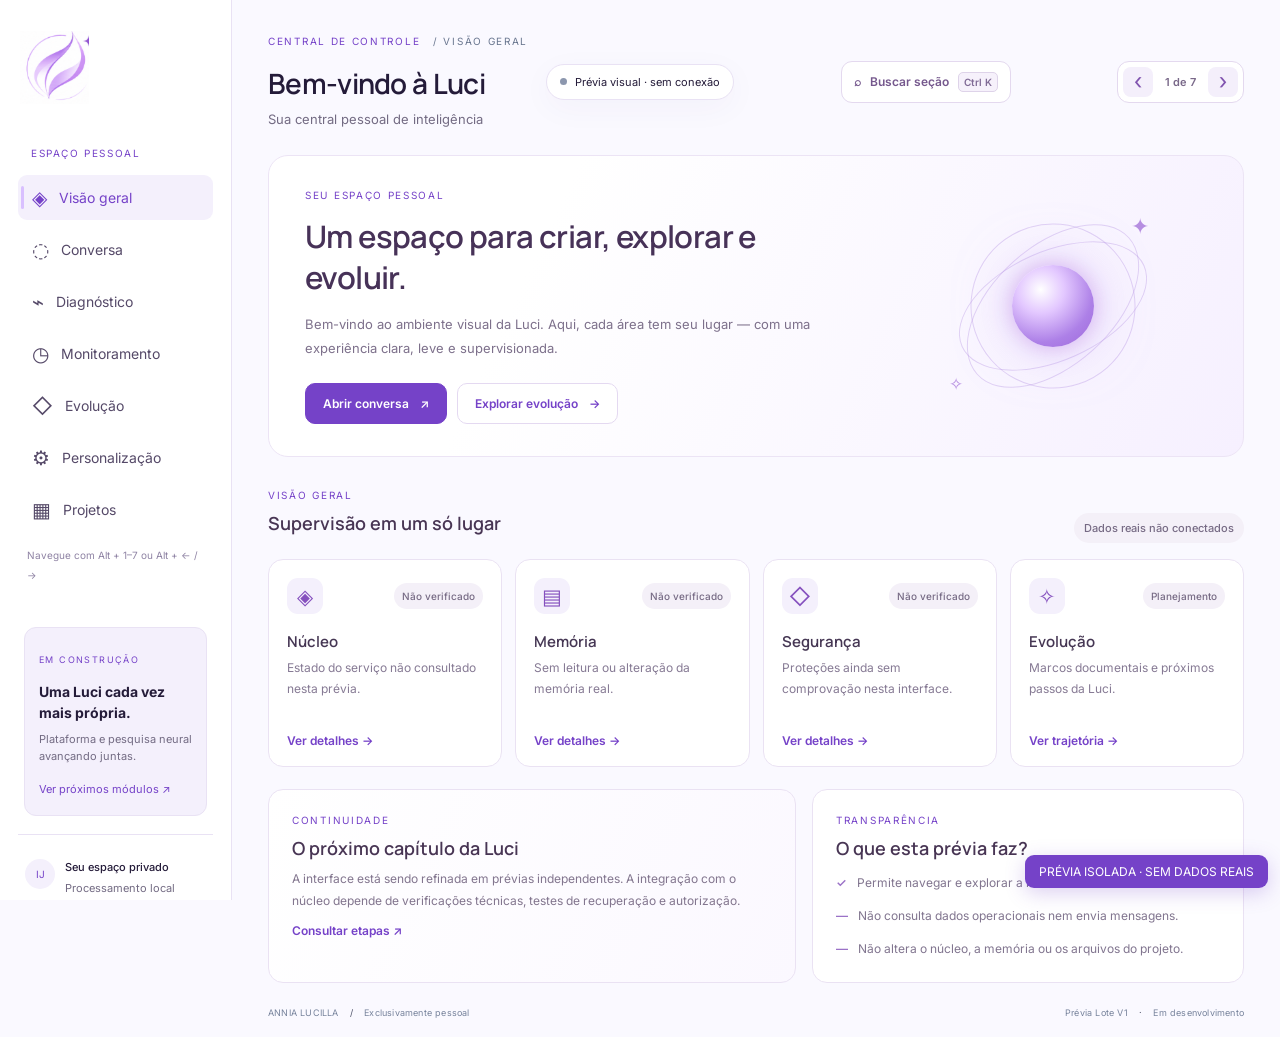
<file: referencia_visual_original/ANNIA_LUCILLA_V25_Interativa.html>
<!DOCTYPE html>

<html lang="pt-BR">
<head>
<meta charset="utf-8"/><meta content="width=device-width, initial-scale=1.0" name="viewport"/>
<meta content="#0b0d17" name="theme-color"/>
<title>ANNIA LUCILLA AI — V25 Consolidação Visual</title>
<style>:root{color-scheme:dark;--fundo:#090c15;--painel:#101522;--linha:#222a3b;--texto:#eef0f9;--suave:#939eb6;--roxo:#a782ff;--verde:#59d5a0}*{box-sizing:border-box;margin:0;padding:0}html{scroll-behavior:smooth;scroll-padding-top:24px}body{background:var(--fundo);color:var(--texto);font-family:'Segoe UI',Arial,sans-serif;font-size:14px;line-height:1.5}a{color:inherit;text-decoration:none}button,textarea{font:inherit}button,a,textarea{-webkit-tap-highlight-color:transparent}button{cursor:pointer}button:disabled{opacity:.5;cursor:wait}:focus-visible{outline:2px solid #b99bff;outline-offset:4px}.sidebar{position:fixed;inset:0 auto 0 0;width:232px;background:#0e1220;border-right:1px solid var(--linha);display:flex;flex-direction:column;padding:30px 18px 20px;z-index:10}.marca{display:flex;align-items:center;gap:10px;padding:0 4px}.marca strong{font-size:12px;letter-spacing:1px}.marca small,.sidebar-rodape small{display:block;color:var(--suave);font-size:11px;margin-top:3px}.simbolo{width:35px;height:38px;background:linear-gradient(145deg,#9b67fc,#6542ca);border:1px solid #bb91ff55;border-radius:11px;display:grid;place-items:center;font-size:22px;font-weight:600;box-shadow:0 0 24px #8b5cf621}.nav-label{margin:42px 13px 14px;color:#758098;font-size:10px;letter-spacing:1.6px}.navegacao{display:grid;gap:7px}.nav-item{padding:12px 14px;border-radius:9px;color:#a4afc5;display:flex;align-items:center;gap:12px;font-size:13px}.nav-item span{font-size:20px;line-height:1}.nav-item:hover{background:#1b2132;color:white}.nav-item.ativo{background:linear-gradient(100deg,#7c49de,#6533c0);color:white;box-shadow:0 4px 18px #7139ce24}.sidebar-projeto{margin:42px 6px 18px;padding:17px 14px;border:1px solid #493368;border-radius:12px;background:linear-gradient(150deg,#211935,#131624)}.pequeno{font-size:9px;letter-spacing:1.4px;color:#bc9eea}.sidebar-projeto strong{display:block;margin-top:12px;font-size:14px;line-height:1.5}.sidebar-projeto p{font-size:11px;color:var(--suave);margin-top:8px}.sidebar-projeto a{display:block;margin-top:17px;color:#c4a5ff;font-size:11px}.sidebar-rodape{margin-top:auto;padding:18px 7px 0;border-top:1px solid var(--linha);display:flex;align-items:center;gap:10px}.sidebar-rodape strong{font-size:11px;font-weight:500}.avatar{width:30px;height:30px;border-radius:50%;background:#25243c;display:grid;place-items:center;font-size:10px;color:#c8b8eb}.aplicacao{margin-left:232px;max-width:1800px;padding:34px 36px 18px}.cabecalho{display:flex;justify-content:space-between;align-items:center;gap:18px}.eyebrow{font-size:10px;letter-spacing:1.7px;color:#a995cb}.eyebrow span{color:#69768f;margin-left:8px}h1{font-size:27px;letter-spacing:-.7px;font-weight:600;margin-top:13px}.subtitulo{color:var(--suave);font-size:13px;margin-top:6px}.estado{display:flex;align-items:center;gap:8px;font-size:11px;border:1px solid var(--linha);background:#111825;border-radius:30px;padding:9px 13px;white-space:nowrap}.indicador{width:7px;height:7px;border-radius:50%;background:#8c97ae}.indicador.online{background:var(--verde);box-shadow:0 0 9px #59d5a033}.indicador.offline{background:#f594a6}.metricas{display:grid;grid-template-columns:repeat(4,minmax(0,1fr));gap:14px;margin-top:28px}.metrica{border:1px solid var(--linha);background:linear-gradient(120deg,#121827,#101420);border-radius:12px;padding:16px 18px;min-width:0}.metrica-titulo{display:flex;align-items:center;gap:8px;color:#b9c1d3;font-size:11px}.metrica-titulo i{font-size:17px;font-style:normal}.icone-roxo{color:var(--roxo)}.icone-azul{color:#70aaff}.icone-verde{color:var(--verde)}.metrica strong{display:block;font-size:19px;font-weight:600;margin-top:10px;overflow-wrap:anywhere}.metrica small{display:block;font-size:10px;color:var(--suave);margin-top:5px}.workspace{display:grid;grid-template-columns:minmax(0,1fr) 300px;gap:20px;margin-top:24px;align-items:start}.painel-chat,.painel-diagnostico,.painel-info,.evolucao{border:1px solid var(--linha);border-radius:14px;background:var(--painel);min-width:0}.painel-chat{overflow:hidden;scroll-margin-top:20px}.titulo-chat{padding:18px 22px;border-bottom:1px solid var(--linha);display:flex;align-items:center;justify-content:space-between;gap:12px}.titulo-chat>div{display:flex;align-items:center;gap:12px}h2{font-size:14px;font-weight:600}.titulo-chat p{font-size:11px;color:var(--suave);margin-top:2px}.orb{display:grid;place-items:center;width:36px;height:36px;border-radius:12px;background:#302143;color:#d4baff;border:1px solid #67428f;font-weight:600}.tag{font-size:9px;letter-spacing:1px;border:1px solid #3b3455;color:#bba7dd;padding:4px 8px;border-radius:5px;white-space:nowrap}.conversa{height:330px;overflow-y:auto;padding:24px 22px;scrollbar-width:thin;scrollbar-color:#37344f transparent}.mensagem{max-width:90%;margin-bottom:18px;padding:14px 17px;border-radius:12px;line-height:1.65;overflow-wrap:anywhere}.mensagem.luci{background:#1b2032;border:1px solid #2b3148}.mensagem.usuario{background:#52318e;border:1px solid #784db8;margin-left:auto}.nome{font-size:9px;letter-spacing:1.3px;font-weight:600;color:#b8a6df;margin-bottom:7px}.usuario .nome{color:#e5d8ff}.conteudo{white-space:pre-wrap;font-size:13px}.area-envio{display:flex;align-items:flex-end;gap:10px;margin:0 18px;padding:10px;background:#0b101c;border:1px solid #303349;border-radius:12px}.area-envio:focus-within{border-color:#8461c7}textarea{flex:1;min-width:0;min-height:46px;max-height:140px;padding:7px 8px;resize:vertical;background:transparent;color:var(--texto);border:0;outline:none;font-size:13px}textarea::placeholder{color:#7d8aa5}#enviar{background:#8150d9;color:white;border:1px solid #9b71eb;border-radius:9px;padding:10px 14px;font-size:12px;font-weight:600;min-height:40px}#enviar:hover{background:#9460ef}.dica-envio{color:#6f7c95;font-size:10px;padding:10px 20px 15px}.dica-envio span{margin:0 6px}.coluna-contexto{display:grid;gap:18px}.painel-diagnostico{padding:18px}.titulo-painel{display:flex;align-items:center;justify-content:space-between;gap:8px}.titulo-painel h2{display:flex;align-items:center;gap:8px}#reconectar{font-size:10px;background:#211c31;color:#c2a9ec;border:1px solid #4b3b65;border-radius:7px;padding:7px 9px;min-height:34px}#reconectar:hover{background:#352647}#estado-diagnostico{color:var(--suave);font-size:11px;line-height:1.6;margin-top:17px}.resumo-diagnostico{display:grid;gap:16px;margin-top:20px}.resumo-diagnostico div{border-left:2px solid #71509f;padding-left:11px}.resumo-diagnostico dt{font-size:10px;color:#9ba6bc}.resumo-diagnostico dd{font-size:12px;overflow-wrap:anywhere;margin-top:5px}.nota-diagnostico{display:flex;align-items:start;gap:8px;border-top:1px solid var(--linha);padding-top:14px;margin-top:22px;color:#8290a9;font-size:10px;line-height:1.7}.nota-diagnostico>span{color:#aa91ce}.painel-info{padding:20px;background:radial-gradient(ellipse at top right,#3d235b44,transparent 75%),#101522}.painel-info .eyebrow{font-size:8px;letter-spacing:1.3px}.painel-info h2{font-size:20px;line-height:1.35;margin-top:12px}.painel-info>p{color:var(--suave);font-size:11px;line-height:1.8;margin-top:12px;margin-bottom:18px}.info-linha{display:flex;justify-content:space-between;gap:10px;font-size:10px;padding:8px 0;border-top:1px solid var(--linha)}.info-linha span{color:var(--suave)}.info-linha b{font-weight:500;text-align:right}.evolucao{margin-top:24px;padding:21px 22px}.secao-titulo{display:flex;align-items:center;justify-content:space-between;gap:16px}.secao-titulo h2{margin-top:6px;font-size:17px}.secao-titulo .eyebrow{font-size:9px}.modulos{display:grid;grid-template-columns:repeat(3,minmax(0,1fr));gap:24px;margin-top:22px}.modulos article{border-top:1px solid var(--linha);padding-top:14px}.modulo-numero{font-size:10px;color:#9a7cc7}.modulos h3{font-size:12px;margin-top:7px;font-weight:500}.modulos p{font-size:11px;line-height:1.7;color:var(--suave);margin-top:6px}footer{display:flex;justify-content:space-between;gap:12px;margin-top:23px;color:#77839c;font-size:9px;letter-spacing:.2px}.footer-separador{margin:0 8px;color:#4e5268}.pular{position:fixed;top:-60px;left:15px;background:#8150d9;padding:12px;z-index:30}.pular:focus{top:12px}.sr-only{position:absolute;width:1px;height:1px;overflow:hidden;clip:rect(0,0,0,0);white-space:nowrap}
@media(min-width:1600px){.aplicacao{margin-right:auto}.workspace{grid-template-columns:minmax(0,1fr) 340px}.conversa{height:380px}}
@media(max-width:1200px){.sidebar{width:200px;padding-left:12px;padding-right:12px}.marca strong{font-size:10px}.aplicacao{margin-left:200px;padding:25px 22px}.workspace{grid-template-columns:minmax(0,1fr) 270px;gap:15px}.metrica{padding:14px}.metrica strong{font-size:16px}}
@media(max-width:1000px){.workspace{grid-template-columns:1fr}.coluna-contexto{grid-template-columns:1fr 1fr}.metricas{grid-template-columns:repeat(2,minmax(0,1fr))}.cabecalho{align-items:flex-start;flex-direction:column}.conversa{height:320px}}
@media(max-width:700px){html{scroll-padding-top:14px}.sidebar{inset:auto 0 0;width:auto;padding:8px 12px max(8px,env(safe-area-inset-bottom));border-right:0;border-top:1px solid #39304a;background:#111222f5;backdrop-filter:blur(16px)}.marca,.nav-label,.sidebar-projeto,.sidebar-rodape{display:none}.navegacao{display:grid;grid-template-columns:repeat(4,1fr);gap:4px}.nav-item{padding:7px 2px;flex-direction:column;gap:3px;font-size:9px;border-radius:9px;min-height:48px}.nav-item span{font-size:19px}.nav-item.ativo{background:#34234b;box-shadow:none;color:#d6b9ff}.aplicacao{margin-left:0;padding:24px 16px 104px}.eyebrow{font-size:9px;letter-spacing:1.2px}.eyebrow span{margin-left:4px}h1{font-size:24px}.subtitulo{font-size:12px}.cabecalho{gap:15px}.estado{font-size:10px;padding:7px 10px}.metricas{margin-top:23px;gap:10px}.metrica{padding:13px}.metrica-titulo{font-size:10px}.metrica strong{font-size:17px}.metrica small{font-size:9px}.workspace{margin-top:18px;gap:16px}.titulo-chat{padding:15px}.conversa{height:310px;padding:18px 14px}.mensagem{max-width:95%;padding:12px 13px}.area-envio{margin:0 12px}.dica-envio{font-size:9px;padding-left:15px}.coluna-contexto{grid-template-columns:1fr}.resumo-diagnostico{grid-template-columns:1fr 1fr}.painel-info{padding:18px}.painel-info h2{font-size:21px}.modulos{grid-template-columns:1fr;gap:17px}.evolucao{padding:18px;margin-top:18px}.secao-titulo h2{font-size:15px}.secao-titulo .tag{font-size:8px}footer{flex-direction:column;gap:5px}.conteudo{font-size:13px}}
@media(prefers-reduced-motion:reduce){html{scroll-behavior:auto}}
</style>
<style>
:root{color-scheme:light;--fundo:#FAF9FF;--painel:#FFFFFF;--linha:#E9E2F4;--texto:#241B39;--suave:#736B83;--roxo:#7542C8;--verde:#29946B}
body{background:var(--fundo);color:var(--texto);font-family:Inter,Arial,sans-serif;font-size:16px}
h1,h2,h3,.marca strong{font-family:Manrope,Inter,Arial,sans-serif}
h1{font-size:28px}h2{font-size:18px}.nav-item{font-size:14px}
.sidebar{background:#FFFFFF;border-color:var(--linha)}.marca strong,.sidebar-rodape strong{color:var(--texto)}.marca small,.sidebar-rodape small{color:var(--suave)}
.nav-label,.eyebrow{color:#7542C8}.nav-item{color:#554968}.nav-item:hover{background:#F4F0FC;color:#7542C8}.nav-item.ativo{background:#F4F0FC;color:#7542C8;box-shadow:none}
.sidebar-projeto{background:#F4F0FC;border-color:#E9E2F4}.sidebar-projeto strong{color:var(--texto)}.sidebar-projeto a{color:#7542C8}.pequeno{color:#7542C8}.avatar{background:#F4F0FC;color:#7542C8}
.estado,.metrica,.painel-chat,.painel-diagnostico,.painel-info,.evolucao{background:#FFFFFF;border-color:var(--linha);box-shadow:0 8px 32px #50307A0A}
.metrica{background:#FFFFFF}.metrica-titulo{color:#6D617F}.metrica strong{color:var(--texto)}.icone-roxo{color:#7542C8}.icone-azul{color:#6A74C9}.icone-verde{color:#29946B}
.orb{background:#F4F0FC;border-color:#E9E2F4;color:#7542C8}.tag{border-color:#E9E2F4;color:#7542C8;background:#FAF9FF}
.conversa{height:360px;background:#FFFFFF}.mensagem,.mensagem.luci,.mensagem.usuario{background:transparent;border:0;border-radius:0;box-shadow:none;padding:10px 0 16px;max-width:86%}.mensagem.usuario{text-align:right;margin-left:auto}.nome,.usuario .nome{color:#7542C8}.conteudo{font-size:16px;color:var(--texto)}
.area-envio{background:#FAF9FF;border-color:#E9E2F4}textarea{color:var(--texto);font-size:16px}textarea::placeholder{color:#857A98}#enviar{background:#7542C8;color:white;border-color:#7542C8}#enviar:disabled{opacity:.6;cursor:not-allowed}
#reconectar{background:#F4F0FC;color:#7542C8;border-color:#E9E2F4}#estado-diagnostico{color:var(--suave)}.resumo-diagnostico dt{color:var(--suave)}.nota-diagnostico{background:#F4F0FC;color:var(--suave);border-color:#E9E2F4}
.painel-info{background:#F4F0FC}.info-linha{border-color:#E9E2F4}.evolucao .modulos article{background:#FFFFFF;border-color:#E9E2F4}
:focus-visible{outline-color:#7542C8}
</style><link href="https://fonts.googleapis.com" rel="preconnect"/><link crossorigin="" href="https://fonts.gstatic.com" rel="preconnect"/><link href="https://fonts.googleapis.com/css2?family=Inter:wght@400;500;600&amp;family=Manrope:wght@600&amp;display=swap" rel="stylesheet"/><style>
/* Abas laterais da prévia isolada: uma página de conteúdo por vez. */
.pagina-aba{display:none;animation:aba-entrar .18s ease-out;min-height:55vh}
.pagina-aba.ativa{display:block}
@keyframes aba-entrar{from{opacity:.65;transform:translateY(5px)}to{opacity:1;transform:translateY(0)}}
.pagina-aba .metricas{margin-top:0}
.pagina-aba .painel-chat{max-width:1100px}
.pagina-aba .conversa{height:min(54vh,560px);min-height:310px}
.pagina-aba[data-page="diagnostico"]{max-width:960px;display:none;grid-template-columns:1fr 1fr;gap:20px;align-content:start}
.pagina-aba[data-page="diagnostico"].ativa{display:grid}
.pagina-aba[data-page="evolucao"] .evolucao{margin-top:0}
.boas-vindas{margin-top:24px;padding:32px;background:#FFFFFF;border:1px solid var(--linha);border-radius:14px}
.boas-vindas h2{font-size:22px;margin:10px 0}
.boas-vindas p:not(.eyebrow){color:var(--suave);line-height:1.8;max-width:650px}
.atalhos{display:flex;gap:10px;flex-wrap:wrap;margin-top:24px}
.atalhos button{background:#F4F0FC;color:#7542C8;border:1px solid #E9E2F4;border-radius:10px;padding:12px 15px}
.atalhos button:hover{background:#EAE0F9}
.cabecalho{margin-bottom:25px}
@media(max-width:900px){.pagina-aba[data-page="diagnostico"].ativa{grid-template-columns:1fr}}
@media(max-width:700px){.pagina-aba .conversa{height:48vh}.boas-vindas{padding:20px}.atalhos button{flex:1 1 100%}}
@media(prefers-reduced-motion:reduce){.pagina-aba{animation:none}}
</style><style>
/* Refinamento da aba Conversa — prévia visual isolada */
.chat-status{display:flex;justify-content:space-between;align-items:center;gap:12px;flex-wrap:wrap;padding:15px 20px;background:#F4F0FC;border:1px solid #E9E2F4;border-radius:13px;margin-bottom:18px;font-size:13px}
.chat-status strong{font-weight:600}.chat-muted{color:#736B83}.chat-dot{display:inline-block;width:8px;height:8px;border-radius:50%;background:#9B90AE;margin-right:7px}
.chat-mode{font-size:10px;letter-spacing:.08em;color:#7542C8;font-weight:600}
.sugestoes{padding:17px 20px 12px;border-top:1px solid #EEE9F7}
.sugestoes p{font-size:13px;color:#736B83;margin:0 0 12px}
.sugestoes-botoes{display:flex;gap:9px;flex-wrap:wrap}
.sugestoes button{font:500 13px Inter,Arial,sans-serif;background:#FAF9FF;border:1px solid #E9E2F4;color:#7542C8;border-radius:999px;padding:10px 13px;cursor:pointer}
.sugestoes button:hover{background:#F4F0FC}
#enviar:disabled{opacity:.45;cursor:not-allowed}
.chat-aviso{font-size:12px;color:#736B83;padding:12px 20px 0;line-height:1.5}
.chat-counter{position:absolute;right:14px;bottom:-24px;font-size:11px;color:#736B83}
#formulario{position:relative;margin-bottom:22px}
.pagina-aba[data-page="chat"] .conversa{min-height:260px;height:min(40vh,440px)}
@media(max-width:700px){.chat-status{padding:12px}.chat-mode{font-size:9px}.sugestoes{padding:12px}.sugestoes button{font-size:12px}}
</style><style>
/* Marca Luci — demonstração visual isolada */
.sidebar .marca-luci, .marca-luci {
 display:flex!important; align-items:center!important; justify-content:flex-start!important;
 gap:0!important; width:max-content; max-width:100%; min-height:74px;
 overflow:visible; text-decoration:none; padding:3px 6px 3px 0;
 border-radius:12px; isolation:isolate;
}
.marca-luci .luci-emblema{
 display:block; width:73px; height:73px; object-fit:contain; flex:0 0 73px;
 transition:transform .32s ease,filter .32s ease;
}
.marca-luci .luci-nome{
 display:inline-block; max-width:0; opacity:0; overflow:hidden; white-space:nowrap;
 font:500 32px/1.3 Inter,Arial,sans-serif; letter-spacing:-1.3px;
 color:#8A49BA; transform:translateX(-12px);
 transition:max-width .42s cubic-bezier(.2,.8,.2,1),opacity .24s ease,transform .42s ease;
}
.marca-luci:hover .luci-nome,.marca-luci:focus-visible .luci-nome{
 max-width:120px;opacity:1;transform:translateX(0);
}
.marca-luci:hover .luci-emblema,.marca-luci:focus-visible .luci-emblema{
 transform:scale(1.035);filter:drop-shadow(0 2px 7px #d7b2f16e);
}
.marca-luci:focus-visible{outline:2px solid #7542C8;outline-offset:4px}
@media(prefers-reduced-motion:reduce){
 .marca-luci .luci-emblema,.marca-luci .luci-nome{transition:none}
}
</style><style>
/* Diagnóstico explorável, sem telemetria simulada */
.pagina-aba[data-page="diagnostico"].ativa{display:block;max-width:1100px}
.diag-intro{display:flex;justify-content:space-between;gap:20px;align-items:flex-start;margin:0 0 22px}
.diag-intro h2{font:600 23px/1.3 Manrope,Inter,sans-serif;margin:8px 0}
.diag-intro p:not(.eyebrow){max-width:650px;line-height:1.7;color:#756d85;font-size:14px}
.diag-preview{flex-shrink:0;border:1px solid #e7def3;background:#f7f3fc;color:#7953a9;border-radius:999px;font:600 10px Inter,sans-serif;letter-spacing:.07em;padding:9px 12px}
.diag-grid{display:grid;grid-template-columns:repeat(2,minmax(0,1fr));gap:15px}
.diag-card{border:1px solid #e9e2f4;border-radius:15px;background:#fff;overflow:hidden;box-shadow:0 3px 18px #6c43800b;transition:border-color .2s,box-shadow .2s}
.diag-card[open]{border-color:#cdb4ed;box-shadow:0 6px 22px #7542c813}
.diag-card summary{display:flex;align-items:center;gap:12px;padding:19px 16px;cursor:pointer;list-style:none}
.diag-card summary::-webkit-details-marker{display:none}
.diag-card summary:focus-visible{outline:2px solid #7542c8;outline-offset:-3px}
.diag-ico{width:39px;height:39px;display:grid;place-items:center;flex:0 0 39px;border-radius:12px;background:#f4f0fc;color:#8a54c4;font-size:22px}
.diag-title{display:flex;flex:1;flex-direction:column;gap:5px;min-width:0;font:600 14px Inter,sans-serif;color:#34284a}
.diag-title small{font:400 12px Inter,sans-serif;color:#857b92}
.diag-state{white-space:nowrap;font:500 11px Inter,sans-serif;color:#73657e;background:#f5f2f8;padding:7px 9px;border-radius:999px}
.diag-arrow{color:#9b7fc0;transition:transform .2s}.diag-card[open] .diag-arrow{transform:rotate(180deg)}
.diag-details{padding:0 18px 18px 67px;font-size:13px;color:#71687d}
.diag-details>p{line-height:1.65;margin:0 0 14px}
.diag-details dl{border-top:1px solid #eee9f5;margin:0}
.diag-details dl>div{display:flex;justify-content:space-between;gap:12px;padding:11px 0;border-bottom:1px solid #f3eff8}
.diag-details dt{color:#8b8198}.diag-details dd{margin:0;text-align:right;color:#4c405b;font-weight:500}
.diag-footer{display:flex;align-items:flex-start;gap:12px;margin-top:22px;padding:16px 18px;background:#f4f0fc;border-radius:12px;color:#71687d;font-size:12px;line-height:1.7}
.diag-footer p{margin:0}.diag-footer strong{color:#4c405b}
@media(max-width:900px){.diag-grid{grid-template-columns:1fr}.diag-intro{flex-wrap:wrap}}
@media(max-width:550px){.diag-card summary{gap:9px;padding:15px 11px}.diag-state{font-size:10px}.diag-details{padding-left:16px}.diag-title{font-size:13px}.diag-title small{font-size:11px}}
@media(prefers-reduced-motion:reduce){.diag-card,.diag-arrow{transition:none}}
</style><style>
/* Aba Evolução — linha do tempo demonstrativa */
.ev-head{display:flex;justify-content:space-between;align-items:flex-start;gap:20px;margin-bottom:22px}
.ev-head h2{font:600 23px/1.3 Manrope,Inter,sans-serif;margin:8px 0}
.ev-head p:not(.eyebrow){max-width:690px;font-size:14px;line-height:1.7;color:#756d85}
.ev-summary{display:grid;grid-template-columns:repeat(3,minmax(0,1fr));gap:13px;margin-bottom:30px}
.ev-summary>div{background:#fff;border:1px solid #e9e2f4;border-radius:14px;padding:20px 17px;display:flex;flex-direction:column;gap:9px}
.ev-summary span{font:500 12px Inter,sans-serif;color:#8c809c}
.ev-summary strong{font:600 15px Manrope,Inter,sans-serif;color:#65428d}
.ev-summary small{font:400 12px/1.6 Inter,sans-serif;color:#8c809c}
.ev-toolbar{display:flex;align-items:center;justify-content:space-between;gap:15px;flex-wrap:wrap;margin-bottom:17px}
.ev-toolbar h3{font:600 18px Manrope,Inter,sans-serif;margin:0}
.ev-filter{display:flex;gap:5px;background:#f4f0fc;padding:4px;border-radius:10px}
.ev-filter button{border:0;background:transparent;color:#7b6c8c;border-radius:8px;padding:9px 12px;font:500 12px Inter,sans-serif;cursor:pointer}
.ev-filter button[aria-pressed="true"]{background:#fff;color:#7542c8;box-shadow:0 1px 5px #7542c81c}
.ev-timeline{position:relative;padding-left:22px}
.ev-timeline:before{content:"";position:absolute;left:7px;top:20px;bottom:20px;width:2px;background:#e7d8f6}
.ev-step{position:relative;background:#fff;border:1px solid #e9e2f4;border-radius:13px;margin-bottom:13px;box-shadow:0 2px 13px #7542c809}
.ev-step[hidden]{display:none}
.ev-step[open]{border-color:#cdb4ed}
.ev-step summary{list-style:none;display:flex;gap:12px;align-items:center;padding:18px 17px;cursor:pointer}
.ev-step summary::-webkit-details-marker{display:none}
.ev-step summary:focus-visible{outline:2px solid #7542c8;outline-offset:-3px}
.ev-point{position:absolute;left:-22px;top:25px;width:15px;height:15px;background:#cba4eb;border:3px solid #faf9ff;border-radius:50%;box-shadow:0 0 0 1px #b58ad9}
.ev-step[data-ev-state="pendente"] .ev-point{background:#aaa0b5}
.ev-step-main{flex:1;min-width:0}
.ev-step-top{display:flex;align-items:center;justify-content:space-between;gap:12px}
.ev-step-top strong{font:600 14px Inter,sans-serif;color:#423550}
.ev-step-top em{font:500 11px Inter,sans-serif;font-style:normal;white-space:nowrap;color:#7953a9;background:#f4f0fc;border-radius:99px;padding:7px 9px}
.ev-step[data-ev-state="pendente"] .ev-step-top em{background:#f5f3f7;color:#786f81}
.ev-step-main small{display:block;margin-top:7px;color:#877c94;font:400 12px Inter,sans-serif}
.ev-chevron{color:#a18ab9;transition:transform .2s}.ev-step[open] .ev-chevron{transform:rotate(180deg)}
.ev-content{padding:0 20px 18px;color:#756d85;font:400 13px/1.7 Inter,sans-serif}
.ev-content p{margin:0 0 9px}.ev-content b{color:#59476b}
.ev-disclaimer{background:#f4f0fc;border-radius:12px;padding:16px 18px;color:#756d85;font:400 12px/1.7 Inter,sans-serif;margin-top:22px}
@media(max-width:850px){.ev-summary{grid-template-columns:1fr}.ev-head{flex-wrap:wrap}}
@media(max-width:560px){.ev-step-top{align-items:flex-start;flex-direction:column;gap:8px}.ev-filter{width:100%;justify-content:space-between}.ev-filter button{flex:1}.ev-head h2{font-size:21px}}
@media(prefers-reduced-motion:reduce){.ev-chevron{transition:none}}
</style><style>
/* V4 — Home integrada, totalmente demonstrativa */
.home-hero{display:grid;grid-template-columns:minmax(0,1.3fr) minmax(220px,.7fr);gap:20px;align-items:center;min-height:285px;background:linear-gradient(115deg,#fff 28%,#f6f0ff 100%);border:1px solid #ece4f5;border-radius:20px;padding:32px 36px;overflow:hidden}
.home-hero-copy{position:relative;z-index:1}.home-hero h2{font:600 clamp(22px,2.5vw,31px)/1.35 Manrope,Inter,sans-serif;color:#473258;max-width:490px;letter-spacing:-.6px;margin:13px 0}
.home-hero-copy>p:not(.eyebrow){font:400 13px/1.85 Inter,sans-serif;color:#7d708b;max-width:540px}
.home-actions{display:flex;gap:10px;flex-wrap:wrap;margin-top:23px}
.home-actions button{border-radius:10px;padding:12px 17px;font:600 12px Inter,sans-serif;cursor:pointer}
.home-primary{background:#7542c8;color:#fff;border:1px solid #7542c8}.home-primary:hover{background:#6635b6}
.home-secondary{background:#fff;color:#7542c8;border:1px solid #e4d9f1}.home-secondary:hover{background:#f5effc}
.home-actions span{margin-left:8px}
.home-hero-art{position:relative;width:min(100%,280px);height:230px;justify-self:center;display:grid;place-items:center}
.home-orbit{position:absolute;left:50%;top:50%;border:1.5px solid #bb9be46b;border-radius:50%;transform:translate(-50%,-50%)}
.home-orbit-one{width:200px;height:110px;transform:translate(-50%,-50%) rotate(-24deg)}
.home-orbit-two{width:165px;height:165px;transform:translate(-50%,-50%) rotate(27deg)}
.home-orbit-three{width:120px;height:205px;transform:translate(-50%,-50%) rotate(48deg)}
.home-core{height:82px;width:82px;border-radius:50%;background:radial-gradient(circle at 35% 30%,#fff 0%,#e3c8ff 30%,#ad80e7 67%,#9c66da 100%);box-shadow:0 0 20px #d6b6f0,0 0 55px #c6a5f48c;animation:home-pulse 5s ease-in-out infinite}
.home-spark{position:absolute;color:#b68ee1}.home-spark-one{top:19px;right:44px;font-size:22px}.home-spark-two{bottom:23px;left:36px;font-size:17px}
@keyframes home-pulse{50%{box-shadow:0 0 30px #d6b6f0,0 0 70px #c6a5f48c}}
.home-section-title{display:flex;justify-content:space-between;align-items:end;gap:16px;flex-wrap:wrap;margin:31px 0 16px}
.home-section-title h3,.home-bottom h3{font:600 18px Manrope,Inter,sans-serif;color:#483554;margin:8px 0}
.home-neutral-pill,.home-status-neutral{font:500 11px Inter,sans-serif;color:#766a84;background:#f4f0f8;border-radius:99px;padding:8px 10px;white-space:nowrap}
.home-overview-grid{display:grid;grid-template-columns:repeat(4,minmax(0,1fr));gap:13px}
.home-status-card{background:#fff;border:1px solid #eae2f3;border-radius:15px;padding:18px;min-width:0;display:flex;flex-direction:column}
.home-card-head{display:flex;justify-content:space-between;align-items:center;gap:8px}
.home-card-icon{width:36px;height:36px;border-radius:11px;display:grid;place-items:center;background:#f4f0fc;color:#8550be;font-size:21px}
.home-status-neutral{font-size:10px;padding:7px 8px}
.home-status-card h4{font:600 15px Manrope,Inter,sans-serif;color:#453653;margin:17px 0 6px}
.home-status-card p{font:400 12px/1.7 Inter,sans-serif;color:#867a94;flex:1;min-height:65px}
.home-status-card button,.home-next button{background:none;border:0;color:#7542c8;text-align:left;font:600 12px Inter,sans-serif;padding:10px 0 0;cursor:pointer}
.home-status-card button:hover,.home-next button:hover{text-decoration:underline}
.home-bottom{display:grid;grid-template-columns:1.1fr .9fr;gap:16px;margin-top:22px}
.home-next,.home-transparency{border:1px solid #eae2f3;border-radius:15px;background:#fff;padding:23px}
.home-next{background:linear-gradient(115deg,#fff,#fbf8ff)}
.home-next>p:not(.eyebrow){color:#82758e;font:400 12px/1.85 Inter,sans-serif;max-width:590px}
.home-transparency>div{display:flex;gap:10px;align-items:flex-start;margin-top:13px;color:#81758f;font:400 12px/1.65 Inter,sans-serif}
.home-transparency>div span{color:#9b72c7;font-weight:600}.home-transparency>div p{margin:0}
@media(max-width:1150px){.home-overview-grid{grid-template-columns:repeat(2,minmax(0,1fr))}}
@media(max-width:850px){.home-hero{grid-template-columns:1fr}.home-hero-art{height:165px}.home-orbit-one{width:160px;height:90px}.home-orbit-two{width:125px;height:125px}.home-orbit-three{width:90px;height:155px}.home-core{width:65px;height:65px}.home-bottom{grid-template-columns:1fr}}
@media(max-width:550px){.home-hero{padding:23px 20px}.home-overview-grid{grid-template-columns:1fr}.home-status-card p{min-height:0}.home-actions button{flex:1 1 100%}.home-section-title{align-items:flex-start}.home-hero-art{height:135px}}
@media(prefers-reduced-motion:reduce){.home-core{animation:none}}
</style><style>
/* V5: Monitoramento — vazio por design, sem métricas fictícias */
.mon-heading{display:flex;justify-content:space-between;align-items:flex-start;gap:16px;flex-wrap:wrap;margin-bottom:18px}
.mon-heading h2{font:600 24px/1.3 Manrope,Inter,sans-serif;margin:8px 0;color:#443453}
.mon-heading p:not(.eyebrow){font:400 13px/1.7 Inter,sans-serif;color:#85798f;max-width:650px}
.mon-live,.mon-chip{display:inline-flex;align-items:center;gap:7px;white-space:nowrap;background:#f4f0f8;border:1px solid #ece5f3;color:#776c85;padding:9px 12px;border-radius:99px;font:500 11px Inter,sans-serif}
.mon-dot{width:7px;height:7px;background:#b2a6be;border-radius:50%}
.mon-note{background:#f7f3fc;border:1px solid #e9ddf4;border-radius:13px;padding:14px 18px;margin-bottom:19px}
.mon-note strong{color:#65488a;font:600 12px Inter,sans-serif}.mon-note p{font:400 12px/1.65 Inter,sans-serif;color:#7c7188;margin:5px 0 0}
.mon-metrics{display:grid;grid-template-columns:repeat(4,minmax(0,1fr));gap:13px;margin-bottom:18px}
.mon-metric{border:1px solid #eae2f3;border-radius:15px;background:#fff;padding:17px 18px;min-width:0}
.mon-metric>div:first-child{display:flex;align-items:center;justify-content:space-between;color:#81748f;font:500 12px Inter,sans-serif}
.mon-icon{display:grid;place-items:center;width:31px;height:31px;border-radius:9px;background:#f5f0fc;color:#8b5ec2;font-size:18px}
.mon-metric strong{display:block;font:600 28px Manrope,Inter,sans-serif;color:#544463;margin:13px 0 4px}
.mon-metric small{font:400 11px Inter,sans-serif;color:#9a90a4}
.mon-track{height:5px;border-radius:5px;background:#f1edf5;margin-top:17px}
.mon-layout{display:grid;grid-template-columns:1.25fr 1fr;gap:16px}
.mon-panel{min-width:0;background:#fff;border:1px solid #eae2f3;border-radius:16px;padding:20px}
.mon-panel-title{display:flex;justify-content:space-between;align-items:start;gap:12px;margin-bottom:18px}
.mon-panel-title h3{font:600 15px Manrope,Inter,sans-serif;color:#483953;margin:0 0 6px}
.mon-panel-title p{font:400 11px Inter,sans-serif;color:#93869e;margin:0}
.mon-chip{font-size:10px;padding:7px 9px}
.mon-empty-graph{height:218px;position:relative;display:grid;place-items:center;overflow:hidden;border-radius:11px;background:linear-gradient(180deg,#fdfcff,#faf8fd)}
.mon-grid-lines{position:absolute;inset:0;background:repeating-linear-gradient(to bottom,transparent 0,transparent calc(25% - 1px),#eee7f4 calc(25% - 1px),#eee7f4 25%)}
.mon-empty-message{z-index:1;text-align:center;background:#fcfaffd9;padding:16px;display:flex;flex-direction:column;gap:8px;align-items:center;max-width:85%}
.mon-empty-message>span{font-size:27px;color:#b391d8}.mon-empty-message strong{font:600 13px Inter,sans-serif;color:#6d5c7c}
.mon-empty-message small{font:400 11px/1.5 Inter,sans-serif;color:#93879e}
.mon-legend{display:flex;gap:15px;flex-wrap:wrap;font:400 10px Inter,sans-serif;color:#95899e;margin-top:14px}
.mon-legend span:last-child{margin-left:auto}.mon-legend i{display:inline-block;width:8px;height:8px;border-radius:50%;margin-right:5px;background:#ae86d7}
.mon-legend .mon-legend-ram{background:#d3bce9}
.mon-system-rows>div{display:flex;justify-content:space-between;gap:14px;padding:13px 0;border-bottom:1px solid #f2eef7;font:400 11px Inter,sans-serif;color:#85798f}
.mon-system-rows strong{font-weight:500;text-align:right;color:#6d627a}
.mon-link{background:none;border:0;color:#7542c8;font:600 12px Inter,sans-serif;padding:17px 0 0;cursor:pointer}
.mon-link:hover{text-decoration:underline}
.mon-empty-small{display:flex;flex-direction:column;align-items:center;justify-content:center;min-height:180px;text-align:center;gap:10px}
.mon-empty-small span{font-size:30px;color:#b794dc}.mon-empty-small strong{font:600 13px Inter,sans-serif;color:#6d5c7c}
.mon-empty-small p{font:400 11px/1.7 Inter,sans-serif;color:#94899e;max-width:330px}
.mon-bottom{display:flex;align-items:start;gap:10px;margin-top:18px;border-radius:12px;background:#f4f0fc;padding:16px;color:#766c82;font:400 12px/1.7 Inter,sans-serif}
.mon-bottom p{margin:0}.mon-bottom strong{color:#554468}
@media(max-width:1050px){.mon-metrics{grid-template-columns:repeat(2,minmax(0,1fr))}.mon-layout{grid-template-columns:1fr}}
@media(max-width:550px){.mon-metrics{grid-template-columns:1fr 1fr;gap:9px}.mon-metric{padding:13px}.mon-panel{padding:15px}.mon-heading h2{font-size:21px}.mon-metric strong{font-size:24px}}
@media(max-width:370px){.mon-metrics{grid-template-columns:1fr}}
</style><style>
/* V6: mapa mental circular — demonstrativo e interativo */
.mind-head{display:flex;justify-content:space-between;align-items:flex-start;flex-wrap:wrap;gap:12px;margin-bottom:18px}
.mind-head h2{font:600 24px Manrope,Inter,sans-serif;color:#453253;margin:8px 0}
.mind-head p:not(.eyebrow){color:#83758e;font:400 13px/1.6 Inter,sans-serif}
.mind-preview{font:600 10px Inter,sans-serif;letter-spacing:.04em;color:#755c90;border:1px solid #e7d9f5;border-radius:999px;padding:9px 12px;background:#f7f2fc}
.mind-toolbar{display:flex;align-items:center;justify-content:space-between;gap:14px;flex-wrap:wrap;background:#fff;border:1px solid #ece3f5;border-radius:14px;padding:15px 19px;margin-bottom:14px}
.mind-toolbar-copy{display:flex;flex-direction:column;gap:5px}.mind-toolbar-copy strong{font:600 14px Inter,sans-serif;color:#4b3b5c}.mind-toolbar-copy span{font:400 12px Inter,sans-serif;color:#91849d}
.mind-controls{display:flex;gap:8px}.mind-controls button{border:1px solid #e5d9f2;border-radius:9px;padding:10px 13px;background:#fff;color:#7542c8;font:600 11px Inter,sans-serif;cursor:pointer}.mind-controls #mind-play{background:#7542c8;color:white;border-color:#7542c8}
.mind-controls button:focus-visible,.mind-node:focus-visible{outline:3px solid #b08cdd;outline-offset:3px}
.mind-layout{display:grid;grid-template-columns:minmax(0,1fr) 265px;gap:15px}
.mind-map{position:relative;min-height:620px;aspect-ratio:700/650;max-height:740px;background:radial-gradient(circle at 50% 50%,#f3eaff 0%,#fcfaff 37%,#fff 80%);border:1px solid #ebe0f5;border-radius:18px;overflow:hidden;isolation:isolate}
.mind-lines{position:absolute;inset:0;width:100%;height:100%;pointer-events:none}
.mind-path{fill:none;stroke:#d5bde9;stroke-width:5;stroke-linecap:round;opacity:.75;transition:stroke .3s,stroke-width .3s,opacity .3s}
.mind-path.active{stroke:#954bdf;stroke-width:8;opacity:1;stroke-dasharray:13 12;animation:mind-flow 1.2s linear infinite;filter:drop-shadow(0 0 4px #b887f0)}
.mind-guide{fill:none;stroke:#d9c8ee;stroke-width:1.5;stroke-dasharray:4 9;opacity:.5}.mind-guide-inner{stroke-dasharray:none;opacity:.25}
@keyframes mind-flow{to{stroke-dashoffset:-50}}
.mind-node{position:absolute;left:var(--mx);top:var(--my);transform:translate(-50%,-50%);width:clamp(105px,18%,150px);aspect-ratio:1;border-radius:50%;border:2px solid var(--node-color,#a16bd6);background:radial-gradient(circle at 32% 25%,#fff,var(--node-tint,#f4eaff) 80%);color:#44334f;box-shadow:0 7px 22px #7542c819,0 0 0 6px #ffffffaa;display:flex;flex-direction:column;align-items:center;justify-content:center;gap:5px;text-align:center;cursor:pointer;padding:10px;transition:box-shadow .3s,scale .3s}
.mind-node strong{font:600 clamp(10px,1.15vw,14px)/1.2 Manrope,Inter,sans-serif}.mind-node small{font:400 clamp(9px,.85vw,11px)/1.25 Inter,sans-serif;color:#7b6a89}
.mind-node .mind-symbol{font-size:27px;line-height:1;color:var(--node-color)}
.mind-node.selected,.mind-node.demo-active{box-shadow:0 0 0 7px #d7b8f18a,0 0 35px #b08bdc8c;scale:1.045}
.mind-center{width:clamp(135px,23%,185px);border:3px solid #ac7bdf;background:radial-gradient(circle at 35% 22%,#d8b5ff,#a66be0 52%,#7542c8 100%);color:white;box-shadow:0 0 0 11px #d9baf060,0 0 40px #9f65df7d}
.mind-center strong{font-size:clamp(18px,2vw,25px)}.mind-center small{color:#f9f1ff}.mind-center-mark{font-size:38px;line-height:1;color:white}
.mind-side{display:flex;flex-direction:column;gap:13px}.mind-detail{border:1px solid #eae1f3;background:#fff;border-radius:15px;padding:18px}
.mind-detail-icon{width:44px;height:44px;border-radius:13px;background:#f3eaff;color:#8d51c6;display:grid;place-items:center;font-size:24px;margin:14px 0 10px}
.mind-detail h3{font:600 16px Manrope,Inter,sans-serif;color:#4b395a;margin:8px 0}
.mind-detail>p:not(.eyebrow){font:400 12px/1.75 Inter,sans-serif;color:#82748e}
.mind-detail-status{border-top:1px solid #eee8f5;padding-top:13px;display:flex;justify-content:space-between;gap:8px;font:400 11px Inter,sans-serif;color:#8a7b95}.mind-detail-status strong{font-weight:500;color:#6d5c7d}
.mind-step{font:600 13px Inter,sans-serif;color:#7542c8;background:#f6effe;border-radius:9px;padding:11px;margin:12px 0}
.mind-sequence{display:flex;gap:5px;margin-top:15px}.mind-sequence span{height:6px;flex:1;border-radius:5px;background:#ece4f4}.mind-sequence span.active{background:#9758d6}
.mind-hardware>div{display:flex;justify-content:space-between;padding:10px 0;border-bottom:1px solid #f1edf6;color:#857790;font:400 12px Inter,sans-serif}.mind-hardware strong{color:#51435e}.mind-hardware small{display:block;color:#9a8fa3;font:400 11px Inter,sans-serif;margin-top:12px}
.mind-bottom{display:flex;gap:10px;background:#f4f0fc;border-radius:12px;padding:15px 17px;margin-top:16px;color:#766987;font:400 12px/1.7 Inter,sans-serif}.mind-bottom p{margin:0}
@media(max-width:1150px){.mind-layout{grid-template-columns:1fr}.mind-side{display:grid;grid-template-columns:repeat(3,minmax(0,1fr))}.mind-map{min-height:0}}
@media(max-width:650px){.mind-map{aspect-ratio:1/1;min-height:380px}.mind-node{width:22%;padding:4px;gap:2px}.mind-center{width:25%}.mind-node .mind-symbol{font-size:18px}.mind-center-mark{font-size:23px}.mind-node strong{font-size:10px}.mind-node small{font-size:8px}.mind-side{grid-template-columns:1fr}.mind-controls{width:100%}.mind-controls button{flex:1}.mind-head h2{font-size:21px}}
@media(prefers-reduced-motion:reduce){.mind-path.active{animation:none}.mind-node,.mind-path{transition:none}}
</style><style>
/* V7 — conversa fluida, sem balões; atividade estritamente demonstrativa */
.pagina-aba[data-page="chat"] .painel-chat{max-width:1060px;margin:0 auto;background:linear-gradient(180deg,#fff,#fdfbff);border:1px solid #eae1f3;border-radius:20px;box-shadow:0 12px 45px #7542c80c;overflow:hidden}
.v7-status{display:flex;align-items:center;justify-content:space-between;gap:16px;padding:18px 24px;background:#faf7ff;border-bottom:1px solid #eee7f6;flex-wrap:wrap}
.v7-status-label{display:flex;align-items:center;gap:11px}.v7-status-label>div{display:flex;flex-direction:column;gap:5px}.v7-status-label strong{font:600 13px Inter,sans-serif;color:#493655}.v7-status-label small{font:400 11px Inter,sans-serif;color:#8a7a97}
.v7-status-led{height:10px;width:10px;border-radius:50%;background:#b9abc8;box-shadow:0 0 0 5px #e9e1f1}
.v7-monitor-link{background:white;border:1px solid #e5d7f3;border-radius:10px;padding:11px 13px;color:#7542c8;font:600 12px Inter,sans-serif;cursor:pointer;transition:background .2s,transform .2s}
.v7-monitor-link:hover{background:#f6f0fc;transform:translateY(-1px)}
.pagina-aba[data-page="chat"] .titulo-chat{padding-top:24px}
.pagina-aba[data-page="chat"] .titulo-chat .orb{background:radial-gradient(circle at 35% 25%,#dbb9ff,#9c62dc 70%,#7542c8);color:white;box-shadow:0 0 23px #c4a1e77d;border-radius:50%}
.v7-activity{margin:12px 24px 17px;border:1px solid #e9e0f3;border-radius:13px;padding:12px 15px;background:#fcfaff;display:flex;align-items:center;gap:13px}
.v7-activity-orb{display:flex;align-items:center;justify-content:center;gap:4px;width:40px;height:40px;flex-shrink:0;border-radius:50%;background:#f1e8fc}
.v7-activity-orb i{height:5px;width:5px;border-radius:50%;background:#a77bd4;opacity:.45}
.v7-activity.demo-on .v7-activity-orb i{animation:v7-wave .9s ease-in-out infinite}.v7-activity.demo-on .v7-activity-orb i:nth-child(2){animation-delay:.14s}.v7-activity.demo-on .v7-activity-orb i:nth-child(3){animation-delay:.28s}
@keyframes v7-wave{0%,100%{transform:translateY(0);opacity:.45}50%{transform:translateY(-6px);opacity:1}}
.v7-activity>div{flex:1;min-width:0}.v7-activity strong{font:600 12px Inter,sans-serif;color:#534060}.v7-activity p{font:400 11px/1.6 Inter,sans-serif;color:#887a94;margin:5px 0 0}
.v7-activity button{background:#fff;border:1px solid #e7d8f5;border-radius:9px;padding:9px 11px;color:#7542c8;font:600 11px Inter,sans-serif;cursor:pointer}
.pagina-aba[data-page="chat"] .conversa{scroll-behavior:smooth}
.pagina-aba[data-page="chat"] .mensagem{animation:v7-enter .45s ease both}
@keyframes v7-enter{from{opacity:0;transform:translateY(7px)}to{opacity:1;transform:translateY(0)}}
.pagina-aba[data-page="chat"] .area-envio{transition:border-color .2s,box-shadow .2s}
.pagina-aba[data-page="chat"] .area-envio:focus-within{box-shadow:0 0 0 3px #b991dd29;border-color:#c2a4e5}
@media(max-width:650px){.v7-status{padding:15px}.v7-monitor-link{width:100%}.v7-activity{margin:12px 14px;flex-wrap:wrap}.v7-activity button{width:100%}}
@media(prefers-reduced-motion:reduce){.v7-activity.demo-on .v7-activity-orb i,.pagina-aba[data-page="chat"] .mensagem{animation:none}.v7-monitor-link{transition:none}}
</style><style>
/* V8: preferências locais e reversíveis */
.custom-head{display:flex;align-items:flex-start;justify-content:space-between;gap:15px;flex-wrap:wrap;margin-bottom:22px}
.custom-head h2{font:600 25px Manrope,Inter,sans-serif;color:#453454;margin:8px 0}
.custom-head p:not(.eyebrow){font:400 13px/1.7 Inter,sans-serif;color:#82758f}
.custom-badge{background:#f4eefa;border:1px solid #e6d7f2;color:#7954a1;padding:9px 12px;border-radius:99px;font:600 10px Inter,sans-serif}
.custom-grid{display:grid;grid-template-columns:repeat(2,minmax(0,1fr));gap:16px}
.custom-panel{background:#fff;border:1px solid #e9e0f3;border-radius:16px;padding:22px;min-width:0}
.custom-panel-head{display:flex;gap:12px;align-items:center;margin-bottom:19px}
.custom-symbol{width:43px;height:43px;flex:0 0 43px;display:grid;place-items:center;border-radius:13px;background:#f3eafd;color:#8250c0;font-size:23px}
.custom-panel h3{font:600 15px Manrope,Inter,sans-serif;color:#493956;margin:0 0 5px}
.custom-panel p{font:400 12px/1.6 Inter,sans-serif;color:#8b7d98;margin:0}
.custom-options{display:grid;grid-template-columns:1fr 1fr;gap:10px}
.custom-options button{display:flex;align-items:flex-start;flex-direction:column;gap:7px;text-align:left;min-height:92px;background:#fcfaff;border:1px solid #eee6f6;border-radius:12px;padding:14px;cursor:pointer;color:#6e5e7d}
.custom-options button[aria-pressed="true"]{border-color:#a777dc;background:#f8f2ff;box-shadow:inset 0 0 0 1px #a777dc}
.custom-options button:focus-visible,#custom-reset:focus-visible{outline:2px solid #7542c8;outline-offset:3px}
.custom-options strong{font:600 13px Inter,sans-serif;color:#594268}
.custom-options small{font:400 11px Inter,sans-serif;color:#8e819b}
.custom-swatch{width:100%;height:25px;border-radius:7px}.custom-swatch.light{background:linear-gradient(90deg,#faf9ff,#eee3ff,#a77bdc)}.custom-swatch.dark{background:linear-gradient(90deg,#171326,#3c2757,#966bd0)}
.custom-mini{border-radius:12px;background:linear-gradient(130deg,#faf9ff,#f3eafb);border:1px solid #e9ddf4;padding:17px}
.custom-mini-header{display:flex;gap:9px;align-items:center;color:#6e469b;font:600 14px Inter,sans-serif}.custom-mini-mark{display:grid;place-items:center;width:31px;height:31px;border-radius:50%;background:#ae80df;color:#fff}
.custom-mini-pill{margin-left:auto;background:#fff;border-radius:99px;padding:5px 9px;font:500 10px Inter,sans-serif}
.custom-mini-lines{display:grid;gap:8px;margin:16px 0}.custom-mini-lines i{height:7px;border-radius:6px;background:#e1d0f1}.custom-mini-lines i:nth-child(2){width:75%}.custom-mini-lines i:nth-child(3){width:45%}
.custom-mini-cards{display:grid;grid-template-columns:repeat(3,1fr);gap:8px}.custom-mini-cards span{height:40px;background:#fff;border:1px solid #e5d7f1;border-radius:8px}
.custom-bottom{display:flex;align-items:center;justify-content:space-between;gap:15px;flex-wrap:wrap;background:#fff;border:1px solid #e9e0f3;border-radius:13px;padding:18px;margin-top:16px;color:#746784;font:400 12px Inter,sans-serif}
.custom-bottom strong{color:#5b476d}.custom-bottom button{border:1px solid #dfcfed;background:#f8f3fc;color:#7542c8;border-radius:9px;padding:10px 13px;font:600 12px Inter,sans-serif;cursor:pointer}
.custom-notice{margin-top:15px;border-radius:12px;background:#f4f0fc;padding:16px 18px;color:#776b84;font:400 12px/1.7 Inter,sans-serif}
body.v8-compact .home-hero{min-height:210px;padding:20px 25px}
body.v8-compact .home-status-card,body.v8-compact .mon-panel,body.v8-compact .mind-detail,body.v8-compact .custom-panel,body.v8-compact .diag-card summary{padding:12px}
body.v8-compact .home-bottom{gap:10px}body.v8-compact .home-overview-grid{gap:9px}
body.v8-reduced *,body.v8-reduced *::before,body.v8-reduced *::after{animation:none!important;transition:none!important;scroll-behavior:auto!important}
body.v8-dark{background:#161223!important;color:#eee6f8!important}
body.v8-dark .sidebar{background:#211a31!important;border-color:#433450!important}
body.v8-dark .aplicacao{color:#eee6f8}
body.v8-dark .pagina-aba{color:#e8def2}
body.v8-dark .home-hero,body.v8-dark .home-status-card,body.v8-dark .home-next,body.v8-dark .home-transparency,body.v8-dark .diag-card,body.v8-dark .ev-summary>div,body.v8-dark .ev-step,body.v8-dark .mon-panel,body.v8-dark .mon-metric,body.v8-dark .mind-detail,body.v8-dark .mind-map,body.v8-dark .mind-toolbar,body.v8-dark .custom-panel,body.v8-dark .custom-bottom{background:#282037!important;border-color:#4b3a60!important}
body.v8-dark .home-hero h2,body.v8-dark .home-section-title h3,body.v8-dark .home-bottom h3,body.v8-dark .home-status-card h4,body.v8-dark .diag-title,body.v8-dark .ev-head h2,body.v8-dark .ev-step-top strong,body.v8-dark .mon-heading h2,body.v8-dark .mon-panel-title h3,body.v8-dark .mind-head h2,body.v8-dark .mind-detail h3,body.v8-dark .custom-head h2,body.v8-dark .custom-panel h3{color:#f0e7fa!important}
body.v8-dark .home-hero-copy>p:not(.eyebrow),body.v8-dark .home-status-card p,body.v8-dark .home-next>p:not(.eyebrow),body.v8-dark .diag-details,body.v8-dark .ev-content,body.v8-dark .mon-panel-title p,body.v8-dark .mind-detail>p:not(.eyebrow),body.v8-dark .custom-panel p{color:#c9bad7!important}
body.v8-dark .custom-mini{background:#332541;border-color:#5c4570}
body.v8-dark .custom-options button{background:#332742;border-color:#55416a}
body.v8-dark .custom-options button[aria-pressed="true"]{background:#4b3467;border-color:#b994ec}
body.v8-dark .custom-options strong,body.v8-dark .custom-bottom strong{color:#f2e6ff}
body.v8-dark .custom-mini-cards span,body.v8-dark .custom-mini-pill{background:#4a365e;border-color:#624a7b}
body.v8-dark .custom-mini-lines i{background:#684e83}
body.v8-dark .custom-notice,body.v8-dark .mon-note,body.v8-dark .mind-bottom,body.v8-dark .diag-footer,body.v8-dark .ev-disclaimer{background:#342843;color:#d3c2e2}
body.v8-dark .custom-bottom,body.v8-dark .custom-bottom button{color:#dfc5ff}
@media(max-width:800px){.custom-grid{grid-template-columns:1fr}}
@media(max-width:420px){.custom-panel{padding:15px}.custom-options{grid-template-columns:1fr 1fr}.custom-options button{padding:10px}}
</style><style>
/* V8.1 — tema noturno suave, sem painéis brancos, aplicado depois de todas as regras V8 */
body.v8-dark{
  --fundo:#1c1a27;--painel:#292534;--linha:#40394e;--texto:#e8e1ef;
  --suave:#b4aabd;--roxo:#bda0ed;--verde:#8ecbb5;
  background:#1c1a27!important;color:#e8e1ef!important;
  color-scheme:dark;
}
body.v8-dark .aplicacao{background:transparent!important;color:#e8e1ef!important}
body.v8-dark .sidebar{background:#242030!important;border-color:#3e374b!important}
body.v8-dark .nav-item{color:#c1b5cf}
body.v8-dark .nav-item:hover{background:#332b43;color:#f1e9f9}
body.v8-dark .nav-item.ativo{background:#4d3867;color:#f4eafa;box-shadow:none}
body.v8-dark .sidebar-projeto{background:#30283d;border-color:#50415f}
body.v8-dark .estado{background:#302a3d;border-color:#4c415a;color:#d8cce3}
body.v8-dark .metrica,body.v8-dark .painel-info,body.v8-dark .painel-diagnostico,
body.v8-dark .evolucao,body.v8-dark .painel-chat,body.v8-dark .pagina-aba[data-page="chat"] .painel-chat,
body.v8-dark .home-hero,body.v8-dark .home-status-card,body.v8-dark .home-next,
body.v8-dark .home-transparency,body.v8-dark .diag-card,body.v8-dark .ev-summary>div,
body.v8-dark .ev-step,body.v8-dark .mon-panel,body.v8-dark .mon-metric,
body.v8-dark .mind-detail,body.v8-dark .mind-map,body.v8-dark .mind-toolbar,
body.v8-dark .custom-panel,body.v8-dark .custom-bottom{
 background:#292534!important;border-color:#40394e!important;box-shadow:none!important;
}
body.v8-dark .pagina-aba[data-page="chat"] .painel-chat{background:linear-gradient(180deg,#2b2737,#262330)!important}
body.v8-dark .v7-status,body.v8-dark .v7-activity,body.v8-dark .titulo-chat,
body.v8-dark .sugestoes,body.v8-dark .conversa,body.v8-dark .area-envio,
body.v8-dark .chat-aviso,body.v8-dark .dica-envio{
 background:#2b2737!important;border-color:#43394f!important;color:#ded4e7!important;
}
body.v8-dark .conversa{background:#292534!important}
body.v8-dark .mensagem,body.v8-dark .mensagem.luci,body.v8-dark .mensagem.usuario{
 background:transparent!important;border-color:transparent!important;color:#e8e1ef!important;
}
body.v8-dark .mensagem.usuario{color:#dfc6ff!important}
body.v8-dark .nome{color:#c8a7ee!important}
body.v8-dark .v7-status-label strong,body.v8-dark .v7-activity strong,
body.v8-dark .titulo-chat h2,body.v8-dark .sugestoes p,
body.v8-dark .custom-panel h3,body.v8-dark .custom-head h2,
body.v8-dark .custom-options strong,body.v8-dark .mind-node strong,
body.v8-dark .mon-system-rows strong,body.v8-dark .diag-details dd,
body.v8-dark .home-hero h2,body.v8-dark .home-status-card h4,
body.v8-dark .ev-step-top strong{color:#eee5f5!important}
body.v8-dark .v7-status-label small,body.v8-dark .v7-activity p,
body.v8-dark .titulo-chat p,body.v8-dark .chat-aviso,
body.v8-dark .dica-envio,body.v8-dark .sugestoes p,
body.v8-dark .mon-system-rows,body.v8-dark .diag-details,
body.v8-dark .ev-content,body.v8-dark .mind-detail p,
body.v8-dark .home-status-card p,body.v8-dark .custom-panel p{
 color:#bdb1c9!important;
}
body.v8-dark .v7-activity-orb{background:#40334f!important}
body.v8-dark .v7-monitor-link,body.v8-dark .v7-activity button,
body.v8-dark .sugestoes-botoes button,body.v8-dark .custom-bottom button,
body.v8-dark .mon-link,body.v8-dark .home-secondary,
body.v8-dark .mind-controls button:not(#mind-play),body.v8-dark .ev-filter button,
body.v8-dark #v7-demo{
 background:#393045!important;color:#d6b9f5!important;border-color:#574665!important;
}
body.v8-dark .sugestoes-botoes button:hover,body.v8-dark .v7-monitor-link:hover,
body.v8-dark .v7-activity button:hover{background:#493854!important}
body.v8-dark .area-envio{background:#322c3f!important}
body.v8-dark textarea,body.v8-dark input{
 background:transparent!important;color:#eee6f5!important;caret-color:#c9a4f2!important;
}
body.v8-dark textarea::placeholder,body.v8-dark input::placeholder{color:#a99cb5!important}
body.v8-dark #enviar{background:#654b83!important;border-color:#745993!important;color:#f5eafa!important}
body.v8-dark .tag,body.v8-dark .mon-chip,body.v8-dark .mon-live,
body.v8-dark .home-neutral-pill,body.v8-dark .home-status-neutral,
body.v8-dark .diag-state,body.v8-dark .ev-step-top em,
body.v8-dark .custom-badge,body.v8-dark .mind-preview{
 background:#3a3047!important;border-color:#52415f!important;color:#d1bde2!important;
}
body.v8-dark .mon-empty-graph{background:#262331!important}
body.v8-dark .mon-grid-lines{opacity:.13}
body.v8-dark .mon-empty-message{background:#30293ddf!important;color:#e3d6ed!important}
body.v8-dark .mind-map{background:radial-gradient(circle at center,#33283f 0%,#292534 70%)!important}
body.v8-dark .mind-node:not(.mind-center){background:radial-gradient(circle at 35% 25%,#40344c,#322a3f 85%)!important;color:#ede4f5!important;box-shadow:0 0 0 5px #3a3043!important}
body.v8-dark .mind-node small{color:#c6b9d0!important}
body.v8-dark .mind-node.selected,body.v8-dark .mind-node.demo-active{box-shadow:0 0 0 6px #765b9280,0 0 25px #8864aa60!important}
body.v8-dark .mind-center{background:radial-gradient(circle at 35% 25%,#aa83d4,#694b8f 75%)!important}
body.v8-dark .mind-center small{color:#eee4f5!important}
body.v8-dark .mind-path{stroke:#68537c}
body.v8-dark .mind-path.active{stroke:#c7a4ed}
body.v8-dark .mind-guide{stroke:#685779}
body.v8-dark .home-hero{background:linear-gradient(120deg,#292534,#33293f)!important}
body.v8-dark .home-core{box-shadow:0 0 24px #8660aa77!important}
body.v8-dark .home-orbit{border-color:#79648c99}
body.v8-dark .home-transparency,body.v8-dark .home-next{background:#292534!important}
body.v8-dark .diag-ico,body.v8-dark .home-card-icon,body.v8-dark .custom-symbol,
body.v8-dark .mind-detail-icon,body.v8-dark .mon-icon{background:#3b304a!important;color:#c7a8e9!important}
body.v8-dark .diag-footer,body.v8-dark .ev-disclaimer,body.v8-dark .mon-note,
body.v8-dark .mon-bottom,body.v8-dark .mind-bottom,body.v8-dark .custom-notice,
body.v8-dark .mind-step{background:#332b40!important;color:#c6b8d1!important}
body.v8-dark .custom-options button{background:#30293d!important;border-color:#4c3f59!important}
body.v8-dark .custom-options button[aria-pressed="true"]{background:#40334f!important;border-color:#a184bd!important}
body.v8-dark .custom-mini{background:#332b40!important;border-color:#4b3c5b!important}
body.v8-dark .custom-mini-header{color:#d6b9ef!important}
body.v8-dark .custom-mini-pill,body.v8-dark .custom-mini-cards span{background:#453752!important;border-color:#564464!important;color:#dbc7ee!important}
body.v8-dark .custom-mini-lines i{background:#574666!important}
body.v8-dark .ev-filter{background:#332b40!important}
body.v8-dark .ev-filter button[aria-pressed="true"]{background:#514063!important;color:#eee1fa!important}
body.v8-dark .ev-step .ev-point{border-color:#292534!important}
body.v8-dark .ev-timeline:before{background:#59456b!important}
body.v8-dark .mon-track{background:#3f364a!important}
body.v8-dark .mon-system-rows>div,body.v8-dark .diag-details dl>div,
body.v8-dark .mind-hardware>div{border-color:#41384c!important}
body.v8-dark .custom-bottom{color:#c7b9d1!important}
body.v8-dark .home-actions .home-primary,body.v8-dark #mind-play{background:#76559c!important;border-color:#76559c!important}
body.v8-dark :focus-visible{outline-color:#c8a7ed!important}
@media(prefers-reduced-motion:reduce){body.v8-dark .home-core{animation:none!important}}
</style><style>
/* V8.2: logo adaptada para cada tema, sem retângulo branco */
.marca-luci .luci-emblema-dark{display:none!important}
body.v8-dark .marca-luci .luci-emblema-light{display:none!important}
body.v8-dark .marca-luci .luci-emblema-dark{display:block!important;filter:drop-shadow(0 0 7px #b58ade45)}
body.v8-dark .marca-luci .luci-nome{color:#d1b3f3!important}
body.v8-dark .marca-luci:hover .luci-emblema-dark,body.v8-dark .marca-luci:focus-visible .luci-emblema-dark{filter:drop-shadow(0 0 11px #b58ade75)}
</style><style>
/* V9 — navegação fluida e acessível */
.pagina-aba.ativa{animation:v9-enter .28s cubic-bezier(.2,.7,.2,1) both}
@keyframes v9-enter{from{opacity:.55;transform:translateY(7px)}to{opacity:1;transform:translateY(0)}}
.navegacao .nav-item{position:relative;transition:background-color .18s ease,color .18s ease,transform .18s ease,box-shadow .18s ease}
.navegacao .nav-item:hover{transform:translateX(3px)}
.navegacao .nav-item.ativo:before{content:"";position:absolute;left:3px;top:24%;height:52%;width:3px;border-radius:4px;background:#d9c0ff}
.v9-nav-tools{display:flex;align-items:center;gap:9px;flex-shrink:0;margin-left:auto;padding:5px;border:1px solid #e4d9ef;border-radius:12px;background:#fff;color:#796889}
.v9-nav-tools button{width:30px;height:30px;border-radius:8px;border:0;background:#f4effb;color:#8053af;font-size:23px;line-height:1;cursor:pointer;display:grid;place-items:center;transition:background .18s ease,transform .18s ease}
.v9-nav-tools button:hover{background:#e9dcf8;transform:scale(1.04)}
.v9-nav-tools button:focus-visible,.navegacao .nav-item:focus-visible{outline:2px solid #a27bd3;outline-offset:3px}
.v9-nav-tools span{font:600 11px Inter,sans-serif;white-space:nowrap;min-width:37px;text-align:center}
.v9-nav-hint{margin:13px 9px 0;color:#8e82a3;font:400 10px/2 Inter,sans-serif}
.v9-nav-hint kbd{font:600 10px Inter,sans-serif;border:1px solid #544865;border-radius:4px;padding:1px 4px;background:#332a42;color:#d9c4f0}
body.v8-dark .v9-nav-tools{background:#292534;border-color:#40394e;color:#cdb8dd}
body.v8-dark .v9-nav-tools button{background:#3b304a;color:#d8b8f2}
body.v8-dark .v9-nav-tools button:hover{background:#4b3a5d}
body.v8-dark .v9-nav-hint{color:#a99cb5}
@media(max-width:850px){.v9-nav-hint{display:none}.v9-nav-tools{gap:4px}.v9-nav-tools button{width:27px;height:27px}}
@media(max-width:500px){.v9-nav-tools{margin-top:12px}.v9-nav-tools span{font-size:10px}}
@media(prefers-reduced-motion:reduce){.pagina-aba.ativa{animation:none!important}.navegacao .nav-item,.v9-nav-tools button{transition:none!important}}
body.v8-reduced .pagina-aba.ativa{animation:none!important}
</style><style>
/* V10 — navegação por busca rápida */
.v10-search-trigger{display:flex;align-items:center;gap:9px;justify-content:center;flex-shrink:0;margin-left:auto;border:1px solid #e4d9ef;border-radius:11px;background:#fff;color:#75588d;cursor:pointer;padding:10px 12px;font:600 12px Inter,sans-serif;transition:background .2s ease}
.v10-search-trigger:hover{background:#f5effb}
.v10-search-trigger>span{white-space:nowrap}
.v10-search-trigger kbd,.v10-dialog kbd{border:1px solid #ded3e9;background:#f6f1fb;color:#806b96;border-radius:5px;padding:3px 5px;font:600 10px Inter,sans-serif}
.v10-dialog{border:1px solid #e1d3ed;border-radius:17px;padding:0;width:min(540px,calc(100% - 28px));max-height:min(560px,80vh);background:#fff;color:#574567;box-shadow:0 18px 70px #21132b40}
.v10-dialog::backdrop{background:#1c152a96;backdrop-filter:blur(5px)}
.v10-search-line{display:flex;align-items:center;gap:12px;padding:17px 18px;border-bottom:1px solid #eee5f5}
.v10-search-line>span{font-size:24px;color:#9773bc}
.v10-search-line input{flex:1;min-width:0;border:0;outline:0;background:transparent!important;color:#493656!important;font:400 15px Inter,sans-serif}
.v10-search-line input::placeholder{color:#9989a8!important}
.v10-search-line button{border:0;background:#f4eef9;color:#7c6690;border-radius:8px;font-size:23px;cursor:pointer;width:31px;height:31px}
.v10-dialog-caption{font:600 10px Inter,sans-serif;letter-spacing:.12em;color:#9a8ba8;margin:17px 18px 9px}
.v10-results{padding:0 10px 13px;overflow-y:auto;max-height:320px}
.v10-result{display:flex;align-items:center;gap:13px;width:100%;border:1px solid transparent;border-radius:11px;padding:12px;text-align:left;background:transparent;cursor:pointer;color:#574567}
.v10-result:hover,.v10-result[aria-selected="true"]{background:#f3ebfb;border-color:#e5d5f2}
.v10-result-symbol{display:grid;place-items:center;flex:0 0 35px;height:35px;background:#f2eafa;border-radius:10px;color:#8b64af;font-size:20px}
.v10-result-text{flex:1;min-width:0}.v10-result-text strong{display:block;font:600 13px Inter,sans-serif;color:#5b446b}.v10-result-text small{display:block;margin-top:4px;font:400 11px Inter,sans-serif;color:#9484a0}
.v10-result-arrow{color:#9d8eab}.v10-no-results{padding:28px 12px;text-align:center;color:#9789a5;font:400 13px Inter,sans-serif}
.v10-dialog-foot{display:flex;gap:17px;flex-wrap:wrap;padding:12px 17px;background:#f8f4fb;border-top:1px solid #eee5f5;color:#9587a1;font:400 10px Inter,sans-serif}
.v10-dialog-foot span{display:flex;align-items:center;gap:5px}
body.v8-dark .v10-search-trigger{background:#292534;color:#d6bce9;border-color:#40394e}
body.v8-dark .v10-search-trigger:hover{background:#383047}
body.v8-dark .v10-search-trigger kbd,body.v8-dark .v10-dialog kbd{background:#3a3047;border-color:#544463;color:#d4c1e6}
body.v8-dark .v10-dialog{background:#292534;color:#e5d8ee;border-color:#50425e}
body.v8-dark .v10-search-line,body.v8-dark .v10-dialog-foot{border-color:#44394f}
body.v8-dark .v10-search-line input{color:#eee5f4!important}
body.v8-dark .v10-search-line input::placeholder{color:#b3a4bf!important}
body.v8-dark .v10-search-line button{background:#3c3248;color:#e0cceb}
body.v8-dark .v10-dialog-caption,body.v8-dark .v10-no-results{color:#b5a6c2}
body.v8-dark .v10-result{color:#e6dcef}
body.v8-dark .v10-result:hover,body.v8-dark .v10-result[aria-selected="true"]{background:#3b304a;border-color:#59466c}
body.v8-dark .v10-result-symbol{background:#42354f;color:#cda9ed}
body.v8-dark .v10-result-text strong{color:#f0e6f6}
body.v8-dark .v10-result-text small{color:#b7a8c4}
body.v8-dark .v10-dialog-foot{background:#30293b;color:#c2b3cd}
@media(max-width:850px){.v10-search-trigger span,.v10-search-trigger kbd{display:none}.v10-search-trigger{padding:7px 12px;font-size:19px}}
@media(max-width:500px){.v10-search-trigger{margin-top:12px}.v10-dialog-foot{gap:8px}}
</style><style>
.v11-head{display:flex;align-items:flex-start;justify-content:space-between;gap:15px;flex-wrap:wrap;margin-bottom:20px}
.v11-head h2{font:600 25px Manrope,Inter,sans-serif;color:#493456;margin:7px 0}
.v11-head p:not(.eyebrow){font:400 13px/1.6 Inter,sans-serif;color:#867692}
.v11-demo-label{font:600 10px Inter,sans-serif;color:#805b9c;background:#f2eafa;border:1px solid #e4d5ef;border-radius:30px;padding:10px 13px}
.v11-summary{display:grid;grid-template-columns:repeat(3,minmax(0,1fr));gap:13px;margin-bottom:19px}
.v11-summary>div{background:#fff;border:1px solid #e9e0f3;border-radius:14px;padding:17px;display:flex;flex-direction:column;gap:9px}
.v11-summary span{font:500 11px Inter,sans-serif;color:#8d7b9d}.v11-summary strong{font:600 27px Manrope,Inter,sans-serif;color:#7047a4}
.v11-tools{display:flex;align-items:center;justify-content:space-between;gap:12px;flex-wrap:wrap;margin-bottom:17px}
.v11-filter{display:flex;flex-wrap:wrap;gap:7px}
.v11-filter button,.v11-add,.v11-foot button,.v11-detail button,.v11-detail select{font:600 12px Inter,sans-serif;border:1px solid #e1d2ee;border-radius:10px;background:#fff;color:#74518f;padding:10px 12px;cursor:pointer}
.v11-filter button[aria-pressed=true]{background:#7542c8;border-color:#7542c8;color:white}
.v11-add{background:#7542c8;color:white;border-color:#7542c8}
.v11-project-grid{display:grid;grid-template-columns:repeat(2,minmax(0,1fr));gap:14px}
.v11-project{background:#fff;border:1px solid #e9e0f3;border-radius:16px;padding:20px;display:flex;flex-direction:column;gap:15px}
.v11-project-top{display:flex;justify-content:space-between;align-items:center;gap:10px}
.v11-project-icon{width:40px;height:40px;display:grid;place-items:center;background:#f2eafa;color:#8d61b4;border-radius:12px;font-size:20px}
.v11-tag{font:600 10px Inter,sans-serif;padding:7px 9px;border-radius:30px;background:#f2eafa;color:#8054a7}
.v11-project h3{font:600 16px Manrope,Inter,sans-serif;color:#513b60;margin:0}
.v11-project p{font:400 12px/1.7 Inter,sans-serif;color:#877994;margin:0;min-height:39px}
.v11-project-meta{display:flex;justify-content:space-between;gap:9px;flex-wrap:wrap;color:#927fa1;font:500 11px Inter,sans-serif}
.v11-progress{height:6px;background:#eee7f4;border-radius:20px;overflow:hidden}
.v11-progress span{display:block;height:100%;background:#a77ad8;border-radius:20px;transition:width .2s ease}
.v11-project-open{align-self:flex-start;border:1px solid #e3d5ef;border-radius:9px;background:#f9f4fd;color:#7951a0;padding:10px 13px;cursor:pointer;font:600 12px Inter,sans-serif}
.v11-empty{grid-column:1/-1;background:#fff;border:1px dashed #dacbe7;border-radius:13px;padding:32px;text-align:center;color:#8c7a9a;font:400 13px Inter,sans-serif}
.v11-detail{margin-top:17px;background:#fff;border:1px solid #d7c2eb;border-radius:16px;padding:20px}
.v11-detail-head{display:flex;align-items:flex-start;justify-content:space-between;gap:12px}
.v11-detail-head h3{font:600 18px Manrope,Inter,sans-serif;color:#5e4175;margin:8px 0}
.v11-detail-head>button{font-size:21px;padding:3px 10px}
.v11-detail>p{font:400 12px/1.7 Inter,sans-serif;color:#867792;margin:7px 0 20px}
.v11-detail-row{display:flex;align-items:center;justify-content:space-between;gap:10px;flex-wrap:wrap;margin:12px 0}
.v11-detail-row label{font:600 12px Inter,sans-serif;color:#735c85}
.v11-detail-row select{min-width:165px}
.v11-task-entry{display:flex;gap:8px;flex:1;justify-content:flex-end}
.v11-task-entry input{border:1px solid #e1d2ee;border-radius:10px;padding:10px 12px;min-width:100px;max-width:300px;width:100%;background:#fff;color:#554366;font:400 12px Inter,sans-serif}
.v11-task-list{list-style:none;margin:14px 0;padding:0;display:grid;gap:8px}
.v11-task-list li{display:flex;align-items:center;gap:9px;background:#f8f4fc;padding:10px 12px;border-radius:9px;color:#695479;font:400 12px Inter,sans-serif}
.v11-task-list li label{flex:1}.v11-task-list li input{accent-color:#7542c8}.v11-task-list li button{padding:3px 7px}
.v11-task-list li.is-done label{text-decoration:line-through;opacity:.6}
.v11-detail-actions{display:flex;justify-content:flex-end;gap:8px;margin-top:14px}
.v11-foot{margin-top:18px;background:#f5f0fb;border-radius:13px;padding:17px;display:flex;align-items:center;justify-content:space-between;gap:13px;color:#857391;font:400 11px/1.7 Inter,sans-serif}
.v11-foot span{max-width:660px}
body.v8-dark .v11-summary>div,body.v8-dark .v11-project,body.v8-dark .v11-detail,body.v8-dark .v11-empty{background:#292534;border-color:#40394e}
body.v8-dark .v11-head h2,body.v8-dark .v11-project h3,body.v8-dark .v11-detail-head h3{color:#f0e5f7}
body.v8-dark .v11-head p:not(.eyebrow),body.v8-dark .v11-project p,body.v8-dark .v11-detail>p,body.v8-dark .v11-project-meta,body.v8-dark .v11-summary span{color:#c0b2cc}
body.v8-dark .v11-summary strong{color:#c9a9f0}
body.v8-dark .v11-demo-label,body.v8-dark .v11-tag{background:#3c304b;border-color:#574666;color:#d8bce9}
body.v8-dark .v11-project-icon{background:#3c304b;color:#d8bce9}
body.v8-dark .v11-filter button,body.v8-dark .v11-foot button,body.v8-dark .v11-detail button,body.v8-dark .v11-detail select,body.v8-dark .v11-project-open{background:#382e45;border-color:#59466a;color:#dfc6f1}
body.v8-dark .v11-filter button[aria-pressed=true],body.v8-dark .v11-add{background:#76559c;border-color:#76559c;color:#fff}
body.v8-dark .v11-foot,body.v8-dark .v11-task-list li{background:#332b40;color:#c6b9d1}
body.v8-dark .v11-detail-row label{color:#d3c2df}
body.v8-dark .v11-task-entry input{background:#332b40;color:#e9e0f1;border-color:#59466a}
body.v8-dark .v11-progress{background:#44394e}
@media(max-width:750px){.v11-project-grid{grid-template-columns:1fr}.v11-summary{grid-template-columns:1fr 1fr 1fr}}
@media(max-width:500px){.v11-summary{grid-template-columns:1fr}.v11-task-entry{flex-basis:100%}.v11-foot{flex-direction:column;align-items:flex-start}}
</style><style>
/* V12 — quadro visual com controles acessíveis */
.v12-view-switch{display:flex;gap:5px;padding:4px;border:1px solid #e4d8ef;background:#fff;border-radius:12px}
.v12-view-switch button{padding:8px 11px;border:0;border-radius:8px;background:transparent;color:#80698e;cursor:pointer;font:600 12px Inter,sans-serif}
.v12-view-switch button[aria-pressed="true"]{background:#7542c8;color:white}
.v12-board{display:grid;grid-template-columns:repeat(3,minmax(0,1fr));gap:13px;align-items:start}
.v12-column{background:#f6f2fa;border:1px solid #e7ddef;border-radius:15px;padding:12px;min-height:250px;min-width:0}
.v12-column-head{display:flex;align-items:center;justify-content:space-between;gap:6px;margin-bottom:14px;color:#614975;font:600 13px Inter,sans-serif}
.v12-column-head span{display:grid;place-items:center;background:#e9dff3;border-radius:30px;min-width:27px;height:27px;font:600 11px Inter,sans-serif}
.v12-card{background:#fff;border:1px solid #e6d9ef;border-radius:12px;padding:14px;margin-bottom:10px;display:grid;gap:10px}
.v12-card strong{color:#5c456e;font:600 13px Manrope,Inter,sans-serif}
.v12-card small{color:#8a7a99;font:400 11px/1.6 Inter,sans-serif}
.v12-card-meta{display:flex;justify-content:space-between;gap:5px;flex-wrap:wrap;color:#8a77a0;font:500 10px Inter,sans-serif}
.v12-card-actions{display:flex;gap:6px;flex-wrap:wrap}
.v12-card-actions button{background:#f6f0fb;border:1px solid #e5d8ee;border-radius:7px;padding:7px 9px;color:#7d58a0;font:600 11px Inter,sans-serif;cursor:pointer}
.v12-card-actions button:disabled{opacity:.3;cursor:not-allowed}
.v12-column-empty{color:#a192ae;font:400 11px/1.6 Inter,sans-serif;padding:10px}
body.v8-dark .v12-view-switch{background:#292534;border-color:#40394e}
body.v8-dark .v12-view-switch button{color:#d2c1e0}
body.v8-dark .v12-view-switch button[aria-pressed="true"]{background:#76559c;color:#fff}
body.v8-dark .v12-column{background:#24212e;border-color:#40394e}
body.v8-dark .v12-column-head{color:#e1d3ed}
body.v8-dark .v12-column-head span{background:#3d334a}
body.v8-dark .v12-card{background:#302a3c;border-color:#4b3d58}
body.v8-dark .v12-card strong{color:#f0e5f7}
body.v8-dark .v12-card small,body.v8-dark .v12-card-meta{color:#c4b5d0}
body.v8-dark .v12-card-actions button{background:#40334f;border-color:#584467;color:#e0c7f3}
body.v8-dark .v12-column-empty{color:#a99bb8}
@media(max-width:950px){.v12-board{grid-template-columns:1fr}.v12-column{min-height:100px}}

#v12-board[hidden],#v11-projects[hidden]{display:none!important}
</style><style>
/* V13 — histórico local e transparente */
.v13-history{margin-top:19px;border:1px solid #e8def1;border-radius:16px;background:#fff;padding:20px}
.v13-history-head{display:flex;align-items:flex-start;justify-content:space-between;gap:16px;flex-wrap:wrap}
.v13-history-head h3{font:600 18px Manrope,Inter,sans-serif;color:#533c68;margin:8px 0}
.v13-history-head p:not(.eyebrow){font:400 12px/1.6 Inter,sans-serif;color:#867994;margin:0}
.v13-history-actions{display:flex;align-items:center;gap:10px}
.v13-history-actions span{font:500 11px Inter,sans-serif;color:#9887a7}
.v13-history-actions button{font:600 11px Inter,sans-serif;color:#79549b;background:#f7f1fc;border:1px solid #e2d4ef;border-radius:9px;padding:9px 12px;cursor:pointer}
.v13-events{margin:17px 0 0;padding:0;list-style:none;display:grid;gap:8px;max-height:290px;overflow:auto}
.v13-events li{display:flex;gap:12px;align-items:flex-start;padding:12px;background:#faf7fd;border:1px solid #eee6f5;border-radius:10px}
.v13-event-dot{width:9px;height:9px;margin-top:5px;border-radius:50%;background:#a780d2;flex:0 0 auto}
.v13-event-main{flex:1;min-width:0}.v13-event-main strong{display:block;font:600 12px Inter,sans-serif;color:#664d7a}.v13-event-main small{display:block;font:400 11px/1.6 Inter,sans-serif;color:#8b7d99;margin-top:4px}
.v13-event-time{font:500 10px Inter,sans-serif;color:#9786a4;white-space:nowrap}
.v13-events .v13-empty{display:block;text-align:center;color:#9688a3;font:400 12px Inter,sans-serif;padding:24px 12px}
.v13-history-note{margin:14px 0 0;color:#998ba6;font:400 11px/1.6 Inter,sans-serif}
body.v8-dark .v13-history{background:#292534;border-color:#40394e}
body.v8-dark .v13-history-head h3,body.v8-dark .v13-event-main strong{color:#eadcf5}
body.v8-dark .v13-history-head p:not(.eyebrow),body.v8-dark .v13-event-main small,body.v8-dark .v13-history-note{color:#baadca}
body.v8-dark .v13-events li{background:#322b40;border-color:#453a50}
body.v8-dark .v13-history-actions button{background:#3b304a;border-color:#59466a;color:#dfc7f2}
body.v8-dark .v13-event-time,body.v8-dark .v13-history-actions span{color:#b5a7c4}
@media(max-width:500px){.v13-history{padding:14px}.v13-event-time{font-size:9px}}
</style><style>
.v14-transfer{margin:18px 0;border:1px solid #e8def1;border-radius:16px;background:#fff;padding:20px}
.v14-transfer-head{display:flex;align-items:flex-start;justify-content:space-between;gap:15px;flex-wrap:wrap}
.v14-transfer-head h3{font:600 18px Manrope,Inter,sans-serif;color:#533c68;margin:8px 0}
.v14-transfer-head p:not(.eyebrow){font:400 12px/1.6 Inter,sans-serif;color:#867994;margin:0}
.v14-transfer-badge{font:600 10px Inter,sans-serif;background:#f3ebfa;border:1px solid #e5d8f0;color:#8664a3;padding:8px 11px;border-radius:30px}
.v14-transfer-actions{display:flex;gap:10px;flex-wrap:wrap;margin:18px 0 13px}
.v14-transfer-actions button{border:1px solid #7542c8;background:#7542c8;color:#fff;border-radius:10px;padding:11px 15px;cursor:pointer;font:600 12px Inter,sans-serif}
.v14-transfer-actions button+button{background:#f6f0fb;border-color:#e1d2ee;color:#7542c8}
#v14-transfer-message{color:#857391;font:400 11px/1.7 Inter,sans-serif;margin:0}
body.v8-dark .v14-transfer{background:#292534;border-color:#40394e}
body.v8-dark .v14-transfer-head h3{color:#eadcf5}
body.v8-dark .v14-transfer-head p:not(.eyebrow),body.v8-dark #v14-transfer-message{color:#baadca}
body.v8-dark .v14-transfer-badge{background:#3c304b;border-color:#574666;color:#d8bce9}
body.v8-dark .v14-transfer-actions button{background:#76559c;border-color:#76559c}
body.v8-dark .v14-transfer-actions button+button{background:#3b304a;border-color:#59466a;color:#dfc7f2}
</style><style>.v15-save{background:#fff;border:1px solid #e7dcef;border-radius:15px;padding:20px;margin:16px 0}.v15-save h3{font:600 17px Manrope,Inter,sans-serif;color:#59426d;margin:7px 0}.v15-save p:not(.eyebrow){font:400 12px/1.7 Inter,sans-serif;color:#877692}.v15-controls{display:flex;align-items:center;justify-content:space-between;gap:12px;flex-wrap:wrap;margin:16px 0}.v15-controls label{display:flex;align-items:center;gap:8px;font:600 12px Inter,sans-serif;color:#6d557f}.v15-controls input{accent-color:#7542c8}.v15-controls button{border:1px solid #d9c8e7;background:#f6f0fb;color:#77539b;border-radius:9px;padding:10px 13px;cursor:pointer;font:600 12px Inter,sans-serif}body.v8-dark .v15-save{background:#292534;border-color:#40394e}body.v8-dark .v15-save h3{color:#e9ddf5}body.v8-dark .v15-save p:not(.eyebrow),body.v8-dark .v15-controls label{color:#c8bad5}body.v8-dark .v15-controls button{background:#3b304a;border-color:#574668;color:#dcc6f1}</style><style>.v16-toolbar{display:flex;align-items:end;gap:12px;flex-wrap:wrap;margin:0 0 9px;padding:16px;background:#fff;border:1px solid #e8def1;border-radius:14px}.v16-toolbar label{display:flex;flex-direction:column;gap:7px;color:#756385;font:600 11px Inter,sans-serif}.v16-toolbar .v16-search-label{flex:1;min-width:185px}.v16-toolbar input,.v16-toolbar select{border:1px solid #ded0eb;border-radius:9px;padding:10px 12px;background:#fcfaff;color:#654d7a;font:400 12px Inter,sans-serif;min-height:38px}.v16-toolbar button{border:1px solid #e0d1eb;border-radius:9px;padding:10px 13px;background:#f6f0fb;color:#77549a;font:600 12px Inter,sans-serif;cursor:pointer;min-height:38px}.v16-count{margin:0 0 15px;color:#9686a3;font:400 11px Inter,sans-serif}body.v8-dark .v16-toolbar{background:#292534;border-color:#40394e}body.v8-dark .v16-toolbar label,body.v8-dark .v16-count{color:#c4b6d1}body.v8-dark .v16-toolbar input,body.v8-dark .v16-toolbar select,body.v8-dark .v16-toolbar button{background:#382e45;color:#e3d2f1;border-color:#574668}@media(max-width:600px){.v16-toolbar{align-items:stretch}.v16-toolbar label,.v16-toolbar button{flex:1 1 100%}}</style><style>
.v17-plan{background:#fff;border:1px solid #e8def1;border-radius:16px;padding:21px;margin:0 0 21px}
.v17-top{display:flex;align-items:flex-start;justify-content:space-between;gap:15px;flex-wrap:wrap}
.v17-top h3{font:600 18px Manrope,Inter,sans-serif;color:#59406e;margin:7px 0}
.v17-top p:not(.eyebrow){font:400 12px/1.6 Inter,sans-serif;color:#8c7b9a;margin:0}
.v17-label{border:1px solid #e3d3ef;border-radius:30px;padding:8px 10px;background:#f6f0fc;color:#865fa6;font:600 10px Inter,sans-serif}
.v17-stats{display:grid;grid-template-columns:repeat(3,minmax(0,1fr));gap:10px;margin:18px 0}
.v17-stats>div{background:#f8f4fc;border:1px solid #eee5f5;border-radius:11px;padding:14px;display:flex;flex-direction:column;gap:8px}
.v17-stats span{font:500 11px Inter,sans-serif;color:#8d7e9a}.v17-stats strong{font:600 23px Manrope,Inter,sans-serif;color:#7551a0}
.v17-plan-actions{display:flex;justify-content:space-between;align-items:center;gap:12px;flex-wrap:wrap;margin:16px 0 11px}
.v17-plan-actions h4{font:600 13px Inter,sans-serif;color:#634c75;margin:0}
.v17-plan-actions label{display:flex;align-items:center;gap:8px;font:500 11px Inter,sans-serif;color:#847293}
.v17-plan-actions select{background:#fff;color:#674e7a;border:1px solid #dfd0eb;border-radius:8px;padding:8px;font:500 11px Inter,sans-serif}
.v17-next{display:grid;gap:8px}.v17-task{display:flex;align-items:center;gap:11px;border:1px solid #ece3f4;border-radius:11px;padding:11px 13px;background:#fdfbff}
.v17-task-dot{width:9px;height:9px;border-radius:50%;background:#b79ad4;flex-shrink:0}.v17-task[data-priority="alta"] .v17-task-dot{background:#b88b8b}
.v17-task-main{flex:1;min-width:0}.v17-task-main strong{display:block;color:#634d74;font:600 12px Inter,sans-serif;overflow-wrap:anywhere}.v17-task-main small{display:block;color:#9283a0;font:400 11px Inter,sans-serif;margin-top:4px}
.v17-task button{border:1px solid #e0d0ed;border-radius:8px;background:#f7f0fc;color:#78519a;padding:8px 10px;font:600 11px Inter,sans-serif;cursor:pointer}
.v17-empty{padding:19px;text-align:center;color:#9a8ba5;font:400 12px Inter,sans-serif}
.v17-disclaimer{color:#998aa5;font:400 11px/1.6 Inter,sans-serif;margin:15px 0 0}
body.v8-dark .v17-plan{background:#292534;border-color:#40394e}
body.v8-dark .v17-top h3,body.v8-dark .v17-plan-actions h4,body.v8-dark .v17-task-main strong{color:#eee2f6}
body.v8-dark .v17-top p:not(.eyebrow),body.v8-dark .v17-plan-actions label,body.v8-dark .v17-disclaimer,body.v8-dark .v17-task-main small{color:#bfb0ce}
body.v8-dark .v17-stats>div,body.v8-dark .v17-task{background:#332b40;border-color:#493c55}
body.v8-dark .v17-stats span{color:#c2b4ce}body.v8-dark .v17-stats strong{color:#c9a7ef}
body.v8-dark .v17-label,body.v8-dark .v17-task button,body.v8-dark .v17-plan-actions select{background:#3b304a;border-color:#59466a;color:#ddc7f0}
@media(max-width:560px){.v17-stats{grid-template-columns:1fr 1fr 1fr}.v17-stats>div{padding:9px}.v17-stats span{font-size:10px}.v17-task{flex-wrap:wrap}}
</style><style>.v18-section{margin-top:23px;padding-top:18px;border-top:1px solid #e6d9ef}.v18-heading{display:flex;justify-content:space-between;gap:12px;align-items:center}.v18-heading h4{font:600 16px Manrope,Inter,sans-serif;color:#65497d;margin:7px 0}.v18-heading p:not(.eyebrow){font:400 12px/1.6 Inter,sans-serif;color:#92819e}.v18-heading>span{white-space:nowrap;color:#8a6fa4;font:600 11px Inter,sans-serif}.v18-form{display:flex;gap:8px;flex-wrap:wrap;margin:16px 0}.v18-form input{background:#fff;border:1px solid #e1d2ee;border-radius:9px;padding:10px;color:#594469;font:400 12px Inter,sans-serif;min-width:0}.v18-form input[type=text]{flex:1;min-width:140px}.v18-form button,.v18-item button{border:1px solid #e1d2ee;border-radius:9px;background:#f6effb;color:#74509a;padding:10px;font:600 12px Inter,sans-serif;cursor:pointer}.v18-list{display:grid;gap:8px}.v18-item{display:flex;gap:11px;align-items:center;padding:12px;background:#faf7fd;border:1px solid #eee5f5;border-radius:10px}.v18-item input{accent-color:#7542c8}.v18-item-body{flex:1;min-width:0}.v18-item-body strong{display:block;font:600 12px Inter,sans-serif;color:#654e76;overflow-wrap:anywhere}.v18-item-body small{display:block;margin-top:5px;font:400 11px Inter,sans-serif;color:#8e7f9a}.v18-item.done strong{text-decoration:line-through;opacity:.65}.v18-empty{color:#9586a2;font:400 12px Inter,sans-serif;padding:14px;background:#faf7fd;border-radius:9px}body.v8-dark .v18-section{border-color:#483952}body.v8-dark .v18-heading h4,body.v8-dark .v18-item-body strong{color:#e6d8f2}body.v8-dark .v18-heading p:not(.eyebrow),body.v8-dark .v18-item-body small{color:#b9a9c7}body.v8-dark .v18-item,body.v8-dark .v18-empty{background:#342b41;border-color:#493b57;color:#c9bbd4}body.v8-dark .v18-form input{background:#342b41;color:#eee1f7;border-color:#59476a}body.v8-dark .v18-form button,body.v8-dark .v18-item button{background:#40324e;color:#ddc4f1;border-color:#59476a}</style><style>
.v19-calendar{background:#fff;border:1px solid #e9e0f3;border-radius:16px;padding:21px;margin:0 0 19px}
.v19-head{display:flex;justify-content:space-between;align-items:flex-start;flex-wrap:wrap;gap:14px;margin-bottom:17px}.v19-head h3{font:600 18px Manrope,Inter,sans-serif;color:#523d64;margin:7px 0}.v19-head p:not(.eyebrow){font:400 12px Inter,sans-serif;color:#8c7b9a}
.v19-month-controls{display:flex;align-items:center;gap:7px}.v19-month-controls strong{min-width:135px;text-align:center;font:600 12px Inter,sans-serif;color:#654d78;text-transform:capitalize}.v19-month-controls button{border:1px solid #e2d5ee;border-radius:9px;padding:8px 11px;background:#f8f3fc;color:#78549a;cursor:pointer;font:600 13px Inter,sans-serif}
.v19-weekdays,.v19-days{display:grid;grid-template-columns:repeat(7,minmax(0,1fr));gap:5px}.v19-weekdays span{text-align:center;font:600 10px Inter,sans-serif;color:#9586a3;padding:7px 0}.v19-day{min-width:0;min-height:59px;border:1px solid #eee7f4;border-radius:9px;background:#fcfaff;padding:7px;display:flex;flex-direction:column;align-items:flex-start;gap:6px;cursor:pointer;color:#6b577e;font:500 11px Inter,sans-serif}.v19-day:disabled{cursor:default;opacity:.28}.v19-day:not(:disabled):hover,.v19-day[aria-pressed=true]{border-color:#a67ad2;background:#f2eafa}.v19-day.v19-today{box-shadow:inset 0 0 0 1px #a880d1}.v19-dots{display:flex;gap:3px;flex-wrap:wrap}.v19-dot{height:6px;width:6px;border-radius:50%;background:#a478cf}.v19-dot.done{background:#8bbda7}.v19-events{margin-top:15px;display:grid;gap:8px}.v19-event{display:flex;align-items:center;justify-content:space-between;gap:10px;background:#f8f4fc;border-radius:9px;padding:11px 13px;font:400 12px Inter,sans-serif;color:#685477}.v19-event strong{font-weight:600}.v19-event button{border:1px solid #d9c7e8;background:#fff;border-radius:8px;padding:7px 9px;color:#8055a2;cursor:pointer;font:600 11px Inter,sans-serif}.v19-event small{color:#9988a7}.v19-note{font:400 11px/1.6 Inter,sans-serif;color:#9386a0;margin:13px 0 0}
body.v8-dark .v19-calendar{background:#292534;border-color:#40394e}body.v8-dark .v19-head h3,body.v8-dark .v19-month-controls strong{color:#ebddf4}body.v8-dark .v19-head p:not(.eyebrow),body.v8-dark .v19-note{color:#bfb1cc}body.v8-dark .v19-month-controls button,body.v8-dark .v19-event button{background:#3b304a;border-color:#574668;color:#dfc6f1}body.v8-dark .v19-day{background:#30293b;border-color:#463a51;color:#d9cce5}body.v8-dark .v19-day:not(:disabled):hover,body.v8-dark .v19-day[aria-pressed=true]{background:#493755;border-color:#a184bd}body.v8-dark .v19-event{background:#332b40;color:#e5d8ed}body.v8-dark .v19-event small{color:#bdafca}
@media(max-width:500px){.v19-calendar{padding:12px}.v19-days,.v19-weekdays{gap:3px}.v19-day{min-height:47px;padding:5px}.v19-event{flex-wrap:wrap}}
</style><style>.v20-center{background:#fff;border:1px solid #e7dcef;border-radius:15px;padding:20px;margin:16px 0}.v20-head{display:flex;align-items:start;justify-content:space-between;gap:12px;flex-wrap:wrap}.v20-head h3{font:600 18px Manrope,Inter,sans-serif;color:#59426d;margin:6px 0}.v20-head p:not(.eyebrow),.v20-note{font:400 12px/1.6 Inter,sans-serif;color:#877692}.v20-count{background:#f4edfb;color:#7542c8;border-radius:99px;padding:7px 11px;font:600 11px Inter,sans-serif}.v20-tools{display:flex;gap:9px;flex-wrap:wrap;align-items:center;margin:17px 0}.v20-tools label{font:600 12px Inter,sans-serif;color:#69557c}.v20-tools select,.v20-tools button,.v20-item button{border:1px solid #dac8e9;background:#f9f5fd;border-radius:8px;padding:8px 10px;color:#7542c8;font:600 11px Inter,sans-serif;cursor:pointer}.v20-items{display:grid;gap:9px}.v20-item{display:flex;align-items:center;justify-content:space-between;gap:14px;padding:13px;border:1px solid #e9dfef;border-radius:10px;background:#fff}.v20-item.read{opacity:.65;background:#faf9fc}.v20-item strong{display:block;font:600 12px Inter,sans-serif;color:#604574}.v20-item p{font:400 11px/1.6 Inter,sans-serif;color:#8d7a9b;margin-top:3px}.v20-item-actions{display:flex;gap:6px;flex-wrap:wrap}.v20-note{margin-top:13px}body.v8-dark .v20-center{background:#292534;border-color:#40394e}body.v8-dark .v20-head h3,body.v8-dark .v20-item strong{color:#e9ddf5}body.v8-dark .v20-head p:not(.eyebrow),body.v8-dark .v20-note,body.v8-dark .v20-item p{color:#c8bad5}body.v8-dark .v20-item{background:#30293b;border-color:#463a51}body.v8-dark .v20-item.read{background:#292534}body.v8-dark .v20-tools label{color:#d9c9e7}body.v8-dark .v20-tools select,body.v8-dark .v20-tools button,body.v8-dark .v20-item button{background:#3b304a;border-color:#574668;color:#dfc6f1}body.v8-dark .v20-count{background:#3b304a;color:#dfc6f1}@media(max-width:520px){.v20-item{align-items:start;flex-direction:column}.v20-center{padding:14px}}</style><style>.v21-memory{margin-top:24px;border:1px solid #e5dbef;border-radius:16px;padding:24px;background:#fff}.v21-heading{display:flex;justify-content:space-between;gap:16px;align-items:flex-start}.v21-heading h2{font-size:19px;margin:8px 0}.v21-heading p:not(.eyebrow){font-size:12px;line-height:1.7;color:#756b83}.v21-demo{white-space:nowrap;font-size:10px;color:#8156b6;background:#f4eefa;border-radius:8px;padding:8px}.v21-layout{display:grid;grid-template-columns:1.1fr 1fr;gap:18px;margin-top:22px}.v21-controls{display:grid;grid-template-columns:1fr 1fr;gap:7px 10px;margin-bottom:14px}.v21-controls label{font-size:11px;color:#78678d}.v21-controls input,.v21-controls select{width:100%;min-width:0;background:#faf8fd;color:#3e3152;border:1px solid #d9cce7;border-radius:8px;padding:10px;font-size:12px}.v21-list{display:grid;gap:9px}.v21-item{width:100%;text-align:left;border:1px solid #e1d6ed;border-radius:10px;padding:12px;background:#fbf9ff;color:#4e3b68;display:flex;justify-content:space-between;align-items:center;gap:12px}.v21-item:hover,.v21-item[aria-pressed=true]{border-color:#9268c5;background:#f0e8fa}.v21-item small{font-size:10px;color:#9473b2}.v21-detail{background:#f8f4fd;border:1px solid #e8dff0;border-radius:12px;padding:18px;min-height:235px}.v21-detail h3{font-size:18px;margin:12px 0}.v21-detail h4{font-size:12px;margin:18px 0 10px}.v21-detail p{font-size:12px;line-height:1.7;color:#716481}.v21-detail .v21-warning{font-size:10px;border-top:1px solid #e3d9ed;padding-top:14px;margin-top:20px}.v21-link{display:inline-block;font-size:11px;border:1px solid #d8c8e8;border-radius:20px;padding:6px 9px;margin:3px;color:#6b4598}body.v8-dark .v21-memory{background:#292534;border-color:#40394e}body.v8-dark .v21-heading p:not(.eyebrow),body.v8-dark .v21-detail p{color:#c3b5d1}body.v8-dark .v21-detail{background:#322a40;border-color:#4b3c5c}body.v8-dark .v21-item,body.v8-dark .v21-controls input,body.v8-dark .v21-controls select{background:#30293e;border-color:#524363;color:#eee3f7}body.v8-dark .v21-item:hover,body.v8-dark .v21-item[aria-pressed=true]{background:#483659;border-color:#a580ce}body.v8-dark .v21-link{color:#d4b4f4;border-color:#67547d}@media(max-width:720px){.v21-layout{grid-template-columns:1fr}.v21-heading{flex-wrap:wrap}.v21-memory{padding:16px}}</style><style>.v22-lab{margin-top:20px;border:1px solid #e5dbef;border-radius:16px;padding:24px;background:#fff}.v22-top{display:flex;justify-content:space-between;gap:16px;align-items:start}.v22-top h2{font-size:19px;margin:8px 0}.v22-top p:not(.eyebrow),.v22-flow p{font-size:12px;line-height:1.7;color:#756b83}.v22-tag{font-size:10px;color:#8156b6;background:#f4eefa;border-radius:8px;padding:8px;white-space:nowrap}.v22-grid{display:grid;grid-template-columns:1fr 1fr;gap:16px;margin-top:20px}.v22-panel{border:1px solid #e7ddef;background:#fbf9ff;border-radius:12px;padding:18px}.v22-panel h3,.v22-flow h3{font-size:14px;margin:0 0 14px;color:#604575}.v22-panel label{display:block;font-size:11px;margin:12px 0 6px;color:#78678d}.v22-panel select{width:100%;padding:10px;border:1px solid #d9cce7;background:white;color:#443451;border-radius:8px}.v22-panel button{margin-top:16px;background:#7542c8;color:white;border:0;border-radius:9px;padding:11px 15px;cursor:pointer;font-weight:600}.v22-disclaimer{font-size:10px;line-height:1.6;color:#8b7a98;margin-top:12px}.v22-state{font-size:12px;font-weight:700;color:#7542c8;margin-bottom:12px}.v22-metrics{font-size:12px;line-height:1.8;color:#63516e}.v22-metrics dl{display:grid;grid-template-columns:auto 1fr;gap:7px 14px}.v22-metrics dt{font-weight:600}.v22-metrics dd{margin:0}.v22-flow{margin-top:18px;border-top:1px solid #e9e1f0;padding-top:18px}.v22-steps{display:flex;gap:8px;flex-wrap:wrap}.v22-steps span{background:#f0e8fa;border:1px solid #dfd0ed;color:#6e4b93;border-radius:20px;padding:8px 10px;font-size:10px}.v22-flow p{margin-top:12px}body.v8-dark .v22-lab{background:#292534;border-color:#40394e}body.v8-dark .v22-panel{background:#30293e;border-color:#524363}body.v8-dark .v22-panel h3,body.v8-dark .v22-flow h3{color:#e9ddf5}body.v8-dark .v22-top p:not(.eyebrow),body.v8-dark .v22-flow p,body.v8-dark .v22-panel label,body.v8-dark .v22-metrics{color:#c3b5d1}body.v8-dark .v22-panel select{background:#3b304a;color:#eee3f7;border-color:#574668}body.v8-dark .v22-steps span{background:#3b304a;color:#dfc6f1;border-color:#574668}body.v8-dark .v22-state{color:#d2a8ff}@media(max-width:720px){.v22-grid{grid-template-columns:1fr}.v22-top{flex-wrap:wrap}.v22-lab{padding:16px}}</style><style>.v23-security{margin:26px 0;padding:23px;border:1px solid #dcd0ec;border-radius:18px;background:#fff;color:#514365}.v23-head{display:flex;justify-content:space-between;gap:18px;align-items:start}.v23-head h2{margin:6px 0;font-size:23px}.v23-head p,.v23-sandbox p,.v23-cards p{font-size:13px;line-height:1.65;color:#81748f}.v23-demo{font-size:10px;font-weight:800;color:#7b51b5;background:#f1eafa;border-radius:20px;padding:9px 12px;white-space:nowrap}.v23-cards{display:grid;grid-template-columns:repeat(3,minmax(0,1fr));gap:12px;margin:20px 0}.v23-cards article,.v23-sandbox>div{background:#f8f5fc;border:1px solid #e8def3;border-radius:14px;padding:16px}.v23-cards h3,.v23-sandbox h3{font-size:15px;margin:0 0 10px}.v23-cards strong{font-size:14px;color:#7c559c}.v23-sandbox{display:grid;grid-template-columns:1fr 1fr;gap:14px}.v23-sandbox label{display:block;margin:14px 0 8px;font-size:12px;font-weight:650}.v23-sandbox select{width:100%;padding:11px;border:1px solid #d9c9e7;border-radius:9px;background:#fff;color:#514365}.v23-sandbox .v23-check{display:flex;gap:9px;align-items:center;font-weight:500}.v23-check input{accent-color:#7542c8}.v23-sandbox button{padding:11px 14px;border:0;border-radius:9px;background:#7542c8;color:white;font-weight:700;cursor:pointer}.v23-result ol{padding-left:19px;font-size:12px;line-height:1.8}.v23-result small{color:#8d7c9c}.v23-rules{margin-top:15px;padding:14px;border:1px solid #e8def3;border-radius:12px;font-size:13px}.v23-rules summary{cursor:pointer;font-weight:700}.v23-rules li{margin:8px 0}body.v8-dark .v23-security{background:#292534;border-color:#493d5c;color:#e9def6}body.v8-dark .v23-cards article,body.v8-dark .v23-sandbox>div{background:#322b3e;border-color:#4a3d5b}body.v8-dark .v23-head p,body.v8-dark .v23-sandbox p,body.v8-dark .v23-cards p{color:#c6b8d3}body.v8-dark .v23-demo{background:#49365d;color:#dfc9f4}body.v8-dark .v23-cards strong{color:#d2b6f3}body.v8-dark .v23-sandbox select{background:#292534;color:#f2eafa;border-color:#5b496c}body.v8-dark .v23-rules{border-color:#4a3d5b}@media(max-width:700px){.v23-cards,.v23-sandbox{grid-template-columns:1fr}.v23-head{flex-wrap:wrap}}</style><style>.v24-integration{margin:24px 0;padding:24px;border:1px solid #ded1ed;border-radius:19px;background:#fff;color:#514260;font-family:Inter,sans-serif}.v24-header{display:flex;align-items:flex-start;justify-content:space-between;gap:16px;flex-wrap:wrap}.v24-header h2{font:650 23px Manrope,Inter,sans-serif;margin:7px 0;color:#65409d}.v24-header p:not(.eyebrow){max-width:650px;font-size:13px;line-height:1.7}.v24-tag{font-size:10px;font-weight:700;letter-spacing:.08em;border:1px solid #d8c5ed;border-radius:30px;padding:8px 11px;color:#8059b4}.v24-grid{display:grid;grid-template-columns:minmax(0,1.4fr) minmax(240px,1fr);gap:18px;margin-top:18px}.v24-map{position:relative;display:flex;flex-direction:column;align-items:center;gap:20px;padding:25px 18px;background:radial-gradient(circle at 50% 30%,#f1e7ff,#faf8ff 60%);border:1px solid #e9dff4;border-radius:15px}.v24-center{display:flex;flex-direction:column;align-items:center;justify-content:center;width:130px;height:130px;border:2px solid #b995ed;border-radius:50%;background:#fff;box-shadow:0 0 25px #ad82df44;color:#7542c8;font-size:26px}.v24-center strong{font:700 19px Manrope,Inter,sans-serif}.v24-center small{font-size:10px;color:#82718f}.v24-nodes{display:grid;grid-template-columns:repeat(3,minmax(0,1fr));gap:10px;width:100%}.v24-node{cursor:pointer;display:flex;flex-direction:column;align-items:center;gap:4px;padding:14px 5px;border:1px solid #e1d2ee;border-radius:12px;background:#fff;color:#7046a4;font-size:19px;transition:background .2s,border-color .2s}.v24-node strong{font-size:12px}.v24-node small{font-size:10px;color:#8c7b99;text-align:center}.v24-node:hover,.v24-node[aria-pressed=true]{background:#efe5fb;border-color:#9c76d0}.v24-node:focus-visible{outline:3px solid #7542c8;outline-offset:2px}.v24-detail{padding:20px;background:#faf7fe;border:1px solid #e7ddf0;border-radius:15px}.v24-detail h3{font:650 18px Manrope,Inter,sans-serif;margin:10px 0;color:#65409d}.v24-detail>p:not(.eyebrow){font-size:13px;line-height:1.7}.v24-field{padding:12px 0;border-top:1px solid #e7dff0}.v24-field span{display:block;font-size:11px;color:#88779a;margin-bottom:6px}.v24-field strong,.v24-field p{font-size:12px;line-height:1.6;margin:0}.v24-footer{margin-top:16px;font-size:12px;line-height:1.8;color:#776486}.v24-footer em{font-style:normal;color:#9a789d}body.v8-dark .v24-integration{background:#292534;border-color:#494052;color:#d6c9e3}body.v8-dark .v24-header h2,body.v8-dark .v24-detail h3{color:#d9bff8}body.v8-dark .v24-map{background:radial-gradient(circle at 50% 30%,#3d3051,#2c2737 65%);border-color:#51435e}body.v8-dark .v24-center,body.v8-dark .v24-node{background:#332b40;border-color:#5a486c;color:#e0c6ff}body.v8-dark .v24-node:hover,body.v8-dark .v24-node[aria-pressed=true]{background:#4b3b60}body.v8-dark .v24-detail{background:#30293d;border-color:#4e425c}body.v8-dark .v24-field{border-color:#4e425c}body.v8-dark .v24-center small,body.v8-dark .v24-node small,body.v8-dark .v24-field span,body.v8-dark .v24-footer{color:#b9a7ca}@media(max-width:720px){.v24-grid{grid-template-columns:1fr}.v24-nodes{grid-template-columns:repeat(2,minmax(0,1fr))}.v24-integration{padding:16px}}@media(prefers-reduced-motion:reduce){.v24-node{transition:none}}</style><style>.v25-review{margin:24px 0;padding:24px;border:1px solid #ded1ed;border-radius:19px;background:#fff;color:#514260;font-family:Inter,sans-serif}.v25-head{display:flex;justify-content:space-between;align-items:start;gap:16px;flex-wrap:wrap}.v25-head h2{font:650 23px Manrope,Inter,sans-serif;color:#65409d;margin:7px 0}.v25-head p:not(.eyebrow){font-size:13px;line-height:1.7;max-width:650px}.v25-tag{font-size:10px;color:#8156b6;background:#f4eefa;padding:9px;border-radius:20px;font-weight:700}.v25-stats{display:grid;grid-template-columns:repeat(3,1fr);gap:12px;margin:20px 0}.v25-stats article{background:#f8f5fc;border:1px solid #e8def3;border-radius:13px;padding:16px}.v25-stats strong{display:block;font-size:25px;color:#7542c8}.v25-stats span{display:block;font-size:11px;line-height:1.6}.v25-controls{display:flex;align-items:center;gap:10px;flex-wrap:wrap;margin:18px 0}.v25-controls label{font-size:12px;font-weight:600}.v25-controls select,.v25-controls button{padding:10px;border:1px solid #d9c9e7;border-radius:9px;background:#f9f5fd;color:#7542c8;font-size:12px;cursor:pointer}.v25-inventory{display:grid;grid-template-columns:repeat(2,minmax(0,1fr));gap:12px}.v25-inventory article{padding:15px;border:1px solid #e8def3;border-radius:12px;background:#fbf9ff}.v25-inventory h3{font-size:14px;color:#69478c;margin:0 0 8px}.v25-inventory p{font-size:12px;line-height:1.7;margin:6px 0}.v25-inventory small{font-size:10px;color:#8c73a2}.v25-criteria{border:1px solid #e8def3;border-radius:12px;padding:15px;margin-top:16px;font-size:12px}.v25-criteria summary{cursor:pointer;font-weight:700}.v25-criteria li{margin:8px 0;line-height:1.5}.v25-foot{font-size:11px;line-height:1.7;color:#8c789d;margin-top:15px}body.v8-dark .v25-review{background:#292534;border-color:#493d5c;color:#e9def6}body.v8-dark .v25-head h2,body.v8-dark .v25-inventory h3{color:#dec4f7}body.v8-dark .v25-stats article,body.v8-dark .v25-inventory article{background:#322b3e;border-color:#4a3d5b}body.v8-dark .v25-stats strong{color:#d5b4fa}body.v8-dark .v25-controls select,body.v8-dark .v25-controls button{background:#3b304a;border-color:#574668;color:#dfc6f1}body.v8-dark .v25-criteria{border-color:#4a3d5b}body.v8-dark .v25-foot{color:#c8bad5}@media(max-width:700px){.v25-stats,.v25-inventory{grid-template-columns:1fr}.v25-review{padding:16px}}</style></head>
<body><div role="note" style="position:fixed;bottom:12px;right:12px;z-index:99;background:#7542C8;color:white;padding:9px 14px;border-radius:9px;font:12px Inter,Arial,sans-serif;box-shadow:0 5px 20px #7542C840">PRÉVIA ISOLADA · SEM DADOS REAIS</div>
<a class="pular" href="#conteudo-principal">Ir para a conversa</a>
<aside aria-label="Menu principal" class="sidebar">
<a aria-label="Luci — ir para a visão geral" class="marca marca-luci" data-open="visao" href="#visao"><img alt="" class="luci-emblema luci-emblema-light" src="[data-uri]"/><img alt="" aria-hidden="true" class="luci-emblema luci-emblema-dark" src="[data-uri]"/><span aria-hidden="true" class="luci-nome">Luci</span></a>
<p class="nav-label">ESPAÇO PESSOAL</p>
<nav class="navegacao"><a aria-current="page" class="nav-item ativo" data-open="visao" href="#visao"><span aria-hidden="true">◈</span> Visão geral</a><a aria-current="false" class="nav-item" data-open="chat" href="#chat"><span aria-hidden="true">◌</span> Conversa</a><a aria-current="false" class="nav-item" data-open="diagnostico" href="#diagnostico"><span aria-hidden="true">⌁</span> Diagnóstico</a><a aria-current="false" class="nav-item" data-open="monitoramento" href="#monitoramento"><span aria-hidden="true">◷</span> Monitoramento</a><a aria-current="false" class="nav-item" data-open="evolucao" href="#evolucao"><span aria-hidden="true">◇</span> Evolução</a><a aria-current="false" class="nav-item" data-open="personalizacao" href="#personalizacao"><span aria-hidden="true">⚙</span> Personalização</a><a aria-current="false" class="nav-item" data-open="projetos" href="#projetos"><span aria-hidden="true">▦</span> Projetos</a></nav><div class="v9-nav-hint">Navegue com Alt + 1–7 ou Alt + ← / →</div>
<div class="sidebar-projeto"><span class="pequeno">EM CONSTRUÇÃO</span><strong>Uma Luci cada vez mais própria.</strong><p>Plataforma e pesquisa neural avançando juntas.</p><a data-open="evolucao" href="#evolucao">Ver próximos módulos <span aria-hidden="true">↗</span></a></div>
<div class="sidebar-rodape"><span class="avatar">IJ</span><span><strong>Seu espaço privado</strong><small>Processamento local</small></span></div>
</aside>
<main class="aplicacao" id="conteudo-principal">
<header class="cabecalho"><div><p class="eyebrow">CENTRAL DE CONTROLE <span>/ VISÃO GERAL</span></p><h1>Bem-vindo à Luci</h1><p class="subtitulo">Sua central pessoal de inteligência<br/>Pronta para continuar nossos projetos.</p></div><div class="estado"><span class="indicador" id="indicador"></span><span id="texto-estado" role="status">Prévia visual · sem conexão</span></div><button aria-controls="v10-dialog" aria-haspopup="dialog" class="v10-search-trigger" id="v10-open" title="Buscar seção (Ctrl + K)" type="button">⌕ <span>Buscar seção</span> <kbd>Ctrl K</kbd></button><div aria-label="Navegação entre abas" class="v9-nav-tools"><button aria-label="Ir para aba anterior" id="v9-prev" title="Aba anterior (Alt + seta esquerda)" type="button">‹</button><span aria-live="polite" id="v9-position">1 de 6</span><button aria-label="Ir para próxima aba" id="v9-next" title="Próxima aba (Alt + seta direita)" type="button">›</button></div></header><section aria-label="Visao" class="pagina-aba" data-page="visao">
<div class="home-hero">
<div class="home-hero-copy"><p class="eyebrow">SEU ESPAÇO PESSOAL</p><h2>Um espaço para criar, explorar e evoluir.</h2><p>Bem-vindo ao ambiente visual da Luci. Aqui, cada área tem seu lugar — com uma experiência clara, leve e supervisionada.</p><div class="home-actions"><button class="home-primary" data-open="chat" type="button">Abrir conversa <span aria-hidden="true">↗</span></button><button class="home-secondary" data-open="evolucao" type="button">Explorar evolução <span aria-hidden="true">→</span></button></div></div>
<div aria-hidden="true" class="home-hero-art"><div class="home-orbit home-orbit-one"></div><div class="home-orbit home-orbit-two"></div><div class="home-orbit home-orbit-three"></div><div class="home-core"></div><span class="home-spark home-spark-one">✦</span><span class="home-spark home-spark-two">✧</span></div>
</div>
<div class="home-section-title"><div><p class="eyebrow">VISÃO GERAL</p><h3>Supervisão em um só lugar</h3></div><span class="home-neutral-pill">Dados reais não conectados</span></div>
<div class="home-overview-grid">
<article class="home-status-card"><div class="home-card-head"><span class="home-card-icon">◈</span><span class="home-status-neutral">Não verificado</span></div><h4>Núcleo</h4><p>Estado do serviço não consultado nesta prévia.</p><button data-open="diagnostico" type="button">Ver detalhes <span aria-hidden="true">→</span></button></article>
<article class="home-status-card"><div class="home-card-head"><span class="home-card-icon">▤</span><span class="home-status-neutral">Não verificado</span></div><h4>Memória</h4><p>Sem leitura ou alteração da memória real.</p><button data-open="diagnostico" type="button">Ver detalhes <span aria-hidden="true">→</span></button></article>
<article class="home-status-card"><div class="home-card-head"><span class="home-card-icon">◇</span><span class="home-status-neutral">Não verificado</span></div><h4>Segurança</h4><p>Proteções ainda sem comprovação nesta interface.</p><button data-open="diagnostico" type="button">Ver detalhes <span aria-hidden="true">→</span></button></article>
<article class="home-status-card"><div class="home-card-head"><span class="home-card-icon">✧</span><span class="home-status-neutral">Planejamento</span></div><h4>Evolução</h4><p>Marcos documentais e próximos passos da Luci.</p><button data-open="evolucao" type="button">Ver trajetória <span aria-hidden="true">→</span></button></article>
</div>
<div class="home-bottom">
<section class="home-next"><p class="eyebrow">CONTINUIDADE</p><h3>O próximo capítulo da Luci</h3><p>A interface está sendo refinada em prévias independentes. A integração com o núcleo depende de verificações técnicas, testes de recuperação e autorização.</p><button data-open="evolucao" type="button">Consultar etapas <span aria-hidden="true">↗</span></button></section>
<section class="home-transparency"><p class="eyebrow">TRANSPARÊNCIA</p><h3>O que esta prévia faz?</h3><div><span>✓</span><p>Permite navegar e explorar a interface visual.</p></div><div><span>—</span><p>Não consulta dados operacionais nem envia mensagens.</p></div><div><span>—</span><p>Não altera o núcleo, a memória ou os arquivos do projeto.</p></div></section>
</div>
</section><section aria-label="Chat" class="pagina-aba" data-page="chat"><section aria-label="Conversa com Luci" class="painel-chat" id="chat"><div class="v7-status"><div class="v7-status-label"><span aria-hidden="true" class="v7-status-led"></span><div><strong>Conversa com Luci</strong><small>Prévia visual · núcleo não conectado</small></div></div><button class="v7-monitor-link" data-open="monitoramento" type="button">◉ Ver mapa mental <span aria-hidden="true">↗</span></button></div>
<div class="titulo-chat"><div><span aria-hidden="true" class="orb">✦</span><div><h2>Conversa com Luci</h2><p>Sua inteligência pessoal</p></div></div><span class="tag">DEMONSTRAÇÃO</span></div><div aria-label="Estado demonstrativo da interface" class="v7-activity"><span aria-hidden="true" class="v7-activity-orb"><i></i><i></i><i></i></span><div><strong>Atividade da Luci</strong><p id="v7-activity-label" role="status">Aguardando integração — nenhuma atividade real detectada.</p></div><button aria-pressed="false" id="v7-demo" type="button">Visualizar animação</button></div>
<div aria-label="Mensagens" aria-live="polite" aria-relevant="additions" class="conversa" id="conversa" role="log">
<div class="mensagem luci saudacao"><div class="nome">LUCI</div><div class="conteudo">Olá! Eu sou ANNIA LUCILLA.
Estou pronta para conversar quando meu núcleo estiver ativo.</div></div>
</div><div aria-label="Sugestões de mensagens" class="sugestoes"><p>Comece com uma ideia</p>
<div class="sugestoes-botoes">
<button data-draft="Luci, vamos revisar nossos projetos?" type="button">Revisar projetos</button>
<button data-draft="Luci, quais são os próximos passos do nosso planejamento?" type="button">Próximos passos</button>
<button data-draft="Luci, me ajude a organizar uma nova ideia." type="button">Organizar uma ideia</button>
</div></div>
<form class="area-envio" id="formulario"><label class="sr-only" for="mensagem">Mensagem para Luci</label><textarea id="mensagem" maxlength="10000" placeholder="O que vamos explorar hoje?" required="" rows="2"></textarea><button disabled="" id="enviar" title="Envio indisponível nesta prévia isolada" type="button">Enviar <span aria-hidden="true">↗</span></button><span aria-live="off" class="chat-counter">0 / 10.000</span></form><p class="chat-aviso" role="status">Esta prévia não envia mensagens nem consulta dados reais. A integração será feita após a liberação técnica.</p>
<p class="dica-envio">O envio permanece indisponível nesta prévia. Você pode experimentar o campo de texto e os atalhos.</p>
</section></section><section aria-label="Diagnostico" class="pagina-aba" data-page="diagnostico">
<div class="diag-intro">
<div><p class="eyebrow">SUPERVISÃO E TRANSPARÊNCIA</p><h2>Visão técnica da Luci</h2><p>Explore as áreas de supervisão. Esta demonstração não consulta o serviço nem comprova o estado da IA.</p></div>
<span class="diag-preview">PRÉVIA ISOLADA</span>
</div>
<div class="diag-grid">
<details class="diag-card"><summary><span class="diag-ico">◈</span><span class="diag-title">Núcleo inteligente<small>Modelo, serviço e execução</small></span><span class="diag-state">Não verificado</span><span class="diag-arrow">⌄</span></summary><div class="diag-details"><p>Nenhuma conexão com o núcleo foi estabelecida por esta prévia.</p><dl><div><dt>Serviço</dt><dd>Não consultado</dd></div><div><dt>Modelo ativo</dt><dd>Não identificado</dd></div><div><dt>Versão em execução</dt><dd>Não verificada</dd></div></dl></div></details>
<details class="diag-card"><summary><span class="diag-ico">▤</span><span class="diag-title">Memória<small>Persistência e integridade</small></span><span class="diag-state">Não verificado</span><span class="diag-arrow">⌄</span></summary><div class="diag-details"><p>Esta interface não lê, grava ou altera a memória real da Luci.</p><dl><div><dt>Integridade</dt><dd>Não testada aqui</dd></div><div><dt>Recuperação</dt><dd>Sem evidência nesta prévia</dd></div></dl></div></details>
<details class="diag-card"><summary><span class="diag-ico">◇</span><span class="diag-title">Segurança<small>Permissões, isolamento e proteção</small></span><span class="diag-state">Não verificado</span><span class="diag-arrow">⌄</span></summary><div class="diag-details"><p>Não há testes de segurança conectados a esta página. A etapa 6.8 segue aguardando liberação.</p><dl><div><dt>Permissões</dt><dd>Não avaliadas aqui</dd></div><div><dt>Proteções</dt><dd>Não comprovadas</dd></div></dl></div></details>
<details class="diag-card"><summary><span class="diag-ico">↺</span><span class="diag-title">Backup e recuperação<small>Cópias, restauração e reversão</small></span><span class="diag-state">Não verificado</span><span class="diag-arrow">⌄</span></summary><div class="diag-details"><p>A existência de arquivos de referência não equivale a um teste de restauração.</p><dl><div><dt>Backup recuperável</dt><dd>Não comprovado aqui</dd></div><div><dt>Rollback</dt><dd>Não comprovado aqui</dd></div></dl></div></details>
<details class="diag-card"><summary><span class="diag-ico">◷</span><span class="diag-title">Atividades<small>Eventos, histórico e auditoria</small></span><span class="diag-state">Sem dados</span><span class="diag-arrow">⌄</span></summary><div class="diag-details"><p>Nenhum evento operacional é coletado ou exibido nesta prévia.</p><dl><div><dt>Último evento real</dt><dd>Indisponível</dd></div><div><dt>Logs</dt><dd>Não conectados</dd></div></dl></div></details>
<details class="diag-card"><summary><span class="diag-ico">✧</span><span class="diag-title">Evolução<small>Validação e implementação</small></span><span class="diag-state">Planejamento</span><span class="diag-arrow">⌄</span></summary><div class="diag-details"><p>O desenho desta interface é experimental. Não indica que novas capacidades foram integradas.</p><dl><div><dt>Interface</dt><dd>Prévia independente</dd></div><div><dt>Integração 6.8</dt><dd>Aguardando liberação</dd></div></dl></div></details>
</div>
<div class="diag-footer"><span>ⓘ</span><p><strong>Como interpretar:</strong> “Não verificado” significa ausência de evidência nesta prévia — não significa falha nem funcionamento confirmado. Abra um cartão para consultar os detalhes.</p></div>
<section aria-label="Laboratório de memória visual" class="v21-memory"><div class="v21-heading"><div><p class="eyebrow">V21 · MODELO CONCEITUAL</p><h2>Biblioteca e conexões de memória</h2><p>Explore uma representação fictícia de fatos, eventos e associações. Nenhum dado é lido da memória real.</p></div><span class="v21-demo">SIMULAÇÃO VISUAL</span></div><div class="v21-layout"><div><div class="v21-controls"><label for="v21-search">Buscar exemplo</label><input id="v21-search" maxlength="80" placeholder="Pesquisar conceitos..." type="search"/><label for="v21-kind">Categoria</label><select id="v21-kind"><option value="todos">Todas</option><option value="fato">Fatos</option><option value="evento">Eventos</option><option value="associacao">Associações</option></select></div><div aria-label="Itens fictícios de memória" class="v21-list" id="v21-list"></div></div><div aria-live="polite" class="v21-detail"><p class="eyebrow">INSPEÇÃO</p><h3 id="v21-title">Selecione um item</h3><p id="v21-description">Veja detalhes e conexões ilustrativas.</p><h4>Conexões ilustrativas</h4><div id="v21-links"></div><p class="v21-warning">Não é um registro autobiográfico, uma consulta ao núcleo ou um mecanismo de aprendizado.</p></div></div></section><section aria-label="Laboratório de inteligência demonstrativo" class="v22-lab"><div class="v22-top"><div><p class="eyebrow">V22 · LABORATÓRIO CONCEITUAL</p><h2>Laboratório de Inteligência</h2><p>Explore cenários fictícios de avaliação de modelos. Não há execução de IA, conexão com o núcleo nem métricas reais.</p></div><span class="v22-tag">DEMONSTRAÇÃO</span></div><div class="v22-grid"><div class="v22-panel"><h3>Experimento de exemplo</h3><label for="v22-model">Modelo hipotético</label><select id="v22-model"><option value="base">Classificador de intenções · exemplo</option><option value="reserve">Modelo de reserva · exemplo</option><option value="lab">Protótipo experimental · exemplo</option></select><label for="v22-scenario">Cenário ilustrativo</label><select id="v22-scenario"><option value="normal">Entrada simples</option><option value="ambiguous">Entrada ambígua</option><option value="unsafe">Entrada não confiável</option></select><button id="v22-run" type="button">Executar simulação visual</button><p class="v22-disclaimer">O botão apenas alterna resultados predefinidos nesta página.</p></div><div aria-live="polite" class="v22-panel"><h3>Resultado demonstrativo</h3><div class="v22-state" id="v22-state">Aguardando simulação</div><div class="v22-metrics" id="v22-metrics"><p>Escolha um cenário e execute a simulação.</p></div><p class="v22-disclaimer">Valores de exemplo não são testes, desempenho, precisão ou telemetria da Luci.</p></div></div><div class="v22-flow"><h3>Etapas conceituais de avaliação</h3><div class="v22-steps"><span>Entrada isolada</span><span>Verificação de segurança</span><span>Modelo hipotético</span><span>Avaliação</span><span>Aprovação humana</span></div><p>Na implementação futura, cada etapa precisará de evidências, permissões e critérios verificáveis antes de qualquer integração.</p></div><section aria-label="Central de segurança demonstrativa" class="v23-security"><div class="v23-head"><div><p class="eyebrow">V23 · CENTRAL CONCEITUAL</p><h2>Segurança e supervisão</h2><p>Explore permissões e verificações hipotéticas. Nenhuma proteção real é ativada ou testada nesta página.</p></div><span class="v23-demo">SIMULAÇÃO VISUAL</span></div><div class="v23-cards"><article><h3>Estado da integração</h3><strong>Não verificado</strong><p>Sem conexão com serviços, logs ou testes reais.</p></article><article><h3>Proteções reais</h3><strong>Não comprovadas</strong><p>O protótipo não determina o estado do núcleo.</p></article><article><h3>Autonomia real</h3><strong>Não conectada</strong><p>Esta interface não executa ações externas.</p></article></div><div class="v23-sandbox"><div><h3>Simulador de autorização</h3><p>Selecione uma ação hipotética e veja como um fluxo supervisionado deveria tratá-la.</p><label for="v23-action">Ação ilustrativa</label><select id="v23-action"><option value="read">Consultar memória fictícia</option><option value="write">Alterar memória persistente</option><option value="external">Enviar conteúdo a serviço externo</option><option value="system">Executar comando no computador</option></select><label class="v23-check"><input id="v23-consent" type="checkbox"/> Simular aprovação humana explícita</label><button id="v23-evaluate" type="button">Avaliar cenário (simulação)</button></div><div aria-live="polite" class="v23-result"><h3>Resultado demonstrativo</h3><p id="v23-status">Aguardando avaliação.</p><ol id="v23-steps"><li>Selecione uma ação e execute a simulação.</li></ol><small>Nenhuma permissão real é concedida, revogada ou persistida.</small></div></div><details class="v23-rules"><summary>Critérios para uma futura integração real</summary><ul><li>Autorização por ação, com revogação e limites definidos.</li><li>Isolamento de conteúdo externo e proteção contra instruções maliciosas.</li><li>Registros auditáveis sem expor dados pessoais desnecessários.</li><li>Backups, restauração e rollback comprovados antes de ativação.</li><li>Estado técnico derivado de testes verificáveis, nunca da aparência do painel.</li></ul></details></section><section aria-label="Integração visual de módulos" class="v24-integration"><div class="v24-header"><div><p class="eyebrow">V24 · ARQUITETURA VISUAL</p><h2>Integração visual dos módulos</h2><p>Explore como os componentes planejados se relacionam. As conexões são conceituais: não existe comunicação ativa com o núcleo real.</p></div><span class="v24-tag">MAPA CONCEITUAL</span></div><div class="v24-grid"><div aria-label="Módulos da arquitetura conceitual" class="v24-map" role="group"><div class="v24-center">✦<strong>Luci</strong><small>Orquestração planejada</small></div><div class="v24-nodes"><button class="v24-node" data-module="memoria" type="button">◈ <strong>Memória</strong><small>Fatos e associações</small></button><button class="v24-node" data-module="inteligencia" type="button">✧ <strong>Inteligência</strong><small>Modelos e avaliação</small></button><button class="v24-node" data-module="seguranca" type="button">◇ <strong>Segurança</strong><small>Regras e permissões</small></button><button class="v24-node" data-module="projetos" type="button">▦ <strong>Projetos</strong><small>Tarefas e marcos</small></button><button class="v24-node" data-module="supervisao" type="button">◎ <strong>Supervisão</strong><small>Registros e controle</small></button><button class="v24-node" data-module="conversa" type="button">◌ <strong>Conversa</strong><small>Interface do usuário</small></button></div></div><aside aria-live="polite" class="v24-detail"><p class="eyebrow">INSPEÇÃO DE MÓDULO</p><h3 id="v24-title">Selecione um módulo</h3><p id="v24-description">Clique em um dos módulos do mapa para consultar seu papel e suas dependências planejadas.</p><div class="v24-field"><span>Estado da integração real</span><strong>Não conectada / não verificada</strong></div><div class="v24-field"><span>Relações previstas</span><p id="v24-relations">—</p></div><div class="v24-field"><span>Condição para integrar</span><p id="v24-gate">Validar contratos, permissões, testes e recuperação antes de qualquer ativação.</p></div></aside></div><div class="v24-footer"><strong>Fluxo conceitual:</strong> Conversa → Segurança → Inteligência ↔ Memória → Supervisão → Resposta. Projetos requerem autorização para ações. <em>Esta sequência é ilustrativa, não um registro de execução.</em></div></section><section aria-labelledby="v25-title" class="v25-review"><div class="v25-head"><div><p class="eyebrow">V25 · FECHAMENTO DO CICLO VISUAL</p><h2 id="v25-title">Consolidação da plataforma</h2><p>Inventário das experiências demonstrativas, pendências técnicas e critérios para uma futura integração. Este painel não executa auditoria automática.</p></div><span class="v25-tag">PROTÓTIPO · NÃO INTEGRADO</span></div><div class="v25-stats"><article><strong>25</strong><span>Versões planejadas até esta prévia</span></article><article><strong>7</strong><span>Áreas de navegação previstas na prévia</span></article><article><strong>0</strong><span>Integrações reais validadas por este painel</span></article></div><div class="v25-controls"><label for="v25-filter">Mostrar</label><select id="v25-filter"><option value="all">Todos os módulos</option><option value="visual">Recursos visuais</option><option value="gate">Pendências de integração</option></select><button id="v25-export" type="button">Exportar inventário (.json)</button></div><div class="v25-inventory" id="v25-inventory"></div><details class="v25-criteria"><summary>Critérios mínimos antes de integrar ao núcleo real</summary><ol><li>Contratos de dados e permissões definidos e revisados.</li><li>Isolamento entre participantes, sessões, memória e preferências.</li><li>Proteções contra conteúdo externo malicioso e ações não autorizadas.</li><li>Testes automatizados e manuais, com evidências reproduzíveis.</li><li>Backup, restauração e rollback comprovados em ambiente de teste.</li><li>Aprovação explícita para qualquer modificação do projeto original.</li></ol></details><p class="v25-foot">Conclusão documental do ciclo de prévias V1–V25; não significa que todas as funções foram testadas, aprovadas ou implementadas no sistema real.</p></section></section></section><section class="pagina-aba" data-page="monitoramento" hidden="">
<div class="mind-head"><div><p class="eyebrow">OBSERVABILIDADE VISUAL</p><h2>Mapa mental da Luci</h2><p>Explore como as capacidades poderão se conectar durante uma tarefa.</p></div><span class="mind-preview">SIMULAÇÃO VISUAL · SEM DADOS REAIS</span></div>
<div class="mind-toolbar"><div class="mind-toolbar-copy"><strong>Fluxo cognitivo ilustrativo</strong><span>Selecione um círculo para conhecer sua função.</span></div><div class="mind-controls"><button aria-pressed="false" id="mind-play" type="button">▶ Iniciar demonstração</button><button id="mind-reset" type="button">↺ Reiniciar</button></div></div>
<div class="mind-layout">
<div aria-label="Mapa mental circular das áreas da Luci" class="mind-map" id="mind-map">
<svg aria-hidden="true" class="mind-lines" preserveaspectratio="none" viewbox="0 0 700 650">
<path class="mind-path" d="M350 325 Q350 220 350 122" data-path="raciocinio"></path>
<path class="mind-path" d="M350 325 Q450 215 540 215" data-path="conhecimento"></path>
<path class="mind-path" d="M350 325 Q460 365 540 445" data-path="acoes"></path>
<path class="mind-path" d="M350 325 Q350 425 350 530" data-path="resposta"></path>
<path class="mind-path" d="M350 325 Q240 370 160 445" data-path="seguranca"></path>
<path class="mind-path" d="M350 325 Q240 215 160 215" data-path="memoria"></path>
<circle class="mind-guide" cx="350" cy="325" r="226"></circle>
<circle class="mind-guide mind-guide-inner" cx="350" cy="325" r="112"></circle>
</svg>
<button aria-label="Núcleo da Luci" class="mind-node mind-center selected" data-mind="nucleo" style="--mx:50%;--my:50%" type="button"><span class="mind-center-mark">✦</span><strong>Luci</strong><small>Núcleo central</small></button>
<button class="mind-node mind-branch" data-mind="raciocinio" style="--mx:50%;--my:18.77%;--node-color:#438de7;--node-tint:#eaf4ff" type="button"><span class="mind-symbol">♧</span><strong>Raciocínio</strong><small>Análise e decisões</small></button>
<button class="mind-node mind-branch" data-mind="conhecimento" style="--mx:77.14%;--my:33.08%;--node-color:#e9963b;--node-tint:#fff2e4" type="button"><span class="mind-symbol">◇</span><strong>Conhecimento</strong><small>Fontes e contexto</small></button>
<button class="mind-node mind-branch" data-mind="acoes" style="--mx:77.14%;--my:68.46%;--node-color:#43a6d8;--node-tint:#e6f8ff" type="button"><span class="mind-symbol">⚙</span><strong>Ações</strong><small>Com autorização</small></button>
<button class="mind-node mind-branch" data-mind="resposta" style="--mx:50%;--my:81.54%;--node-color:#9a65d8;--node-tint:#f3eaff" type="button"><span class="mind-symbol">☏</span><strong>Resposta</strong><small>Comunicação</small></button>
<button class="mind-node mind-branch" data-mind="seguranca" style="--mx:22.86%;--my:68.46%;--node-color:#e26baa;--node-tint:#fff0f8" type="button"><span class="mind-symbol">♢</span><strong>Segurança</strong><small>Limites e proteção</small></button>
<button class="mind-node mind-branch" data-mind="memoria" style="--mx:22.86%;--my:33.08%;--node-color:#48b98d;--node-tint:#e9fff4" type="button"><span class="mind-symbol">▤</span><strong>Memória</strong><small>Consulta e registro</small></button>
</div>
<aside class="mind-side">
<section class="mind-detail"><p class="eyebrow">ÁREA SELECIONADA</p><div class="mind-detail-icon" id="mind-detail-icon">✦</div><h3 id="mind-detail-title">Núcleo da Luci</h3><p id="mind-detail-description">Ponto central do mapa, responsável por coordenar os módulos quando estiverem implementados e conectados.</p><div class="mind-detail-status"><span>Estado real</span><strong>Não verificado</strong></div></section>
<section class="mind-detail"><p class="eyebrow">DEMONSTRAÇÃO</p><h3>Etapa ilustrada</h3><div class="mind-step" id="mind-step">Demonstração parada</div><p id="mind-step-description">Inicie a demonstração para ver os caminhos se iluminarem. Isso não representa processamento real.</p><div class="mind-sequence"><span data-seq="memoria"></span><span data-seq="conhecimento"></span><span data-seq="raciocinio"></span><span data-seq="seguranca"></span><span data-seq="acoes"></span><span data-seq="resposta"></span></div></section>
<section class="mind-detail mind-hardware"><p class="eyebrow">RECURSOS DO SISTEMA</p><div><span>CPU</span><strong>—</strong></div><div><span>RAM</span><strong>—</strong></div><div><span>GPU</span><strong>—</strong></div><div><span>Disco</span><strong>—</strong></div><small>Coleta real não conectada</small></section>
</aside>
</div>
<div class="mind-bottom"><span>ⓘ</span><p><strong>Importante:</strong> o mapa e a animação são apenas uma demonstração do conceito visual. Eles não revelam o raciocínio interno do modelo nem comprovam quais operações a Luci executa. Futuramente, os destaques deverão depender de eventos verificáveis do sistema.</p></div>
</section><section aria-label="Evolucao" class="pagina-aba" data-page="evolucao">
<div class="ev-head"><div><p class="eyebrow">TRAJETÓRIA DA LUCI</p><h2>Evolução e próximos passos</h2><p>Uma visão organizada do planejamento, das verificações pendentes e dos próximos marcos. Os estados abaixo não representam telemetria ao vivo.</p></div><span class="diag-preview">PRÉVIA ISOLADA</span></div>
<div class="ev-summary"><div><span>Planejamento visual</span><strong>Em desenvolvimento</strong><small>Protótipos HTML independentes</small></div><div><span>Base técnica</span><strong>Verificação pendente</strong><small>Sem validação operacional nesta prévia</small></div><div><span>Integração 6.8</span><strong>Aguardando liberação</strong><small>Sem alterações no projeto original</small></div></div>
<div class="ev-toolbar"><h3>Marcos da evolução</h3><div aria-label="Filtrar marcos" class="ev-filter" role="group"><button aria-pressed="true" data-ev-filter="todos" type="button">Todos</button><button aria-pressed="false" data-ev-filter="planejado" type="button">Planejados</button><button aria-pressed="false" data-ev-filter="pendente" type="button">Pendentes</button></div></div>
<div class="ev-timeline">
<details class="ev-step" data-ev-state="planejado"><summary><span class="ev-point"></span><span class="ev-step-main"><span class="ev-step-top"><strong>Identidade visual e navegação</strong><em>Planejamento visual</em></span><small>Logo animada, abas laterais e linguagem visual</small></span><span class="ev-chevron">⌄</span></summary><div class="ev-content"><p>As prévias isoladas permitem avaliar e refinar o desenho da plataforma sem alterar a Luci em execução.</p><p><b>Evidência nesta prévia:</b> arquivos HTML demonstrativos, não integração real.</p></div></details>
<details class="ev-step" data-ev-state="planejado"><summary><span class="ev-point"></span><span class="ev-step-main"><span class="ev-step-top"><strong>Supervisão e diagnóstico</strong><em>Planejamento visual</em></span><small>Cartões expansíveis e estados transparentes</small></span><span class="ev-chevron">⌄</span></summary><div class="ev-content"><p>Os cartões de Diagnóstico são demonstrativos. A futura integração deverá exibir apenas dados verificáveis e suas fontes.</p></div></details>
<details class="ev-step" data-ev-state="pendente"><summary><span class="ev-point"></span><span class="ev-step-main"><span class="ev-step-top"><strong>Comprovação da base técnica</strong><em>Verificação pendente</em></span><small>Funcionamento do serviço, integridade e segurança</small></span><span class="ev-chevron">⌄</span></summary><div class="ev-content"><p>É necessário obter evidências operacionais confiáveis. A conferência de arquivos, por si só, não comprova funcionamento, restauração ou segurança.</p></div></details>
<details class="ev-step" data-ev-state="pendente"><summary><span class="ev-point"></span><span class="ev-step-main"><span class="ev-step-top"><strong>Backup, restauração e rollback</strong><em>Verificação pendente</em></span><small>Testes de recuperação e reversão</small></span><span class="ev-chevron">⌄</span></summary><div class="ev-content"><p>Antes de integrar a interface, são necessárias evidências de que a base pode ser recuperada e de que mudanças podem ser revertidas com segurança.</p></div></details>
<details class="ev-step" data-ev-state="pendente"><summary><span class="ev-point"></span><span class="ev-step-main"><span class="ev-step-top"><strong>Integração da etapa 6.8</strong><em>Não liberada</em></span><small>Conectar a interface ao núcleo real, após autorização</small></span><span class="ev-chevron">⌄</span></summary><div class="ev-content"><p>Esta etapa não foi executada. Depende da liberação técnica e da autorização específica para implementação.</p></div></details>
<details class="ev-step" data-ev-state="planejado"><summary><span class="ev-point"></span><span class="ev-step-main"><span class="ev-step-top"><strong>Experiências futuras</strong><em>Planejado</em></span><small>Memória, personalização e ações supervisionadas</small></span><span class="ev-chevron">⌄</span></summary><div class="ev-content"><p>Recursos futuros serão avaliados individualmente, com critérios de aceitação, segurança, testes e autorização antes de qualquer implementação.</p></div></details>
</div>
<p class="ev-disclaimer">ⓘ Os marcos são um mapa documental e visual. Não há consulta automática ao serviço ou alteração da memória da Luci.</p>
</section><section class="pagina-aba" data-page="personalizacao" hidden="">
<div class="custom-head"><div><p class="eyebrow">SEU AMBIENTE</p><h2>Personalização</h2><p>Ajuste a aparência e o movimento desta prévia da Luci. As alterações são apenas visuais.</p></div><span class="custom-badge">V8 · PRÉVIA LOCAL</span></div>
<div class="custom-grid">
<section class="custom-panel"><div class="custom-panel-head"><span class="custom-symbol">◐</span><div><h3>Aparência</h3><p>Escolha a atmosfera visual da plataforma.</p></div></div><div aria-label="Tema visual" class="custom-options" role="group"><button aria-pressed="true" data-theme-option="claro" type="button"><span class="custom-swatch light"></span><strong>Claro</strong><small>Luci Signature</small></button><button aria-pressed="false" data-theme-option="escuro" type="button"><span class="custom-swatch dark"></span><strong>Noturno</strong><small>Variação experimental</small></button></div></section>
<section class="custom-panel"><div class="custom-panel-head"><span class="custom-symbol">✧</span><div><h3>Movimento</h3><p>Controle o nível de animação da interface.</p></div></div><div aria-label="Animações" class="custom-options" role="group"><button aria-pressed="true" data-motion-option="suave" type="button"><strong>Suave</strong><small>Transições discretas</small></button><button aria-pressed="false" data-motion-option="reduzido" type="button"><strong>Reduzido</strong><small>Menos movimento</small></button></div></section>
<section class="custom-panel"><div class="custom-panel-head"><span class="custom-symbol">▦</span><div><h3>Espaçamento</h3><p>Escolha como os cartões ocupam a tela.</p></div></div><div aria-label="Densidade" class="custom-options" role="group"><button aria-pressed="true" data-density-option="confortavel" type="button"><strong>Confortável</strong><small>Mais espaço</small></button><button aria-pressed="false" data-density-option="compacto" type="button"><strong>Compacto</strong><small>Mais conteúdo</small></button></div></section>
<section class="custom-panel custom-preview-panel"><div class="custom-panel-head"><span class="custom-symbol">◈</span><div><h3>Prévia instantânea</h3><p>Visualize as escolhas antes de navegar.</p></div></div><div class="custom-mini"><div class="custom-mini-header"><span class="custom-mini-mark">✦</span><strong>Luci</strong><span class="custom-mini-pill">Visual</span></div><div class="custom-mini-lines"><i></i><i></i><i></i></div><div class="custom-mini-cards"><span></span><span></span><span></span></div></div></section>
</div>
<div class="custom-bottom"><p><strong>Preferências desta prévia:</strong> <span aria-live="polite" id="custom-status">Tema claro · Movimento suave · Espaçamento confortável</span></p><button id="custom-reset" type="button">↺ Restaurar padrão</button></div>
<div class="custom-notice">ⓘ Estas opções não modificam as configurações reais da ANNIA LUCILLA AI. O tema noturno é uma experiência visual em desenvolvimento. As preferências desta página não são salvas permanentemente.</div>
</section><section class="pagina-aba" data-page="projetos" hidden="">
<div class="v11-head"><div><p class="eyebrow">ORGANIZAÇÃO VISUAL</p><h2>Central de Projetos</h2><p>Organize ideias e acompanhe etapas nesta demonstração local, sem conexão com a Luci real.</p></div><span class="v11-demo-label">DEMONSTRAÇÃO · DADOS DE EXEMPLO</span></div>
<div class="v11-summary"><div><span>Projetos de exemplo</span><strong id="v11-total">3</strong></div><div><span>Em planejamento</span><strong id="v11-planned">2</strong></div><div><span>Em andamento (simulado)</span><strong id="v11-active">1</strong></div></div>
<section aria-label="Painel de planejamento demonstrativo" class="v17-plan"><div class="v17-top"><div><p class="eyebrow">PLANEJAMENTO · PRÉVIA LOCAL</p><h3>Próximas etapas</h3><p>Resumo calculado a partir das tarefas dos projetos demonstrativos, sem prazos ou atividades reais.</p></div><span class="v17-label">VISÃO DA SESSÃO</span></div><div class="v17-stats"><div><span>Etapas pendentes</span><strong id="v17-pending">—</strong></div><div><span>Etapas concluídas</span><strong id="v17-done">—</strong></div><div><span>Projetos com pendências</span><strong id="v17-projects">—</strong></div></div><div class="v17-plan-actions"><h4>Lista de próximas atividades</h4><label for="v17-priority">Prioridade <select id="v17-priority"><option value="todas">Todas</option><option value="alta">Alta</option><option value="media">Média</option><option value="baixa">Baixa</option></select></label></div><div aria-live="polite" class="v17-next" id="v17-next"></div><p class="v17-disclaimer">As atividades são exemplos editáveis. Nenhuma tarefa é executada automaticamente.</p></section><section aria-label="Central de avisos demonstrativos" class="v20-center"><div class="v20-head"><div><p class="eyebrow">V20 · AVISOS LOCAIS</p><h3>Central de notificações</h3><p>Avisos calculados a partir das tarefas e datas dos projetos de exemplo. Não envia notificações reais.</p></div><span class="v20-count" id="v20-count">0 avisos</span></div><div class="v20-tools"><label for="v20-filter">Mostrar <select id="v20-filter"><option value="todos">Todos</option><option value="pendentes">Não lidos</option><option value="prazos">Prazos</option><option value="tarefas">Tarefas</option></select></label><button id="v20-read-all" type="button">Marcar todos como lidos</button><button id="v20-reset-read" type="button">Restaurar leitura</button></div><div aria-live="polite" class="v20-items" id="v20-items"></div><p class="v20-note">A leitura é temporária nesta sessão. Os avisos são recalculados conforme os projetos mudam; nenhum alerta externo, e-mail ou push é enviado.</p></section><section aria-label="Calendário demonstrativo de marcos" class="v19-calendar"><div class="v19-head"><div><p class="eyebrow">PLANEJAMENTO VISUAL · DADOS DE EXEMPLO</p><h3>Calendário de marcos</h3><p>Datas previstas cadastradas nos projetos desta prévia.</p></div><div class="v19-month-controls"><button aria-label="Mês anterior" id="v19-prev" type="button">‹</button><strong id="v19-month"></strong><button aria-label="Próximo mês" id="v19-next" type="button">›</button><button id="v19-today" type="button">Hoje</button></div></div><div aria-hidden="true" class="v19-weekdays"><span>Seg</span><span>Ter</span><span>Qua</span><span>Qui</span><span>Sex</span><span>Sáb</span><span>Dom</span></div><div aria-label="Dias do mês" class="v19-days" id="v19-days" role="grid"></div><div aria-live="polite" class="v19-events" id="v19-events"></div><p class="v19-note">O calendário usa apenas os marcos com data dos projetos demonstrativos. Nenhum evento real é consultado ou agendado.</p></section><div class="v11-tools"><div aria-label="Filtrar projetos" class="v11-filter" role="group"><button aria-pressed="true" data-project-filter="todos" type="button">Todos</button><button aria-pressed="false" data-project-filter="planejado" type="button">Planejamento</button><button aria-pressed="false" data-project-filter="andamento" type="button">Em andamento</button><button aria-pressed="false" data-project-filter="concluido" type="button">Concluídos</button></div><div aria-label="Modo de visualização" class="v12-view-switch" role="group"><button aria-pressed="true" data-v12-view="cartoes" type="button">▦ Cartões</button><button aria-pressed="false" data-v12-view="quadro" type="button">☷ Quadro</button></div><button class="v11-add" id="v11-add" type="button">＋ Novo projeto de exemplo</button></div><div class="v16-toolbar"><label class="v16-search-label" for="v16-search">Buscar projetos<input autocomplete="off" id="v16-search" maxlength="120" placeholder="Nome, descrição ou etapa..." type="search"/></label><label for="v16-priority">Prioridade<select id="v16-priority"><option value="todas">Todas</option><option value="alta">Alta</option><option value="media">Média</option><option value="baixa">Baixa</option></select></label><label for="v16-sort">Ordenar por<select id="v16-sort"><option value="recentes">Ordem original</option><option value="nome">Nome (A–Z)</option><option value="prioridade">Maior prioridade</option><option value="progresso">Maior progresso</option></select></label><button id="v16-reset" type="button">Limpar filtros</button></div><p aria-live="polite" class="v16-count" id="v16-count">Mostrando 3 projetos de exemplo</p>
<div aria-live="polite" class="v11-project-grid" id="v11-projects"></div><div aria-label="Quadro de projetos demonstrativos" class="v12-board" hidden="" id="v12-board"></div>
<div class="v11-detail" hidden="" id="v11-detail"><div class="v11-detail-head"><div><p class="eyebrow">DETALHES DO EXEMPLO</p><h3 id="v11-detail-title"></h3></div><button aria-label="Fechar detalhes" id="v11-close-detail" type="button">×</button></div><p id="v11-detail-description"></p><div class="v11-detail-row"><label for="v11-status">Etapa demonstrativa</label><select id="v11-status"><option value="planejado">Planejamento</option><option value="andamento">Em andamento</option><option value="concluido">Concluído</option></select></div><div class="v11-detail-row"><label for="v11-priority">Prioridade demonstrativa</label><select id="v11-priority"><option value="baixa">Baixa</option><option value="media">Média</option><option value="alta">Alta</option></select></div><div class="v11-detail-row"><label for="v11-task">Adicionar etapa de exemplo</label><div class="v11-task-entry"><input id="v11-task" maxlength="90" placeholder="Ex.: Revisar interface"/><button id="v11-task-add" type="button">Adicionar</button></div></div><ul class="v11-task-list" id="v11-task-list"></ul><section class="v18-section"><div class="v18-heading"><div><p class="eyebrow">OBJETIVOS E MARCOS</p><h4>Marcos do projeto</h4><p>Crie metas demonstrativas, defina uma data opcional e marque os marcos alcançados.</p></div><span id="v18-count">0 marcos</span></div><div class="v18-form"><input aria-label="Nome do marco" id="v18-name" maxlength="90" placeholder="Nome do marco" type="text"/><input aria-label="Data prevista" id="v18-date" type="date"/><button id="v18-add" type="button">Adicionar marco</button></div><div aria-live="polite" class="v18-list" id="v18-list"></div></section><div class="v11-detail-actions"><button id="v11-remove" type="button">Excluir exemplo</button><button id="v11-detail-done" type="button">Fechar</button></div></div>
<section aria-label="Exportação e importação de projetos" class="v14-transfer"><div class="v14-transfer-head"><div><p class="eyebrow">PORTABILIDADE LOCAL</p><h3>Exportar e importar projetos</h3><p>Guarde uma cópia dos projetos de exemplo em seu computador e recupere-a quando desejar.</p></div><span class="v14-transfer-badge">ARQUIVO JSON · LOCAL</span></div><div class="v14-transfer-actions"><button id="v14-export" type="button">↓ Exportar projetos</button><button id="v14-import-button" type="button">↑ Importar arquivo JSON</button><input accept=".json,application/json" aria-label="Selecionar arquivo JSON de projetos" hidden="" id="v14-import-file" type="file"/></div><p aria-live="polite" id="v14-transfer-message" role="status">A importação substitui os projetos demonstrativos atuais, mediante confirmação. O histórico de ações não é exportado.</p></section><section class="v15-save"><div><p class="eyebrow">CONTROLE DE DADOS DA PRÉVIA</p><h3>Salvamento local opcional</h3><p>Guarde os projetos de exemplo somente neste navegador. Você controla quando ativar ou apagar.</p></div><div class="v15-controls"><label><input id="v15-enable" type="checkbox"/> Salvar alterações automaticamente neste navegador</label><button id="v15-clear" type="button">Apagar dados locais</button></div><p aria-live="polite" id="v15-message" role="status">Desativado por padrão. Exportar JSON continua disponível.</p></section><section aria-label="Histórico demonstrativo de projetos" class="v13-history">
<div class="v13-history-head"><div><p class="eyebrow">RASTREABILIDADE VISUAL</p><h3>Histórico de alterações</h3><p>Ações realizadas nesta sessão da prévia, sem registro permanente.</p></div><div class="v13-history-actions"><span id="v13-count">0 eventos</span><button id="v13-clear" type="button">Limpar histórico</button></div></div>
<ol aria-live="polite" class="v13-events" id="v13-events"></ol>
<p class="v13-history-note">Os registros abaixo refletem somente cliques e edições feitos nesta página. Não são atividades da IA real.</p>
</section><div class="v11-foot"><span>ⓘ Os projetos exibidos são fictícios e não representam o estado real de desenvolvimento da ANNIA LUCILLA AI. As edições não são persistidas após recarregar a página.</span><button id="v11-reset" type="button">↺ Restaurar exemplos</button></div>
</section>
<footer><span>ANNIA LUCILLA <span class="footer-separador">/</span> Exclusivamente pessoal</span><span>Prévia Lote V1 <span class="footer-separador">·</span> Em desenvolvimento</span></footer>
</main>
<script>
(() => {
  const pages = new Set(["visao", "chat", "diagnostico", "monitoramento", "evolucao", "personalizacao", "projetos"]);
  const titles = {
    visao: ["VISÃO GERAL", "Bem-vindo à Luci", "Sua central pessoal de inteligência"],
    chat: ["CONVERSA", "Conversa com Luci", "Espaço de diálogo com sua inteligência pessoal"],
    diagnostico: ["DIAGNÓSTICO", "Diagnóstico da plataforma", "Resultados ainda não verificados nesta prévia isolada"],
    monitoramento: ["MONITORAMENTO", "Monitoramento da Luci", "Acompanhamento contínuo — dados não conectados"],
    evolucao: ["EVOLUÇÃO", "Evolução da Luci", "Próximos módulos e etapas planejadas"],
    personalizacao: ["PERSONALIZAÇÃO", "Personalização da Luci", "Preferências visuais desta prévia isolada"],
    projetos: ["PROJETOS", "Central de Projetos", "Organização demonstrativa de projetos e etapas"]
  };
  const title = document.querySelector(".cabecalho h1");
  const breadcrumb = document.querySelector(".cabecalho .eyebrow span");
  const subtitle = document.querySelector(".cabecalho .subtitulo");
  function openPage(name, updateHash = true) {
    if (!pages.has(name)) name = "visao";
    document.querySelectorAll(".pagina-aba").forEach(el => {
      const active = el.dataset.page === name;
      el.classList.toggle("ativa", active);
      el.hidden = !active;
    });
    document.querySelectorAll(".navegacao .nav-item").forEach(el => {
      const active = el.dataset.open === name;
      el.classList.toggle("ativo", active);
      el.setAttribute("aria-current", active ? "page" : "false");
    });
    breadcrumb.textContent = "/ " + titles[name][0];
    title.textContent = titles[name][1];
    subtitle.textContent = titles[name][2];
    document.dispatchEvent(new CustomEvent("luci:page", {detail:{page:name}}));
    if (updateHash && location.hash !== "#" + name) history.pushState({page:name}, "", "#" + name);
    window.scrollTo({top:0, behavior:"instant"});
  }
  document.addEventListener("click", e => {
    const link = e.target.closest("[data-open]");
    if (!link) return;
    e.preventDefault();
    openPage(link.dataset.open);
  });
  window.addEventListener("hashchange", () => openPage(location.hash.slice(1), false));
  window.addEventListener("popstate", () => openPage(location.hash.slice(1), false));
  openPage(location.hash.slice(1), false);
})();
</script><script>
(() => {
  const input=document.getElementById("mensagem");
  const counter=document.querySelector(".chat-counter");
  const form=document.getElementById("formulario");
  if (!input || !form) return;
  form.addEventListener("submit", e => e.preventDefault());
  document.querySelectorAll("[data-draft]").forEach(button => {
    button.addEventListener("click", () => {
      document.querySelector('[data-open="chat"]').click();
      input.value=button.dataset.draft;
      input.dispatchEvent(new Event("input"));
      input.focus();
    });
  });
  const refresh=()=>{counter.textContent=input.value.length.toLocaleString("pt-BR")+" / 10.000"};
  input.addEventListener("input",refresh);
  input.addEventListener("keydown",e=>{if(e.key==="Enter"&&!e.shiftKey)e.preventDefault()});
  refresh();
})();
</script><script>
(() => {
 const buttons=[...document.querySelectorAll("[data-ev-filter]")];
 const items=[...document.querySelectorAll(".ev-step")];
 buttons.forEach(button=>button.addEventListener("click",()=>{
   const filter=button.dataset.evFilter;
   buttons.forEach(b=>b.setAttribute("aria-pressed",String(b===button)));
   items.forEach(item=>{item.hidden=filter!=="todos"&&item.dataset.evState!==filter;});
 }));
})();
</script><script>
(() => {
 const map=document.getElementById("mind-map");
 if(!map)return;
 const nodes=[...map.querySelectorAll("[data-mind]")];
 const paths=[...map.querySelectorAll("[data-path]")];
 const labels={
  nucleo:["Núcleo da Luci","Coordena a interação entre os componentes, conforme as capacidades que forem implementadas e autorizadas.","✦"],
  memoria:["Memória","Área destinada à consulta e ao registro de informações persistentes, quando disponíveis.","▤"],
  conhecimento:["Conhecimento","Organiza referências e informações que possam apoiar uma tarefa, com verificação de fontes.","◇"],
  raciocinio:["Raciocínio","Representação funcional das etapas de análise e planejamento; não expõe o raciocínio interno do modelo.","♧"],
  seguranca:["Segurança","Representa validações, permissões e limites antes de ações relevantes.","♢"],
  acoes:["Ações","Espaço previsto para ferramentas e tarefas autorizadas, com registro e supervisão.","⚙"],
  resposta:["Resposta","Preparação e apresentação de uma resposta ao usuário.","☏"]
 };
 const order=["memoria","conhecimento","raciocinio","seguranca","acoes","resposta"];
 const descriptions={
 memoria:"Ilustrando uma consulta de memória.",conhecimento:"Ilustrando uma consulta de conhecimento.",
 raciocinio:"Ilustrando a etapa de análise.",seguranca:"Ilustrando uma verificação de segurança.",
 acoes:"Ilustrando uma ação autorizada.",resposta:"Ilustrando a preparação da resposta."
 };
 let timer=null,index=-1;
 const play=document.getElementById("mind-play"),step=document.getElementById("mind-step"),stepDesc=document.getElementById("mind-step-description");
 function select(key){
  nodes.forEach(n=>n.classList.toggle("selected",n.dataset.mind===key));
  document.getElementById("mind-detail-title").textContent=labels[key][0];
  document.getElementById("mind-detail-description").textContent=labels[key][1];
  document.getElementById("mind-detail-icon").textContent=labels[key][2];
 }
 function stop(){
  if(timer!==null){clearInterval(timer);timer=null}
  play.textContent="▶ Iniciar demonstração";play.setAttribute("aria-pressed","false");
 }
 function reset(){
  stop();index=-1;
  nodes.forEach(n=>n.classList.remove("demo-active"));
  paths.forEach(p=>p.classList.remove("active"));
  document.querySelectorAll("[data-seq]").forEach(el=>el.classList.remove("active"));
  step.textContent="Demonstração parada";
  stepDesc.textContent="Inicie a demonstração para ver os caminhos se iluminarem. Isso não representa processamento real.";
  select("nucleo");
 }
 function advance(){
  index=(index+1)%order.length;
  const key=order[index];
  nodes.forEach(n=>n.classList.toggle("demo-active",n.dataset.mind===key));
  paths.forEach(p=>p.classList.toggle("active",p.dataset.path===key));
  document.querySelectorAll("[data-seq]").forEach((el,i)=>el.classList.toggle("active",i<=index));
  step.textContent=(index+1)+" de "+order.length+" · "+labels[key][0];
  stepDesc.textContent=descriptions[key]+" Apenas demonstração visual.";
  select(key);
 }
 nodes.forEach(n=>n.addEventListener("click",()=>{stop();nodes.forEach(x=>x.classList.remove("demo-active"));paths.forEach(x=>x.classList.toggle("active",x.dataset.path===n.dataset.mind));select(n.dataset.mind);step.textContent="Explorando: "+labels[n.dataset.mind][0];stepDesc.textContent="Seleção manual do mapa, sem consulta ao sistema real."}));
 play.addEventListener("click",()=>{if(timer!==null){stop();return}play.textContent="Ⅱ Pausar demonstração";play.setAttribute("aria-pressed","true");advance();timer=setInterval(advance,1800)});
 document.getElementById("mind-reset").addEventListener("click",reset);
 document.addEventListener("visibilitychange",()=>{if(document.hidden)stop()});
 reset();
})();
</script><script>
(() => {
 const button=document.getElementById("v7-demo");
 const activity=document.querySelector(".v7-activity");
 const label=document.getElementById("v7-activity-label");
 if(!button||!activity||!label)return;
 button.addEventListener("click",()=>{
  const enabled=!activity.classList.contains("demo-on");
  activity.classList.toggle("demo-on",enabled);
  button.setAttribute("aria-pressed",String(enabled));
  button.textContent=enabled?"Parar animação":"Visualizar animação";
  label.textContent=enabled?"Animação ilustrativa em execução — sem processamento real.":"Aguardando integração — nenhuma atividade real detectada.";
 });
})();
</script><script>
(() => {
 const state={theme:"claro",motion:"suave",density:"confortavel"};
 const keys={theme:["claro","escuro"],motion:["suave","reduzido"],density:["confortavel","compacto"]};
 const labels={theme:{claro:"Tema claro",escuro:"Tema noturno"},motion:{suave:"Movimento suave",reduzido:"Movimento reduzido"},density:{confortavel:"Espaçamento confortável",compacto:"Espaçamento compacto"}};
 function apply(){
  document.body.classList.toggle("v8-dark",state.theme==="escuro");
  document.body.classList.toggle("v8-reduced",state.motion==="reduzido");
  document.body.classList.toggle("v8-compact",state.density==="compacto");
  for(const key of Object.keys(keys))document.querySelectorAll("[data-"+key+"-option]").forEach(b=>b.setAttribute("aria-pressed",String(b.dataset[key+"Option"]===state[key])));
  document.getElementById("custom-status").textContent=Object.keys(keys).map(k=>labels[k][state[k]]).join(" · ");
 }
 for(const key of Object.keys(keys))document.querySelectorAll("[data-"+key+"-option]").forEach(b=>b.addEventListener("click",()=>{state[key]=b.dataset[key+"Option"];apply()}));
 document.getElementById("custom-reset").addEventListener("click",()=>{state.theme="claro";state.motion="suave";state.density="confortavel";apply()});
 apply();
})();
</script><script>
(() => {
 const order=["visao","chat","diagnostico","monitoramento","evolucao","personalizacao","projetos"];
 const prev=document.getElementById("v9-prev"),next=document.getElementById("v9-next"),position=document.getElementById("v9-position");
 function current(){let i=order.indexOf(location.hash.slice(1));return i<0?0:i}
 function go(i){document.querySelector('.navegacao [data-open="'+order[(i+order.length)%order.length]+'"]')?.click()}
 function update(){const i=current();position.textContent=(i+1)+" de "+order.length;prev.title="Aba anterior: "+order[(i+order.length-1)%order.length];next.title="Próxima aba: "+order[(i+1)%order.length]}
 prev.addEventListener("click",()=>go(current()-1));next.addEventListener("click",()=>go(current()+1));
 document.addEventListener("luci:page",update);
 window.addEventListener("popstate",update);
 window.addEventListener("hashchange",update);
 document.addEventListener("keydown",e=>{
  if(!e.altKey||e.ctrlKey||e.metaKey||e.shiftKey||e.repeat)return;
  const el=document.activeElement;
  if(el && (el.matches('input,textarea,select')||el.isContentEditable))return;
  const n=Number(e.key);
  if(n>=1&&n<=7){e.preventDefault();go(n-1)}
  else if(e.key==="ArrowLeft"){e.preventDefault();go(current()-1)}
  else if(e.key==="ArrowRight"){e.preventDefault();go(current()+1)}
 });
 update();
})();
</script><dialog aria-label="Busca rápida de seções" class="v10-dialog" id="v10-dialog">
<div class="v10-dialog-inner">
<div class="v10-search-line"><span aria-hidden="true">⌕</span><input aria-label="Buscar seção ou recurso" autocomplete="off" id="v10-query" placeholder="Para onde deseja ir?" spellcheck="false" type="search"/><button aria-label="Fechar busca" id="v10-close" type="button">×</button></div>
<p class="v10-dialog-caption">ACESSO RÁPIDO À PLATAFORMA · PRÉVIA VISUAL</p>
<div aria-label="Resultados de navegação" class="v10-results" id="v10-results" role="listbox"></div>
<div class="v10-dialog-foot"><span><kbd>↑</kbd> <kbd>↓</kbd> selecionar</span><span><kbd>Enter</kbd> abrir</span><span><kbd>Esc</kbd> fechar</span></div>
</div>
</dialog><script>
(() => {
 const entries=[
  {page:"visao",title:"Visão geral",detail:"Home, painel inicial, atalhos e resumo",icon:"◈",words:"inicio home painel central"},
  {page:"chat",title:"Conversa",detail:"Chat visual, atividade demonstrativa e acesso ao mapa",icon:"◌",words:"mensagem luci conversar chat"},
  {page:"diagnostico",title:"Diagnóstico",detail:"Cartões de Núcleo, Memória, Segurança e Backup",icon:"⌁",words:"sistema backup atividades"},
  {page:"monitoramento",title:"Monitoramento",detail:"Mapa mental circular e demonstração de conexões",icon:"◎",words:"mapa mental memoria conhecimento raciocinio acoes resposta"},
  {page:"evolucao",title:"Evolução",detail:"Linha do tempo, marcos e planejamento",icon:"✧",words:"versao historico progresso"},
  {page:"personalizacao",title:"Personalização",detail:"Tema noturno, animações e espaçamento",icon:"⚙",words:"escuro claro tema aparencia preferencias"},
  {page:"projetos",title:"Projetos",detail:"Cartões, prioridades e etapas demonstrativas",icon:"▦",words:"central projetos tarefas planejamento atividades prioridades kanban quadro"}
 ];
 const dialog=document.getElementById("v10-dialog"),query=document.getElementById("v10-query"),results=document.getElementById("v10-results");
 let filtered=entries.slice(),selected=0;
 const normalize=t=>t.toLocaleLowerCase("pt-BR").normalize("NFD").replace(/[\u0300-\u036f]/g,"");
 function draw(){
  const term=normalize(query.value.trim());
  filtered=entries.filter(x=>normalize(x.title+" "+x.detail+" "+x.words).includes(term));
  if(selected>=filtered.length)selected=0;
  results.replaceChildren();
  if(!filtered.length){const empty=document.createElement("div");empty.className="v10-no-results";empty.textContent="Nenhuma seção encontrada.";results.append(empty);return}
  filtered.forEach((entry,i)=>{
   const item=document.createElement("button");item.type="button";item.className="v10-result";item.setAttribute("role","option");item.setAttribute("aria-selected",String(i===selected));
   const symbol=document.createElement("span");symbol.className="v10-result-symbol";symbol.textContent=entry.icon;
   const middle=document.createElement("span");middle.className="v10-result-text";
   const title=document.createElement("strong");title.textContent=entry.title;
   const detail=document.createElement("small");detail.textContent=entry.detail;
   const arrow=document.createElement("span");arrow.className="v10-result-arrow";arrow.textContent="↗";
   middle.append(title,detail);item.append(symbol,middle,arrow);
   item.addEventListener("mouseenter",()=>{selected=i;mark()});
   item.addEventListener("click",()=>go(entry.page));
   results.append(item);
  })
 }
 function mark(){results.querySelectorAll(".v10-result").forEach((x,i)=>x.setAttribute("aria-selected",String(i===selected)));results.querySelectorAll(".v10-result")[selected]?.scrollIntoView({block:"nearest"})}
 function go(page){dialog.close();document.querySelector('.navegacao [data-open="'+page+'"]')?.click()}
 function open(){query.value="";selected=0;draw();dialog.showModal();query.focus()}
 document.getElementById("v10-open").addEventListener("click",open);
 document.getElementById("v10-close").addEventListener("click",()=>dialog.close());
 dialog.addEventListener("click",e=>{if(e.target===dialog)dialog.close()});
 query.addEventListener("input",()=>{selected=0;draw()});
 query.addEventListener("keydown",e=>{
  if(e.key==="ArrowDown"&&filtered.length){e.preventDefault();selected=(selected+1)%filtered.length;mark()}
  else if(e.key==="ArrowUp"&&filtered.length){e.preventDefault();selected=(selected+filtered.length-1)%filtered.length;mark()}
  else if(e.key==="Enter"&&filtered.length){e.preventDefault();go(filtered[selected].page)}
 });
 document.addEventListener("keydown",e=>{
  if((e.ctrlKey||e.metaKey)&&!e.altKey&&!e.shiftKey&&e.key.toLowerCase()==="k"){e.preventDefault();if(!dialog.open)open();else dialog.close()}
 });
})();
</script><script>
(() => {
 const seed=()=>[
 {id:1,name:"Interface pessoal",description:"Exemplo de organização de telas e componentes visuais.",status:"andamento",priority:"media",icon:"◈",tasks:[{text:"Definir estrutura visual",done:true},{text:"Revisar acessibilidade",done:false},{text:"Testar navegação",done:false}]},
 {id:2,name:"Biblioteca de conhecimento",description:"Exemplo de organização de documentos e referências.",status:"planejado",priority:"baixa",icon:"◇",tasks:[{text:"Definir categorias",done:false},{text:"Criar modelo de pesquisa",done:false}]},
 {id:3,name:"Laboratório de ideias",description:"Exemplo de planejamento de experimentos e revisões.",status:"planejado",priority:"alta",icon:"✧",tasks:[{text:"Descrever objetivo",done:false},{text:"Definir critérios de avaliação",done:false}]}
 ];
 let projects=seed(),filter="todos",selected=null,nextId=4,view="cartoes";
 let v16Search="",v16Priority="todas",v16Sort="recentes";
 const v16Norm=t=>String(t).toLocaleLowerCase("pt-BR").normalize("NFD").replace(/[\u0300-\u036f]/g,"");
 function v16Visible(){
  const weight={alta:3,media:2,baixa:1};
  const list=projects.filter(p=>(filter==="todos"||p.status===filter)&&(v16Priority==="todas"||p.priority===v16Priority)&&v16Norm(p.name+" "+p.description+" "+p.tasks.map(t=>t.text).join(" ")).includes(v16Norm(v16Search)));
  if(v16Sort==="nome")list.sort((a,b)=>a.name.localeCompare(b.name,"pt-BR"));
  else if(v16Sort==="prioridade")list.sort((a,b)=>weight[b.priority]-weight[a.priority]);
  else if(v16Sort==="progresso")list.sort((a,b)=>(b.tasks.length?b.tasks.filter(t=>t.done).length/b.tasks.length:0)-(a.tasks.length?a.tasks.filter(t=>t.done).length/a.tasks.length:0));
  return list;
 }
 document.getElementById("v16-search").addEventListener("input",e=>{v16Search=e.target.value;render()});
 document.getElementById("v16-priority").addEventListener("change",e=>{v16Priority=e.target.value;render()});
 document.getElementById("v16-sort").addEventListener("change",e=>{v16Sort=e.target.value;render()});
 document.getElementById("v16-reset").addEventListener("click",()=>{v16Search="";v16Priority="todas";v16Sort="recentes";filter="todos";document.getElementById("v16-search").value="";document.getElementById("v16-priority").value="todas";document.getElementById("v16-sort").value="recentes";document.querySelectorAll("[data-project-filter]").forEach(b=>b.setAttribute("aria-pressed",String(b.dataset.projectFilter==="todos")));render()});
 let history=[];
 function record(action,detail){
  history.unshift({action,detail,time:new Date().toLocaleTimeString("pt-BR",{hour:"2-digit",minute:"2-digit",second:"2-digit"})});
  if(history.length>40)history.pop();
  renderHistory();
 }
 function renderHistory(){
  const root=document.getElementById("v13-events");root.replaceChildren();
  document.getElementById("v13-count").textContent=history.length+" "+(history.length===1?"evento":"eventos");
  if(!history.length){const empty=document.createElement("li");empty.className="v13-empty";empty.textContent="Nenhuma alteração nesta sessão. Edite um projeto para começar.";root.append(empty);return}
  history.forEach(e=>{
   const li=document.createElement("li");
   const dot=document.createElement("span");dot.className="v13-event-dot";
   const main=document.createElement("span");main.className="v13-event-main";
   const title=document.createElement("strong");title.textContent=e.action;
   const desc=document.createElement("small");desc.textContent=e.detail;
   main.append(title,desc);
   const time=document.createElement("time");time.className="v13-event-time";time.textContent=e.time;
   li.append(dot,main,time);root.append(li)
  });
 }
 document.getElementById("v13-clear").addEventListener("click",()=>{history=[];renderHistory()});

 const list=document.getElementById("v11-projects"),detail=document.getElementById("v11-detail");
 const labels={planejado:"Planejamento",andamento:"Em andamento",concluido:"Concluído"};
 const priorities={baixa:"Baixa",media:"Média",alta:"Alta"};
 function project(){return projects.find(p=>p.id===selected)}

 function renderPlanning(){
  const tasks=projects.flatMap(p=>p.tasks.map((t,i)=>({project:p,task:t,index:i})));
  const pending=tasks.filter(x=>!x.task.done);
  document.getElementById("v17-pending").textContent=pending.length;
  document.getElementById("v17-done").textContent=tasks.length-pending.length;
  document.getElementById("v17-projects").textContent=new Set(pending.map(x=>x.project.id)).size;
  const priority=document.getElementById("v17-priority").value;
  const visible=pending.filter(x=>priority==="todas"||x.project.priority===priority).sort((a,b)=>({alta:0,media:1,baixa:2}[a.project.priority]-{alta:0,media:1,baixa:2}[b.project.priority]));
  const root=document.getElementById("v17-next");root.replaceChildren();
  if(!visible.length){const empty=document.createElement("div");empty.className="v17-empty";empty.textContent="Nenhuma etapa pendente para este filtro.";root.append(empty);return}
  visible.slice(0,12).forEach(x=>{
   const item=document.createElement("div");item.className="v17-task";item.dataset.priority=x.project.priority;
   const dot=document.createElement("span");dot.className="v17-task-dot";
   const main=document.createElement("span");main.className="v17-task-main";
   const title=document.createElement("strong");title.textContent=x.task.text;
   const info=document.createElement("small");info.textContent=x.project.name+" · Prioridade "+priorities[x.project.priority].toLowerCase();main.append(title,info);
   const btn=document.createElement("button");btn.type="button";btn.textContent="Abrir projeto";btn.addEventListener("click",()=>openDetail(x.project.id));
   item.append(dot,main,btn);root.append(item);
  });
  if(visible.length>12){const more=document.createElement("div");more.className="v17-empty";more.textContent="Mostrando 12 de "+visible.length+" etapas. Abra os projetos para ver todas.";root.append(more)}
 }
 document.getElementById("v17-priority").addEventListener("change",renderPlanning);
 function render(){
  list.replaceChildren();
  const visible=v16Visible();
  document.getElementById("v16-count").textContent="Mostrando "+visible.length+" de "+projects.length+" projetos de exemplo";
  document.getElementById("v11-total").textContent=projects.length;
  document.getElementById("v11-planned").textContent=projects.filter(p=>p.status==="planejado").length;
  document.getElementById("v11-active").textContent=projects.filter(p=>p.status==="andamento").length;
  if(!visible.length){const empty=document.createElement("div");empty.className="v11-empty";empty.textContent="Nenhum projeto de exemplo neste filtro.";list.append(empty)}
  renderBoard();
  renderPlanning();
  for(const p of visible){
   const card=document.createElement("article");card.className="v11-project";
   const top=document.createElement("div");top.className="v11-project-top";
   const ico=document.createElement("span");ico.className="v11-project-icon";ico.textContent=p.icon;
   const tag=document.createElement("span");tag.className="v11-tag";tag.textContent=labels[p.status];top.append(ico,tag);
   const title=document.createElement("h3");title.textContent=p.name;
   const description=document.createElement("p");description.textContent=p.description;
   const done=p.tasks.filter(t=>t.done).length;
   const meta=document.createElement("div");meta.className="v11-project-meta";
   const a=document.createElement("span");a.textContent=done+" de "+p.tasks.length+" etapas";
   const b=document.createElement("span");b.textContent="Prioridade "+priorities[p.priority].toLowerCase();meta.append(a,b);
   const progress=document.createElement("div");progress.className="v11-progress";
   const bar=document.createElement("span");bar.style.width=(p.tasks.length?done/p.tasks.length*100:0)+"%";progress.append(bar);
   const button=document.createElement("button");button.type="button";button.className="v11-project-open";button.textContent="Ver e editar exemplo";button.addEventListener("click",()=>openDetail(p.id));
   card.append(top,title,description,meta,progress,button);list.append(card);
  }
 }
 function renderBoard(){
  const board=document.getElementById("v12-board");board.replaceChildren();
  for(const status of ["planejado","andamento","concluido"]){
   const col=document.createElement("section");col.className="v12-column";
   const items=v16Visible().filter(p=>p.status===status);
   const head=document.createElement("div");head.className="v12-column-head";
   const name=document.createElement("strong");name.textContent=labels[status];
   const count=document.createElement("span");count.textContent=items.length;head.append(name,count);col.append(head);
   if(!items.length){const empty=document.createElement("p");empty.className="v12-column-empty";empty.textContent="Nenhum projeto neste estágio.";col.append(empty)}
   for(const p of items){
    const card=document.createElement("article");card.className="v12-card";
    const title=document.createElement("strong");title.textContent=p.name;
    const desc=document.createElement("small");desc.textContent=p.description;
    const meta=document.createElement("div");meta.className="v12-card-meta";
    const done=p.tasks.filter(x=>x.done).length;
    const progress=document.createElement("span");progress.textContent=done+"/"+p.tasks.length+" etapas";
    const priority=document.createElement("span");priority.textContent="Prioridade "+priorities[p.priority].toLowerCase();meta.append(progress,priority);
    const actions=document.createElement("div");actions.className="v12-card-actions";
    const previous=document.createElement("button");previous.type="button";previous.textContent="← Voltar";previous.disabled=status==="planejado";
    previous.setAttribute("aria-label","Mover "+p.name+" para etapa anterior");
    previous.addEventListener("click",()=>move(p,-1));
    const edit=document.createElement("button");edit.type="button";edit.textContent="Detalhes";edit.addEventListener("click",()=>openDetail(p.id));
    const next=document.createElement("button");next.type="button";next.textContent="Avançar →";next.disabled=status==="concluido";
    next.setAttribute("aria-label","Mover "+p.name+" para próxima etapa");
    next.addEventListener("click",()=>move(p,1));
    actions.append(previous,edit,next);card.append(title,desc,meta,actions);col.append(card)
   }
   board.append(col)
  }
 }
 function move(p,delta){const statuses=["planejado","andamento","concluido"];const index=statuses.indexOf(p.status)+delta;if(index<0||index>=statuses.length)return;p.status=statuses[index];record("Etapa alterada",p.name+" → "+labels[p.status]);if(selected===p.id)document.getElementById("v11-status").value=p.status;render()}
 function setView(value){view=value;document.getElementById("v12-board").hidden=value!=="quadro";list.hidden=value!=="cartoes";document.querySelectorAll("[data-v12-view]").forEach(b=>b.setAttribute("aria-pressed",String(b.dataset.v12View===value)))}
 document.querySelectorAll("[data-v12-view]").forEach(b=>b.addEventListener("click",()=>setView(b.dataset.v12View)));
 function openDetail(id){
  selected=id;const p=project();if(!p)return;
  detail.hidden=false;document.getElementById("v11-detail-title").textContent=p.name;
  document.getElementById("v11-detail-description").textContent=p.description;
  document.getElementById("v11-status").value=p.status;document.getElementById("v11-priority").value=p.priority;
  renderTasks();renderMilestones();detail.scrollIntoView({behavior:document.body.classList.contains("v8-reduced")?"auto":"smooth",block:"nearest"});
 }
 function renderTasks(){
  const ul=document.getElementById("v11-task-list");ul.replaceChildren();const p=project();if(!p)return;
  p.tasks.forEach((task,i)=>{
   const li=document.createElement("li");if(task.done)li.className="is-done";
   const check=document.createElement("input");check.type="checkbox";check.checked=task.done;check.setAttribute("aria-label","Concluir etapa: "+task.text);
   check.addEventListener("change",()=>{task.done=check.checked;record("Etapa "+(task.done?"concluída":"reaberta"),p.name+" · "+task.text);renderTasks();render()});
   const label=document.createElement("label");label.textContent=task.text;label.addEventListener("click",()=>check.click());
   const remove=document.createElement("button");remove.type="button";remove.textContent="×";remove.setAttribute("aria-label","Excluir etapa "+task.text);
   remove.addEventListener("click",()=>{p.tasks.splice(i,1);record("Etapa excluída",p.name+" · "+task.text);renderTasks();render()});
   li.append(check,label,remove);ul.append(li);
  })
 }
 function renderMilestones(){
  const p=project(),root=document.getElementById("v18-list");root.replaceChildren();if(!p)return;
  if(!Array.isArray(p.milestones))p.milestones=[];
  document.getElementById("v18-count").textContent=p.milestones.filter(m=>m.done).length+" / "+p.milestones.length+" alcançados";
  if(!p.milestones.length){const empty=document.createElement("div");empty.className="v18-empty";empty.textContent="Nenhum marco cadastrado neste exemplo.";root.append(empty)}
  p.milestones.forEach((m,i)=>{
   const row=document.createElement("div");row.className="v18-item"+(m.done?" done":"");
   const check=document.createElement("input");check.type="checkbox";check.checked=!!m.done;check.setAttribute("aria-label","Marco alcançado: "+m.name);
   check.addEventListener("change",()=>{m.done=check.checked;record("Marco "+(m.done?"alcançado":"reaberto"),p.name+" · "+m.name);renderMilestones();render()});
   const body=document.createElement("div");body.className="v18-item-body";
   const name=document.createElement("strong");name.textContent=m.name;
   const date=document.createElement("small");date.textContent=m.date?"Data prevista: "+m.date.split("-").reverse().join("/"):"Sem data prevista";
   body.append(name,date);
   const remove=document.createElement("button");remove.type="button";remove.textContent="Excluir";remove.setAttribute("aria-label","Excluir marco "+m.name);
   remove.addEventListener("click",()=>{p.milestones.splice(i,1);record("Marco excluído",p.name+" · "+m.name);renderMilestones();render()});
   row.append(check,body,remove);root.append(row);
  });
 }
 document.getElementById("v18-add").addEventListener("click",()=>{
  const p=project(),input=document.getElementById("v18-name"),date=document.getElementById("v18-date");if(!p||!input.value.trim())return;
  if(!Array.isArray(p.milestones))p.milestones=[];
  if(p.milestones.length>=50){alert("Limite de 50 marcos demonstrativos por projeto.");return}
  const name=input.value.trim();p.milestones.push({name,date:date.value,done:false});input.value="";date.value="";
  record("Marco criado",p.name+" · "+name);renderMilestones();render();
 });
 document.getElementById("v18-name").addEventListener("keydown",e=>{if(e.key==="Enter"){e.preventDefault();document.getElementById("v18-add").click()}});
 function closeDetail(){detail.hidden=true;selected=null}
 document.querySelectorAll("[data-project-filter]").forEach(b=>b.addEventListener("click",()=>{
  filter=b.dataset.projectFilter;
  document.querySelectorAll("[data-project-filter]").forEach(x=>x.setAttribute("aria-pressed",String(x===b)));
  render();
 }));
 document.getElementById("v11-add").addEventListener("click",()=>{
  const p={id:nextId++,name:"Novo projeto de exemplo "+(nextId-4),description:"Projeto criado somente nesta prévia visual.",status:"planejado",priority:"media",icon:"▦",tasks:[]};
  projects.unshift(p);filter="todos";document.querySelectorAll("[data-project-filter]").forEach(x=>x.setAttribute("aria-pressed",String(x.dataset.projectFilter===filter)));render();record("Projeto criado",p.name);openDetail(p.id)
 });
 document.getElementById("v11-status").addEventListener("change",e=>{const p=project();if(p){p.status=e.target.value;record("Etapa alterada",p.name+" → "+labels[p.status]);render()}});
 document.getElementById("v11-priority").addEventListener("change",e=>{const p=project();if(p){p.priority=e.target.value;record("Prioridade alterada",p.name+" → "+priorities[p.priority]);render()}});
 function addTask(){const p=project(),input=document.getElementById("v11-task"),value=input.value.trim();if(!p||!value)return;p.tasks.push({text:value,done:false});record("Etapa adicionada",p.name+" · "+value);input.value="";renderTasks();render()}
 document.getElementById("v11-task-add").addEventListener("click",addTask);
 document.getElementById("v11-task").addEventListener("keydown",e=>{if(e.key==="Enter"){e.preventDefault();addTask()}});
 document.getElementById("v11-close-detail").addEventListener("click",closeDetail);
 document.getElementById("v11-detail-done").addEventListener("click",closeDetail);
 document.getElementById("v11-remove").addEventListener("click",()=>{const p=project();if(!p)return;if(!confirm("Excluir este projeto demonstrativo?"))return;projects=projects.filter(x=>x.id!==p.id);record("Projeto excluído",p.name);closeDetail();render()});
 document.getElementById("v11-reset").addEventListener("click",()=>{projects=seed();nextId=4;filter="todos";document.querySelectorAll("[data-project-filter]").forEach(x=>x.setAttribute("aria-pressed",String(x.dataset.projectFilter===filter)));closeDetail();record("Exemplos restaurados","Projetos fictícios redefinidos para o estado inicial.");render()});

 const v15Key="annia-lucilla-v15-demo-projects";
 const v15EnabledKey="annia-lucilla-v15-save-enabled";
 const v15Toggle=document.getElementById("v15-enable"),v15Message=document.getElementById("v15-message");
 function v15Save(){
  if(!v15Toggle.checked)return;
  try{localStorage.setItem(v15Key,JSON.stringify(projects));v15Message.textContent="Alterações demonstrativas salvas neste navegador."}
  catch(e){v15Message.textContent="Não foi possível salvar localmente. Use Exportar JSON."}
 }
 function v15Load(){
  try{
   if(localStorage.getItem(v15EnabledKey)!=="true")return;
   v15Toggle.checked=true;
   const raw=JSON.parse(localStorage.getItem(v15Key)||"null");
   if(!Array.isArray(raw)||raw.length>100)return;
   const valid=raw.every(p=>p&&Number.isSafeInteger(p.id)&&typeof p.name==="string"&&p.name.length<=120&&typeof p.description==="string"&&p.description.length<=500&&["planejado","andamento","concluido"].includes(p.status)&&["baixa","media","alta"].includes(p.priority)&&Array.isArray(p.tasks)&&p.tasks.length<=100&&p.tasks.every(t=>t&&typeof t.text==="string"&&t.text.length<=120&&typeof t.done==="boolean"));
   if(valid){projects=raw.map(p=>({...p,icon:"▦"}));nextId=Math.max(0,...projects.map(p=>p.id))+1;v15Message.textContent="Projetos demonstrativos recuperados deste navegador."}
  }catch(e){v15Message.textContent="Dados locais indisponíveis. Os exemplos padrão foram mantidos."}
 }
 v15Toggle.addEventListener("change",()=>{
  try{localStorage.setItem(v15EnabledKey,String(v15Toggle.checked));if(v15Toggle.checked){v15Save();record("Salvamento ativado","Dados de exemplo guardados neste navegador.")}else{v15Message.textContent="Salvamento automático desativado. Dados existentes podem ser apagados pelo botão."}}
  catch(e){v15Toggle.checked=false;v15Message.textContent="Armazenamento indisponível neste navegador."}
 });
 document.getElementById("v15-clear").addEventListener("click",()=>{
  if(!confirm("Apagar os projetos demonstrativos salvos neste navegador? Os projetos visíveis nesta sessão não serão alterados."))return;
  try{localStorage.removeItem(v15Key);localStorage.removeItem(v15EnabledKey);v15Toggle.checked=false;v15Message.textContent="Dados locais apagados. Projetos desta sessão permanecem visíveis."}
  catch(e){v15Message.textContent="Não foi possível acessar o armazenamento local."}
 });
 v15Load();
 const v15Render=render;
 render=function(){v15Render();v15Save()};
 const transferMessage=document.getElementById("v14-transfer-message");
 function reportTransfer(message){transferMessage.textContent=message}
 document.getElementById("v14-export").addEventListener("click",()=>{
  const payload={format:"annia-lucilla-projetos-demo",version:1,exportedAt:new Date().toISOString(),projects:projects.map(p=>({id:p.id,name:p.name,description:p.description,status:p.status,priority:p.priority,icon:p.icon,tasks:p.tasks.map(t=>({text:t.text,done:t.done}))}))};
  const blob=new Blob([JSON.stringify(payload,null,2)],{type:"application/json"});
  const url=URL.createObjectURL(blob);const link=document.createElement("a");link.href=url;link.download="luci_projetos_demonstrativos.json";document.body.append(link);link.click();link.remove();setTimeout(()=>URL.revokeObjectURL(url),1000);
  reportTransfer("Arquivo JSON preparado para download com "+projects.length+" projeto(s). Nenhum dado foi enviado à internet.");
  record("Exportação solicitada",projects.length+" projetos demonstrativos incluídos no arquivo.");
 });
 const importInput=document.getElementById("v14-import-file");
 document.getElementById("v14-import-button").addEventListener("click",()=>importInput.click());
 importInput.addEventListener("change",async()=>{
  const file=importInput.files&&importInput.files[0];importInput.value="";if(!file)return;
  if(file.size>1024*1024){reportTransfer("Arquivo muito grande. Limite: 1 MB.");return}
  try{
   const raw=JSON.parse(await file.text());
   if(!raw||raw.format!=="annia-lucilla-projetos-demo"||raw.version!==1||!Array.isArray(raw.projects)||raw.projects.length>100)throw Error("Formato ou versão não compatível (máximo de 100 projetos).");
   const statuses=["planejado","andamento","concluido"],levels=["baixa","media","alta"];
   const validText=(v,n)=>typeof v==="string"&&v.trim().length>0&&v.length<=n;
   const clean=raw.projects.map((p,i)=>{
    if(!p||!validText(p.name,120)||typeof p.description!=="string"||p.description.length>500||!statuses.includes(p.status)||!levels.includes(p.priority)||!Array.isArray(p.tasks)||p.tasks.length>100)throw Error("Dados de projeto inválidos na posição "+(i+1)+".");
    const tasks=p.tasks.map(t=>{if(!t||!validText(t.text,120)||typeof t.done!=="boolean")throw Error("Etapa inválida no projeto "+(i+1)+".");return {text:t.text.trim(),done:t.done}});
    return {id:i+1,name:p.name.trim(),description:p.description,status:p.status,priority:p.priority,icon:"▦",tasks};
   });
   if(!confirm("Importar "+clean.length+" projeto(s)? Os projetos demonstrativos atuais serão substituídos. Exporte antes caso queira guardar uma cópia.")){reportTransfer("Importação cancelada. Nenhum projeto foi alterado.");return}
   projects=clean;nextId=clean.length+1;filter="todos";
   document.querySelectorAll("[data-project-filter]").forEach(x=>x.setAttribute("aria-pressed",String(x.dataset.projectFilter===filter)));
   closeDetail();render();record("Projetos importados",clean.length+" projetos de arquivo JSON local.");
   reportTransfer("Importação concluída: "+clean.length+" projeto(s) de exemplo. Alterações válidas apenas nesta sessão.");
  }catch(e){reportTransfer("Importação não realizada: "+(e instanceof SyntaxError?"JSON inválido.":e.message))}
 });


 let v19Month=new Date();v19Month.setDate(1);let v19Selected=null;
 function v19ISO(y,m,d){return y+"-"+String(m+1).padStart(2,"0")+"-"+String(d).padStart(2,"0")}
 function v19Entries(){return projects.flatMap(p=>(Array.isArray(p.milestones)?p.milestones:[]).filter(m=>/^\d{4}-\d{2}-\d{2}$/.test(m.date||"")).map(m=>({date:m.date,name:m.name,done:!!m.done,project:p.name,id:p.id}))).sort((a,b)=>a.date.localeCompare(b.date))}
 function v19Render(){
  const year=v19Month.getFullYear(),month=v19Month.getMonth(),entries=v19Entries();
  document.getElementById("v19-month").textContent=v19Month.toLocaleDateString("pt-BR",{month:"long",year:"numeric"});
  const grid=document.getElementById("v19-days");grid.replaceChildren();
  const first=(new Date(year,month,1).getDay()+6)%7,days=new Date(year,month+1,0).getDate();
  const today=new Date(),todayISO=v19ISO(today.getFullYear(),today.getMonth(),today.getDate());
  for(let i=0;i<first;i++){const blank=document.createElement("span");grid.append(blank)}
  for(let day=1;day<=days;day++){
   const date=v19ISO(year,month,day),events=entries.filter(x=>x.date===date);
   const b=document.createElement("button");b.type="button";b.className="v19-day"+(date===todayISO?" v19-today":"");b.setAttribute("aria-pressed",String(v19Selected===date));b.setAttribute("aria-label",day+" de "+v19Month.toLocaleDateString("pt-BR",{month:"long"})+", "+events.length+" marcos");
   const number=document.createElement("span");number.textContent=day;const dots=document.createElement("span");dots.className="v19-dots";
   events.slice(0,5).forEach(e=>{const dot=document.createElement("span");dot.className="v19-dot"+(e.done?" done":"");dots.append(dot)});
   b.append(number,dots);b.addEventListener("click",()=>{v19Selected=date;v19Render()});grid.append(b)
  }
  const root=document.getElementById("v19-events");root.replaceChildren();
  const chosen=v19Selected&&v19Selected.slice(0,7)===v19ISO(year,month,1).slice(0,7)?entries.filter(e=>e.date===v19Selected):entries.filter(e=>e.date.slice(0,7)===v19ISO(year,month,1).slice(0,7));
  if(!chosen.length){const empty=document.createElement("div");empty.className="v19-event";empty.textContent=v19Selected?"Nenhum marco previsto neste dia.":"Nenhum marco com data prevista neste mês.";root.append(empty)}
  chosen.forEach(e=>{const row=document.createElement("div");row.className="v19-event";const label=document.createElement("span");const title=document.createElement("strong");title.textContent=e.name;const detail=document.createElement("small");detail.textContent=" · "+e.project+" · "+e.date.split("-").reverse().join("/")+(e.done?" · alcançado":" · pendente");label.append(title,detail);const btn=document.createElement("button");btn.type="button";btn.textContent="Abrir projeto";btn.addEventListener("click",()=>openDetail(e.id));row.append(label,btn);root.append(row)});
 }
 document.getElementById("v19-prev").addEventListener("click",()=>{v19Month.setMonth(v19Month.getMonth()-1);v19Selected=null;v19Render()});
 document.getElementById("v19-next").addEventListener("click",()=>{v19Month.setMonth(v19Month.getMonth()+1);v19Selected=null;v19Render()});
 document.getElementById("v19-today").addEventListener("click",()=>{v19Month=new Date();v19Month.setDate(1);v19Selected=null;v19Render()});
 const v19PreviousRender=render;render=function(){v19PreviousRender();v19Render()};

 const v20Read=new Set();
 function v20Notices(){
  const today=new Date(),todayISO=v19ISO(today.getFullYear(),today.getMonth(),today.getDate());
  const limit=new Date(today.getFullYear(),today.getMonth(),today.getDate()+7),limitISO=v19ISO(limit.getFullYear(),limit.getMonth(),limit.getDate());
  const notices=[];
  projects.forEach(p=>{
   (p.milestones||[]).forEach((m,i)=>{
    if(m.done||!/^[0-9]{4}-[0-9]{2}-[0-9]{2}$/.test(m.date||''))return;
    const category=m.date<todayISO?'Atrasado':m.date===todayISO?'Hoje':m.date<=limitISO?'Próximos 7 dias':null;
    if(category)notices.push({id:'m:'+p.id+':'+i+':'+m.date+':'+m.name,kind:'prazos',title:category+' · '+m.name,detail:p.name+' · '+m.date.split('-').reverse().join('/'),project:p.id,date:m.date});
   });
   const pending=(p.tasks||[]).filter(t=>!t.done).length;
   if(pending)notices.push({id:'t:'+p.id+':'+pending,kind:'tarefas',title:pending+' tarefa(s) pendente(s)',detail:p.name+' · prioridade '+p.priority,project:p.id,date:'9999'});
  });
  return notices.sort((a,b)=>a.date.localeCompare(b.date)).slice(0,100);
 }
 function v20Render(){
  const notices=v20Notices(),filter=document.getElementById('v20-filter').value;
  document.getElementById('v20-count').textContent=notices.filter(n=>!v20Read.has(n.id)).length+' não lidos';
  const selected=notices.filter(n=>filter==='todos'||(filter==='pendentes'?!v20Read.has(n.id):n.kind===filter));
  const root=document.getElementById('v20-items');root.replaceChildren();
  if(!selected.length){const empty=document.createElement('p');empty.className='v20-note';empty.textContent='Nenhum aviso demonstrativo neste filtro.';root.append(empty)}
  selected.forEach(n=>{
   const row=document.createElement('div');row.className='v20-item'+(v20Read.has(n.id)?' read':'');
   const info=document.createElement('div'),title=document.createElement('strong'),detail=document.createElement('p');title.textContent=n.title;detail.textContent=n.detail;info.append(title,detail);
   const actions=document.createElement('div');actions.className='v20-item-actions';
   const read=document.createElement('button');read.type='button';read.textContent=v20Read.has(n.id)?'Marcar não lido':'Marcar lido';read.addEventListener('click',()=>{if(v20Read.has(n.id))v20Read.delete(n.id);else v20Read.add(n.id);v20Render()});
   const open=document.createElement('button');open.type='button';open.textContent='Abrir projeto';open.addEventListener('click',()=>openDetail(n.project));
   actions.append(read,open);row.append(info,actions);root.append(row);
  });
 }
 document.getElementById('v20-filter').addEventListener('change',v20Render);
 document.getElementById('v20-read-all').addEventListener('click',()=>{v20Notices().forEach(n=>v20Read.add(n.id));v20Render()});
 document.getElementById('v20-reset-read').addEventListener('click',()=>{v20Read.clear();v20Render()});
 const v20PriorRender=render;render=function(){v20PriorRender();v20Render()};
 renderHistory();render();setView("cartoes");
})();
</script><script>(()=>{const items=[{id:1,name:"Identidade da Luci",kind:"fato",desc:"Exemplo de um fato sobre a identidade de um assistente pessoal. Não representa conteúdo extraído do projeto.",links:[2,3]},{id:2,name:"Marco de criação",kind:"evento",desc:"Exemplo de um acontecimento registrado em uma linha do tempo fictícia.",links:[1,4]},{id:3,name:"Preferência de interface",kind:"fato",desc:"Exemplo de preferência visual hipotética associada a um participante.",links:[1,5]},{id:4,name:"Relação temporal",kind:"associacao",desc:"Exemplo de conexão entre um evento e uma linha do tempo.",links:[2]},{id:5,name:"Contexto de conversa",kind:"associacao",desc:"Exemplo de associação contextual, separada de fatos persistentes.",links:[3]}];const list=document.getElementById("v21-list"),search=document.getElementById("v21-search"),kind=document.getElementById("v21-kind"),title=document.getElementById("v21-title"),desc=document.getElementById("v21-description"),links=document.getElementById("v21-links");let active=1;function select(id){const item=items.find(x=>x.id===id);if(!item)return;active=id;title.textContent=item.name;desc.textContent=item.desc;links.replaceChildren();for(const lid of item.links){const other=items.find(x=>x.id===lid),el=document.createElement("span");el.className="v21-link";el.textContent=other.name;links.append(el)}render()}function render(){list.replaceChildren();const q=search.value.trim().toLocaleLowerCase("pt-BR"),k=kind.value;const found=items.filter(x=>(k==="todos"||x.kind===k)&&x.name.toLocaleLowerCase("pt-BR").includes(q));for(const item of found){const btn=document.createElement("button");btn.type="button";btn.className="v21-item";btn.setAttribute("aria-pressed",String(item.id===active));const name=document.createElement("span"),cat=document.createElement("small");name.textContent=item.name;cat.textContent=item.kind;btn.append(name,cat);btn.addEventListener("click",()=>select(item.id));list.append(btn)}if(!found.length){const p=document.createElement("p");p.textContent="Nenhum item de exemplo encontrado.";list.append(p)}}search.addEventListener("input",render);kind.addEventListener("change",render);select(1)})();</script><script>(()=>{const model=document.getElementById('v22-model'),scenario=document.getElementById('v22-scenario'),state=document.getElementById('v22-state'),metrics=document.getElementById('v22-metrics');const names={base:'Classificador de intenções',reserve:'Modelo de reserva',lab:'Protótipo experimental'};const outcomes={normal:['Fluxo ilustrativo concluído','Entrada de exemplo recebida','Revisão de segurança ilustrativa','Resposta hipotética apresentada'],ambiguous:['Revisão humana recomendada','Ambiguidade identificada no cenário','Solicitação de esclarecimento sugerida','Sem ação automática'],unsafe:['Entrada bloqueada na simulação','Conteúdo externo marcado como não confiável','Nenhuma instrução externa executada','Revisão humana necessária']};document.getElementById('v22-run').addEventListener('click',()=>{const result=outcomes[scenario.value];state.textContent=result[0];metrics.replaceChildren();const dl=document.createElement('dl');for(const [k,v] of [['Modelo ilustrativo',names[model.value]],['Etapa 1',result[1]],['Etapa 2',result[2]],['Desfecho',result[3]]]){const dt=document.createElement('dt'),dd=document.createElement('dd');dt.textContent=k;dd.textContent=v;dl.append(dt,dd)}metrics.append(dl)})})();</script><script>(()=>{const action=document.getElementById('v23-action'),consent=document.getElementById('v23-consent'),status=document.getElementById('v23-status'),steps=document.getElementById('v23-steps');const labels={read:'Consulta local fictícia',write:'Alteração de memória persistente',external:'Envio externo',system:'Comando de sistema'};document.getElementById('v23-evaluate').addEventListener('click',()=>{const sensitive=action.value!=='read',approved=consent.checked;status.textContent=sensitive&&!approved?'Simulação: autorização obrigatória não concedida':sensitive?'Simulação: aprovação não substitui validações técnicas':'Simulação: operação de leitura ilustrativa';const lines=['Identificar ação: '+labels[action.value],'Verificar origem e escopo da solicitação',sensitive?(approved?'Aprovação simulada registrada apenas na tela':'Bloquear cenário sem aprovação explícita'):'Considerar acesso somente leitura e dados permitidos',sensitive&&approved?'Exigir isolamento, validação, logs e limites reais antes de qualquer execução':'Nenhuma operação real executada'];steps.replaceChildren();for(const line of lines){const li=document.createElement('li');li.textContent=line;steps.append(li)}})})();</script><script>(()=>{const modules={memoria:{name:'Memória',description:'Biblioteca de fatos, eventos e associações com origem, escopo e controles de retenção.',relations:'Inteligência, Conversa e Supervisão.',gate:'Validar isolamento de conversas, persistência, exclusão, recuperação e permissões.'},inteligencia:{name:'Inteligência',description:'Modelos e avaliações supervisionadas, sem atribuir raciocínio real ao protótipo.',relations:'Memória, Segurança, Conversa e Supervisão.',gate:'Executar testes reproduzíveis com modelos reais em ambiente isolado.'},seguranca:{name:'Segurança',description:'Verificações de conteúdo, autorização e limites para ações sensíveis.',relations:'Todos os módulos, especialmente Projetos e Inteligência.',gate:'Comprovar controles ativos, auditoria, bloqueios e reversão.'},projetos:{name:'Projetos',description:'Planejamento, tarefas, marcos e calendários gerenciados na interface demonstrativa.',relations:'Conversa, Segurança e Supervisão.',gate:'Definir contrato de dados e autorização antes de executar ações reais.'},supervisao:{name:'Supervisão',description:'Observabilidade, histórico, diagnósticos e intervenção humana.',relations:'Segurança, Inteligência, Memória e Projetos.',gate:'Conectar apenas telemetria verificável, com privacidade e logs controlados.'},conversa:{name:'Conversa',description:'Canal de interação e apresentação de respostas ao usuário.',relations:'Segurança, Inteligência, Memória e Projetos.',gate:'Validar isolamento por sessão, contexto, permissões e tratamento de falhas.'}};document.querySelectorAll('.v24-node').forEach(button=>button.addEventListener('click',()=>{const data=modules[button.dataset.module];if(!data)return;document.querySelectorAll('.v24-node').forEach(b=>b.setAttribute('aria-pressed',String(b===button)));document.getElementById('v24-title').textContent=data.name;document.getElementById('v24-description').textContent=data.description;document.getElementById('v24-relations').textContent=data.relations;document.getElementById('v24-gate').textContent=data.gate;}));})();</script><script>(()=>{const modules=[{name:'Conversa e navegação',visual:'Interface de conversa, atalhos e navegação entre áreas.',gate:'Validar sessões, tratamento de falhas e integração segura com respostas reais.'},{name:'Projetos e planejamento',visual:'Cartões, Kanban, tarefas, marcos, calendário, filtros e avisos locais.',gate:'Definir persistência, consistência dos dados e autorização para operações reais.'},{name:'Memória visual',visual:'Biblioteca ilustrativa de fatos, eventos e associações.',gate:'Validar origem, escopo, privacidade, exclusão e recuperação da memória.'},{name:'Laboratório de inteligência',visual:'Modelos e cenários simulados com resultados predefinidos.',gate:'Integrar modelos somente após testes isolados e avaliações reproduzíveis.'},{name:'Segurança e supervisão',visual:'Cenários de permissões, avisos e estados conceituais.',gate:'Comprovar bloqueios, logs, permissões e recuperação antes da ativação.'},{name:'Identidade e aparência',visual:'Logo Luci, temas, configurações e recursos de apresentação.',gate:'Revisar acessibilidade, responsividade e preferências em diferentes navegadores.'},{name:'Arquitetura integrada',visual:'Mapa interativo das relações previstas entre os módulos.',gate:'Revisar contratos de interface, dependências e estados reais verificáveis.'}];const list=document.getElementById('v25-inventory'),filter=document.getElementById('v25-filter');function render(){list.replaceChildren();modules.forEach(m=>{const a=document.createElement('article'),h=document.createElement('h3');h.textContent=m.name;a.append(h);if(filter.value!=='gate'){const p=document.createElement('p'),k=document.createElement('small');k.textContent='VISUAL DEMONSTRATIVO';p.textContent=m.visual;a.append(k,p)}if(filter.value!=='visual'){const p=document.createElement('p'),k=document.createElement('small');k.textContent='PENDÊNCIA PARA INTEGRAÇÃO';p.textContent=m.gate;a.append(k,p)}list.append(a)})}filter.addEventListener('change',render);document.getElementById('v25-export').addEventListener('click',()=>{const payload={titulo:'ANNIA LUCILLA AI — Inventário visual V25',natureza:'Prévia independente, sem integração com núcleo real',geradoEm:new Date().toISOString(),validacao:'Não auditado automaticamente',modules};const blob=new Blob([JSON.stringify(payload,null,2)],{type:'application/json'}),url=URL.createObjectURL(blob),a=document.createElement('a');a.href=url;a.download='ANNIA_LUCILLA_V25_inventario_visual.json';a.click();setTimeout(()=>URL.revokeObjectURL(url),1000)});render()})();</script></body>
</html>
</file>
